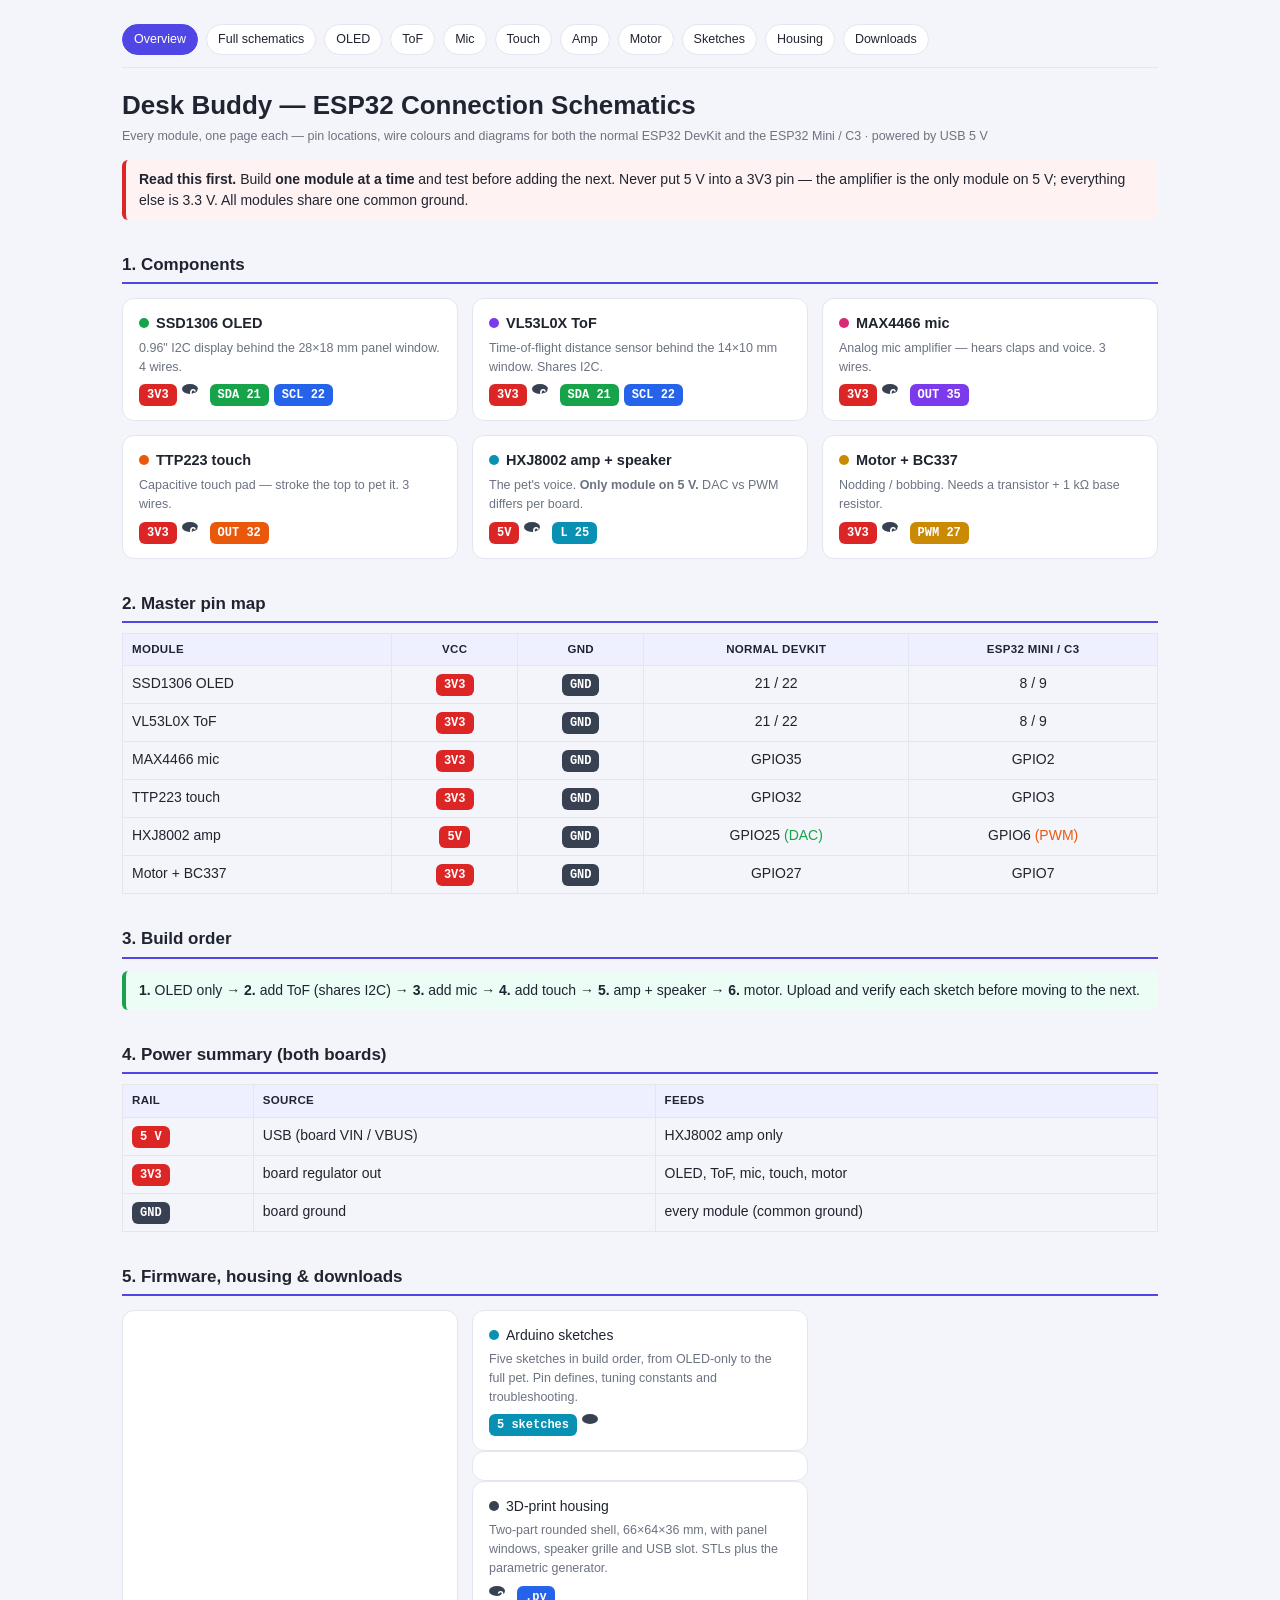
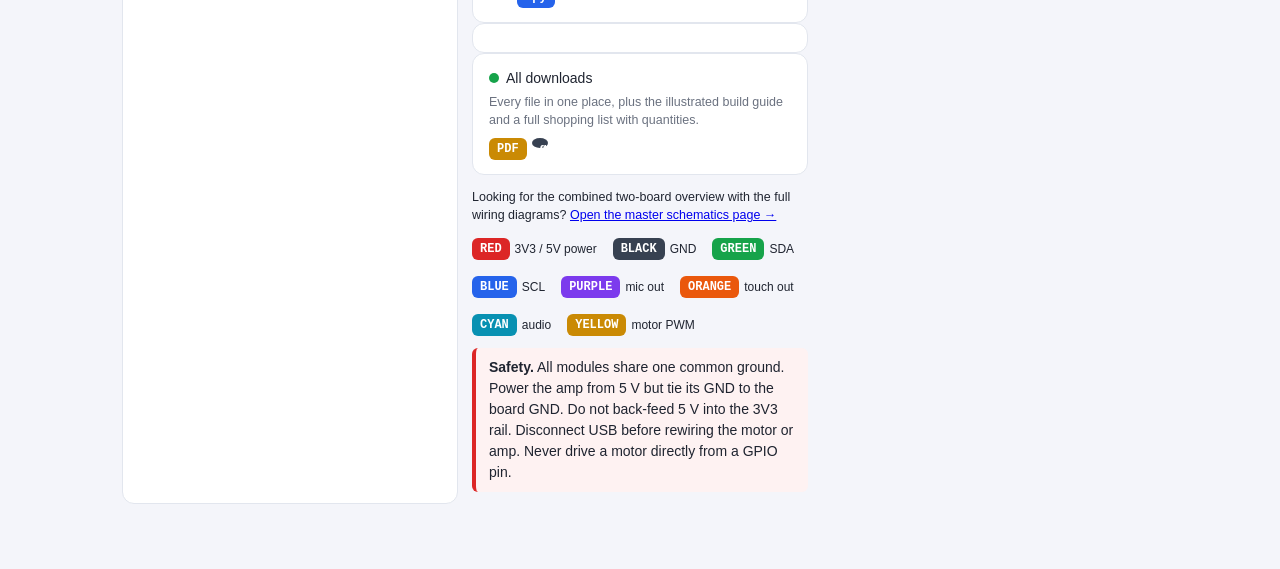
<file: index.html>
<!doctype html>
<html lang="en">
<head>
<meta charset="utf-8">
<meta name="viewport" content="width=device-width, initial-scale=1">
<title>Desk Buddy &mdash; ESP32 Connection Schematics</title>
<link rel="stylesheet" href="assets/style.css">
</head>
<body>
<div class="page">

  <div class="nav">
    <a href="index.html" class="active">Overview</a>
    <a href="schematics.html">Full schematics</a>
    <a href="component-oled.html">OLED</a>
    <a href="component-tof.html">ToF</a>
    <a href="component-mic.html">Mic</a>
    <a href="component-touch.html">Touch</a>
    <a href="component-amp.html">Amp</a>
    <a href="component-motor.html">Motor</a>
    <a href="sketches.html">Sketches</a>
    <a href="housing.html">Housing</a>
    <a href="downloads.html">Downloads</a>
  </div>

  <h1>Desk Buddy &mdash; ESP32 Connection Schematics</h1>
  <p class="sub">Every module, one page each &mdash; pin locations, wire colours and diagrams for both the
     normal ESP32 DevKit and the ESP32 Mini / C3 &middot; powered by USB 5&nbsp;V</p>

  <div class="note danger">
    <b>Read this first.</b> Build <b>one module at a time</b> and test before adding the next.
    Never put 5&nbsp;V into a 3V3 pin &mdash; the amplifier is the only module on 5&nbsp;V; everything
    else is 3.3&nbsp;V. All modules share one common ground.
  </div>

  <h2>1. Components</h2>
  <div class="cards">

    <a class="card" href="component-oled.html">
      <div class="ttl"><span class="k" style="background:#16a34a"></span>SSD1306 OLED</div>
      <div class="desc">0.96&quot; I2C display behind the 28&times;18 mm panel window. 4 wires.</div>
      <div class="pins">
        <span class="chip r">3V3</span><span class="chip k">GND</span>
        <span class="chip g">SDA 21</span><span class="chip b">SCL 22</span>
      </div>
    </a>

    <a class="card" href="component-tof.html">
      <div class="ttl"><span class="k" style="background:#7c3aed"></span>VL53L0X ToF</div>
      <div class="desc">Time-of-flight distance sensor behind the 14&times;10 mm window. Shares I2C.</div>
      <div class="pins">
        <span class="chip r">3V3</span><span class="chip k">GND</span>
        <span class="chip g">SDA 21</span><span class="chip b">SCL 22</span>
      </div>
    </a>

    <a class="card" href="component-mic.html">
      <div class="ttl"><span class="k" style="background:#db2777"></span>MAX4466 mic</div>
      <div class="desc">Analog mic amplifier &mdash; hears claps and voice. 3 wires.</div>
      <div class="pins">
        <span class="chip r">3V3</span><span class="chip k">GND</span><span class="chip p">OUT 35</span>
      </div>
    </a>

    <a class="card" href="component-touch.html">
      <div class="ttl"><span class="k" style="background:#ea580c"></span>TTP223 touch</div>
      <div class="desc">Capacitive touch pad &mdash; stroke the top to pet it. 3 wires.</div>
      <div class="pins">
        <span class="chip r">3V3</span><span class="chip k">GND</span><span class="chip o">OUT 32</span>
      </div>
    </a>

    <a class="card" href="component-amp.html">
      <div class="ttl"><span class="k" style="background:#0891b2"></span>HXJ8002 amp + speaker</div>
      <div class="desc">The pet's voice. <b>Only module on 5 V.</b> DAC vs PWM differs per board.</div>
      <div class="pins">
        <span class="chip r">5V</span><span class="chip k">GND</span><span class="chip c">L 25</span>
      </div>
    </a>

    <a class="card" href="component-motor.html">
      <div class="ttl"><span class="k" style="background:#ca8a04"></span>Motor + BC337</div>
      <div class="desc">Nodding / bobbing. Needs a transistor + 1 k&Omega; base resistor.</div>
      <div class="pins">
        <span class="chip r">3V3</span><span class="chip k">GND</span><span class="chip y">PWM 27</span>
      </div>
    </a>

  </div>

  <h2>2. Master pin map</h2>
  <table>
    <tr><th>Module</th><th class="c">VCC</th><th class="c">GND</th><th class="c">Normal DevKit</th><th class="c">ESP32 Mini / C3</th></tr>
    <tr><td>SSD1306 OLED</td><td class="c"><span class="chip r">3V3</span></td><td class="c"><span class="chip k">GND</span></td><td class="c">21 / 22</td><td class="c">8 / 9</td></tr>
    <tr><td>VL53L0X ToF</td><td class="c"><span class="chip r">3V3</span></td><td class="c"><span class="chip k">GND</span></td><td class="c">21 / 22</td><td class="c">8 / 9</td></tr>
    <tr><td>MAX4466 mic</td><td class="c"><span class="chip r">3V3</span></td><td class="c"><span class="chip k">GND</span></td><td class="c">GPIO35</td><td class="c">GPIO2</td></tr>
    <tr><td>TTP223 touch</td><td class="c"><span class="chip r">3V3</span></td><td class="c"><span class="chip k">GND</span></td><td class="c">GPIO32</td><td class="c">GPIO3</td></tr>
    <tr><td>HXJ8002 amp</td><td class="c"><span class="chip r">5V</span></td><td class="c"><span class="chip k">GND</span></td><td class="c">GPIO25 <span style="color:#16a34a">(DAC)</span></td><td class="c">GPIO6 <span style="color:#ea580c">(PWM)</span></td></tr>
    <tr><td>Motor + BC337</td><td class="c"><span class="chip r">3V3</span></td><td class="c"><span class="chip k">GND</span></td><td class="c">GPIO27</td><td class="c">GPIO7</td></tr>
  </table>

  <h2>3. Build order</h2>
  <div class="note ok">
    <b>1.</b> OLED only &rarr; <b>2.</b> add ToF (shares I2C) &rarr; <b>3.</b> add mic &rarr;
    <b>4.</b> add touch &rarr; <b>5.</b> amp + speaker &rarr; <b>6.</b> motor.
    Upload and verify each sketch before moving to the next.
  </div>

  <h2>4. Power summary (both boards)</h2>
  <table>
    <tr><th>Rail</th><th>Source</th><th>Feeds</th></tr>
    <tr><td><span class="chip r">5 V</span></td><td>USB (board VIN / VBUS)</td><td>HXJ8002 amp only</td></tr>
    <tr><td><span class="chip r">3V3</span></td><td>board regulator out</td><td>OLED, ToF, mic, touch, motor</td></tr>
    <tr><td><span class="chip k">GND</span></td><td>board ground</td><td>every module (common ground)</td></tr>
  </table>

  <h2>5. Firmware, housing &amp; downloads</h2>
  <div class="cards">

    <a class="card" href="sketches.html">
      <div class="ttl"><span class="k" style="background:#0891b2"></span>Arduino sketches</span>
      <div class="desc">Five sketches in build order, from OLED-only to the full pet. Pin defines,
        tuning constants and troubleshooting.</div>
      <div class="pins"><span class="chip c">5 sketches</span><span class="chip k">.ino</span></div>
    </a>

    <a class="card" href="housing.html">
      <div class="ttl"><span class="k" style="background:#374151"></span>3D-print housing</span>
      <div class="desc">Two-part rounded shell, 66&times;64&times;36&nbsp;mm, with panel windows,
        speaker grille and USB slot. STLs plus the parametric generator.</div>
      <div class="pins"><span class="chip k">2 STL</span><span class="chip b">.py</span></div>
    </a>

    <a class="card" href="downloads.html">
      <div class="ttl"><span class="k" style="background:#16a34a"></span>All downloads</span>
      <div class="desc">Every file in one place, plus the illustrated build guide and a full
        shopping list with quantities.</div>
      <div class="pins"><span class="chip y">PDF</span><span class="chip k">guide</span></div>
    </a>

  </div>

  <p style="font-size:12.5px;">
    Looking for the combined two-board overview with the full wiring diagrams?
    <a href="schematics.html">Open the master schematics page &rarr;</a>
  </p>

  <div class="legend">
    <span><span class="chip r">RED</span> 3V3 / 5V power</span>
    <span><span class="chip k">BLACK</span> GND</span>
    <span><span class="chip g">GREEN</span> SDA</span>
    <span><span class="chip b">BLUE</span> SCL</span>
    <span><span class="chip p">PURPLE</span> mic out</span>
    <span><span class="chip o">ORANGE</span> touch out</span>
    <span><span class="chip c">CYAN</span> audio</span>
    <span><span class="chip y">YELLOW</span> motor PWM</span>
  </div>

  <div class="note danger">
    <b>Safety.</b> All modules share one common ground. Power the amp from 5&nbsp;V but tie its GND to
    the board GND. Do not back-feed 5&nbsp;V into the 3V3 rail. Disconnect USB before rewiring the
    motor or amp. Never drive a motor directly from a GPIO pin.
  </div>

</div>
</body>
</html>
</file>
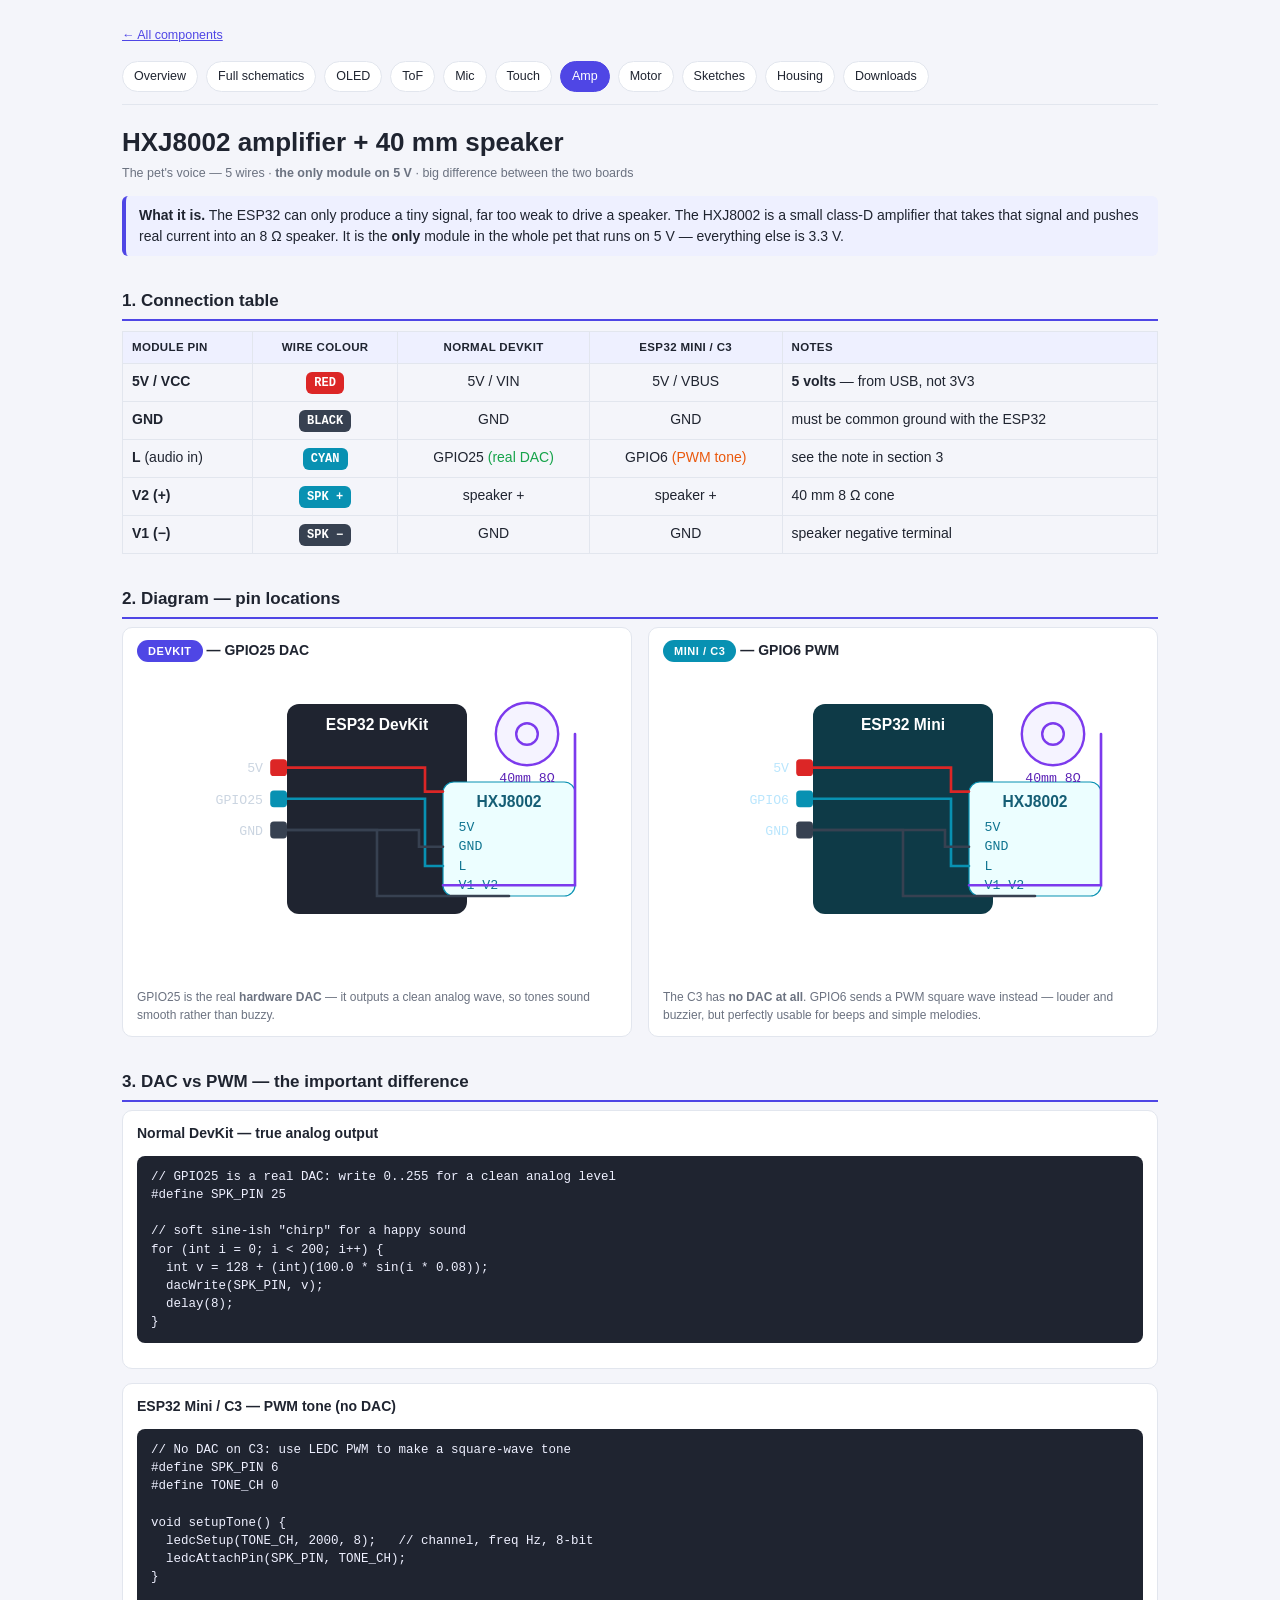
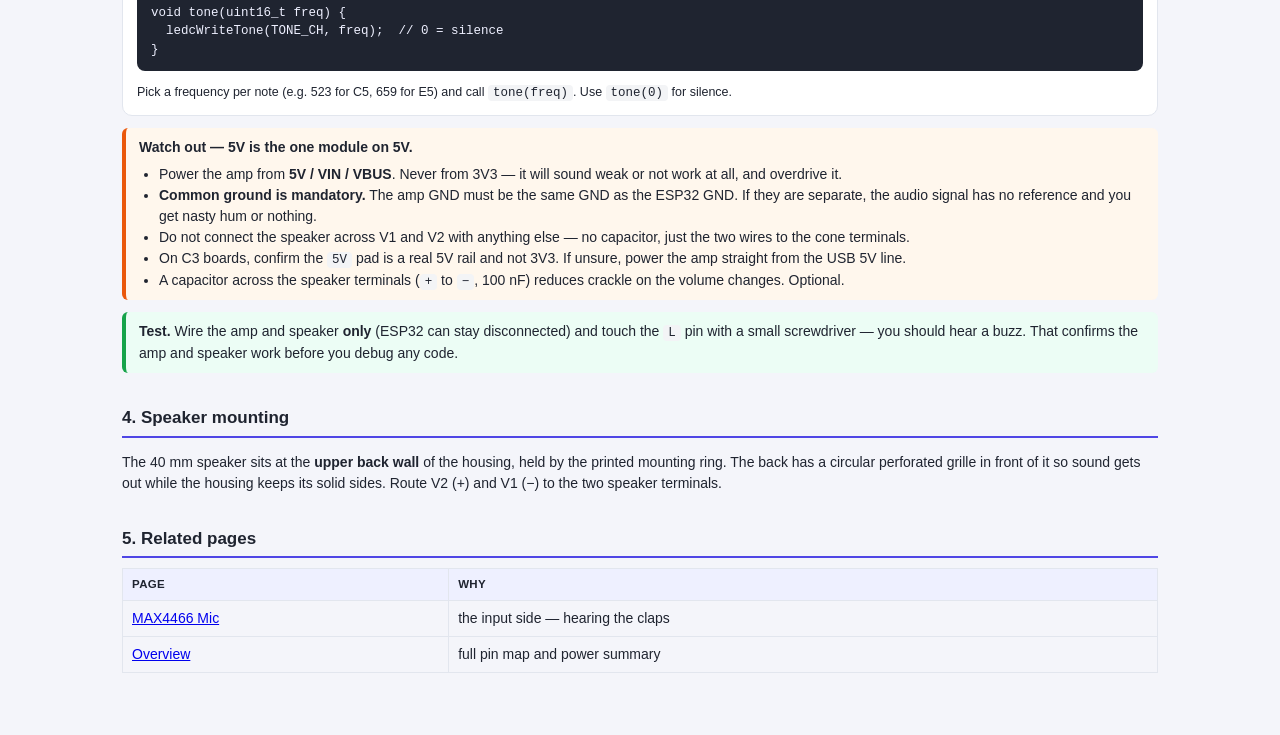
<file: component-amp.html>
<!doctype html>
<html lang="en">
<head>
<meta charset="utf-8">
<meta name="viewport" content="width=device-width, initial-scale=1">
<title>HXJ8002 Amp + Speaker &mdash; Desk Buddy Schematics</title>
<link rel="stylesheet" href="assets/style.css">
</head>
<body>
<div class="page">

  <a class="back" href="index.html">&larr; All components</a>

  <div class="nav">
    <a href="index.html">Overview</a>
    <a href="schematics.html">Full schematics</a>
    <a href="component-oled.html">OLED</a>
    <a href="component-tof.html">ToF</a>
    <a href="component-mic.html">Mic</a>
    <a href="component-touch.html">Touch</a>
    <a href="component-amp.html" class="active">Amp</a>
    <a href="component-motor.html">Motor</a>
    <a href="sketches.html">Sketches</a>
    <a href="housing.html">Housing</a>
    <a href="downloads.html">Downloads</a>
  </div>

  <h1>HXJ8002 amplifier + 40&nbsp;mm speaker</h1>
  <p class="sub">The pet's voice &mdash; 5 wires &middot; <b>the only module on 5&nbsp;V</b> &middot; big difference between the two boards</p>

  <div class="note">
    <b>What it is.</b> The ESP32 can only produce a tiny signal, far too weak to drive a speaker.
    The HXJ8002 is a small class-D amplifier that takes that signal and pushes real current into an
    8&nbsp;&Omega; speaker. It is the <b>only</b> module in the whole pet that runs on 5&nbsp;V &mdash;
    everything else is 3.3&nbsp;V.
  </div>

  <h2>1. Connection table</h2>
  <table>
    <tr><th>Module pin</th><th class="c">Wire colour</th><th class="c">Normal DevKit</th><th class="c">ESP32 Mini / C3</th><th>Notes</th></tr>
    <tr><td><b>5V / VCC</b></td><td class="c"><span class="chip r">RED</span></td><td class="c">5V / VIN</td><td class="c">5V / VBUS</td><td><b>5 volts</b> &mdash; from USB, not 3V3</td></tr>
    <tr><td><b>GND</b></td><td class="c"><span class="chip k">BLACK</span></td><td class="c">GND</td><td class="c">GND</td><td>must be common ground with the ESP32</td></tr>
    <tr><td><b>L</b> (audio in)</td><td class="c"><span class="chip c">CYAN</span></td><td class="c">GPIO25 <span style="color:#16a34a">(real DAC)</span></td><td class="c">GPIO6 <span style="color:#ea580c">(PWM tone)</span></td><td>see the note in section 3</td></tr>
    <tr><td><b>V2 (+)</b></td><td class="c"><span class="chip c">SPK +</span></td><td class="c">speaker +</td><td class="c">speaker +</td><td>40&nbsp;mm 8&nbsp;&Omega; cone</td></tr>
    <tr><td><b>V1 (&minus;)</b></td><td class="c"><span class="chip k">SPK &minus;</span></td><td class="c">GND</td><td class="c">GND</td><td>speaker negative terminal</td></tr>
  </table>

  <h2>2. Diagram &mdash; pin locations</h2>

  <div class="grid2">

    <div class="panel">
      <h3><span class="badge dev">DevKit</span> &mdash; GPIO25 DAC</h3>
      <svg viewBox="0 0 400 260" xmlns="http://www.w3.org/2000/svg">
        <style>
          .t { font: 11px ui-monospace, Consolas, monospace; }
          .h { font: 600 13px -apple-system, Segoe UI, sans-serif; }
          .w { stroke-width: 2.2; fill: none; stroke-linecap: round; }
        </style>
        <rect x="125" y="30" width="150" height="175" rx="10" fill="#1f2430"/>
        <text x="200" y="52" class="h" fill="#fff" text-anchor="middle">ESP32 DevKit</text>

        <rect x="111" y="76" width="14" height="14" rx="3" fill="#dc2626"/>
        <text x="105" y="87" class="t" fill="#cbd5e1" text-anchor="end">5V</text>
        <rect x="111" y="102" width="14" height="14" rx="3" fill="#0891b2"/>
        <text x="105" y="113" class="t" fill="#cbd5e1" text-anchor="end">GPIO25</text>
        <rect x="111" y="128" width="14" height="14" rx="3" fill="#374151"/>
        <text x="105" y="139" class="t" fill="#cbd5e1" text-anchor="end">GND</text>

        <!-- amp -->
        <rect x="255" y="95" width="110" height="95" rx="9" fill="#ecfeff" stroke="#0891b2"/>
        <text x="310" y="116" class="h" fill="#155e75" text-anchor="middle">HXJ8002</text>
        <g class="t" fill="#0e7490">
          <text x="268" y="136">5V</text>
          <text x="268" y="152">GND</text>
          <text x="268" y="168">L</text>
          <text x="268" y="184">V1&nbsp;V2</text>
        </g>

        <!-- speaker -->
        <circle cx="325" cy="55" r="26" fill="#f5f3ff" stroke="#7c3aed" stroke-width="2"/>
        <circle cx="325" cy="55" r="9" fill="none" stroke="#7c3aed" stroke-width="2"/>
        <text x="325" y="95" class="t" fill="#5b21b6" text-anchor="middle">40mm 8&Omega;</text>

        <path class="w" stroke="#dc2626" d="M125 83 H240 V103 H255"/>
        <path class="w" stroke="#0891b2" d="M125 109 H240 V165 H255"/>
        <path class="w" stroke="#374151" d="M125 135 H235 V149 H255"/>
        <path class="w" stroke="#7c3aed" d="M365 55 H365 V181 H255"/>
        <path class="w" stroke="#374151" d="M125 135 H200 V190 H310 V190"/>
      </svg>
      <p style="font-size:12px;color:#6b7280;margin:8px 0 0;">
        GPIO25 is the real <b>hardware DAC</b> &mdash; it outputs a clean analog wave, so tones sound
        smooth rather than buzzy.
      </p>
    </div>

    <div class="panel">
      <h3><span class="badge mini">Mini / C3</span> &mdash; GPIO6 PWM</h3>
      <svg viewBox="0 0 400 260" xmlns="http://www.w3.org/2000/svg">
        <style>
          .t { font: 11px ui-monospace, Consolas, monospace; }
          .h { font: 600 13px -apple-system, Segoe UI, sans-serif; }
          .w { stroke-width: 2.2; fill: none; stroke-linecap: round; }
        </style>
        <rect x="125" y="30" width="150" height="175" rx="10" fill="#0e3a47"/>
        <text x="200" y="52" class="h" fill="#fff" text-anchor="middle">ESP32 Mini</text>

        <rect x="111" y="76" width="14" height="14" rx="3" fill="#dc2626"/>
        <text x="105" y="87" class="t" fill="#bae6fd" text-anchor="end">5V</text>
        <rect x="111" y="102" width="14" height="14" rx="3" fill="#0891b2"/>
        <text x="105" y="113" class="t" fill="#bae6fd" text-anchor="end">GPIO6</text>
        <rect x="111" y="128" width="14" height="14" rx="3" fill="#374151"/>
        <text x="105" y="139" class="t" fill="#bae6fd" text-anchor="end">GND</text>

        <rect x="255" y="95" width="110" height="95" rx="9" fill="#ecfeff" stroke="#0891b2"/>
        <text x="310" y="116" class="h" fill="#155e75" text-anchor="middle">HXJ8002</text>
        <g class="t" fill="#0e7490">
          <text x="268" y="136">5V</text>
          <text x="268" y="152">GND</text>
          <text x="268" y="168">L</text>
          <text x="268" y="184">V1&nbsp;V2</text>
        </g>

        <circle cx="325" cy="55" r="26" fill="#f5f3ff" stroke="#7c3aed" stroke-width="2"/>
        <circle cx="325" cy="55" r="9" fill="none" stroke="#7c3aed" stroke-width="2"/>
        <text x="325" y="95" class="t" fill="#5b21b6" text-anchor="middle">40mm 8&Omega;</text>

        <path class="w" stroke="#dc2626" d="M125 83 H240 V103 H255"/>
        <path class="w" stroke="#0891b2" d="M125 109 H240 V165 H255"/>
        <path class="w" stroke="#374151" d="M125 135 H235 V149 H255"/>
        <path class="w" stroke="#7c3aed" d="M365 55 H365 V181 H255"/>
        <path class="w" stroke="#374151" d="M125 135 H200 V190 H310 V190"/>
      </svg>
      <p style="font-size:12px;color:#6b7280;margin:8px 0 0;">
        The C3 has <b>no DAC at all</b>. GPIO6 sends a PWM square wave instead &mdash; louder and
        buzzier, but perfectly usable for beeps and simple melodies.
      </p>
    </div>

  </div>

  <h2>3. DAC vs PWM &mdash; the important difference</h2>

  <div class="panel">
    <h3>Normal DevKit &mdash; true analog output</h3>
<pre>// GPIO25 is a real DAC: write 0..255 for a clean analog level
#define SPK_PIN 25

// soft sine-ish "chirp" for a happy sound
for (int i = 0; i < 200; i++) {
  int v = 128 + (int)(100.0 * sin(i * 0.08));
  dacWrite(SPK_PIN, v);
  delay(8);
}</pre>
  </div>

  <div class="panel" style="margin-top:14px;">
    <h3>ESP32 Mini / C3 &mdash; PWM tone (no DAC)</h3>
<pre>// No DAC on C3: use LEDC PWM to make a square-wave tone
#define SPK_PIN 6
#define TONE_CH 0

void setupTone() {
  ledcSetup(TONE_CH, 2000, 8);   // channel, freq Hz, 8-bit
  ledcAttachPin(SPK_PIN, TONE_CH);
}

void tone(uint16_t freq) {
  ledcWriteTone(TONE_CH, freq);  // 0 = silence
}</pre>
    <p style="font-size:12.5px;margin:6px 0 0;">
      Pick a frequency per note (e.g. 523 for C5, 659 for E5) and call <code>tone(freq)</code>.
      Use <code>tone(0)</code> for silence.
    </p>
  </div>

  <div class="note warn">
    <b>Watch out &mdash; 5V is the one module on 5V.</b>
    <ul style="margin:6px 0 0;padding-left:20px;">
      <li>Power the amp from <b>5V / VIN / VBUS</b>. Never from 3V3 &mdash; it will sound weak or not
        work at all, and overdrive it.</li>
      <li><b>Common ground is mandatory.</b> The amp GND must be the same GND as the ESP32 GND. If
        they are separate, the audio signal has no reference and you get nasty hum or nothing.</li>
      <li>Do not connect the speaker across V1 and V2 with anything else &mdash; no capacitor, just
        the two wires to the cone terminals.</li>
      <li>On C3 boards, confirm the <code>5V</code> pad is a real 5V rail and not 3V3. If unsure,
        power the amp straight from the USB 5V line.</li>
      <li>A capacitor across the speaker terminals (<code>+</code> to <code>&minus;</code>,
        100&nbsp;nF) reduces crackle on the volume changes. Optional.</li>
    </ul>
  </div>

  <div class="note ok">
    <b>Test.</b> Wire the amp and speaker <b>only</b> (ESP32 can stay disconnected) and touch the
    <code>L</code> pin with a small screwdriver &mdash; you should hear a buzz. That confirms the amp
    and speaker work before you debug any code.
  </div>

  <h2>4. Speaker mounting</h2>
  <p>The 40&nbsp;mm speaker sits at the <b>upper back wall</b> of the housing, held by the printed
     mounting ring. The back has a circular perforated grille in front of it so sound gets out while
     the housing keeps its solid sides. Route V2 (+) and V1 (&minus;) to the two speaker terminals.</p>

  <h2>5. Related pages</h2>
  <table>
    <tr><th>Page</th><th>Why</th></tr>
    <tr><td><a href="component-mic.html">MAX4466 Mic</a></td><td>the input side &mdash; hearing the claps</td></tr>
    <tr><td><a href="index.html">Overview</a></td><td>full pin map and power summary</td></tr>
  </table>

</div>
</body>
</html>
</file>
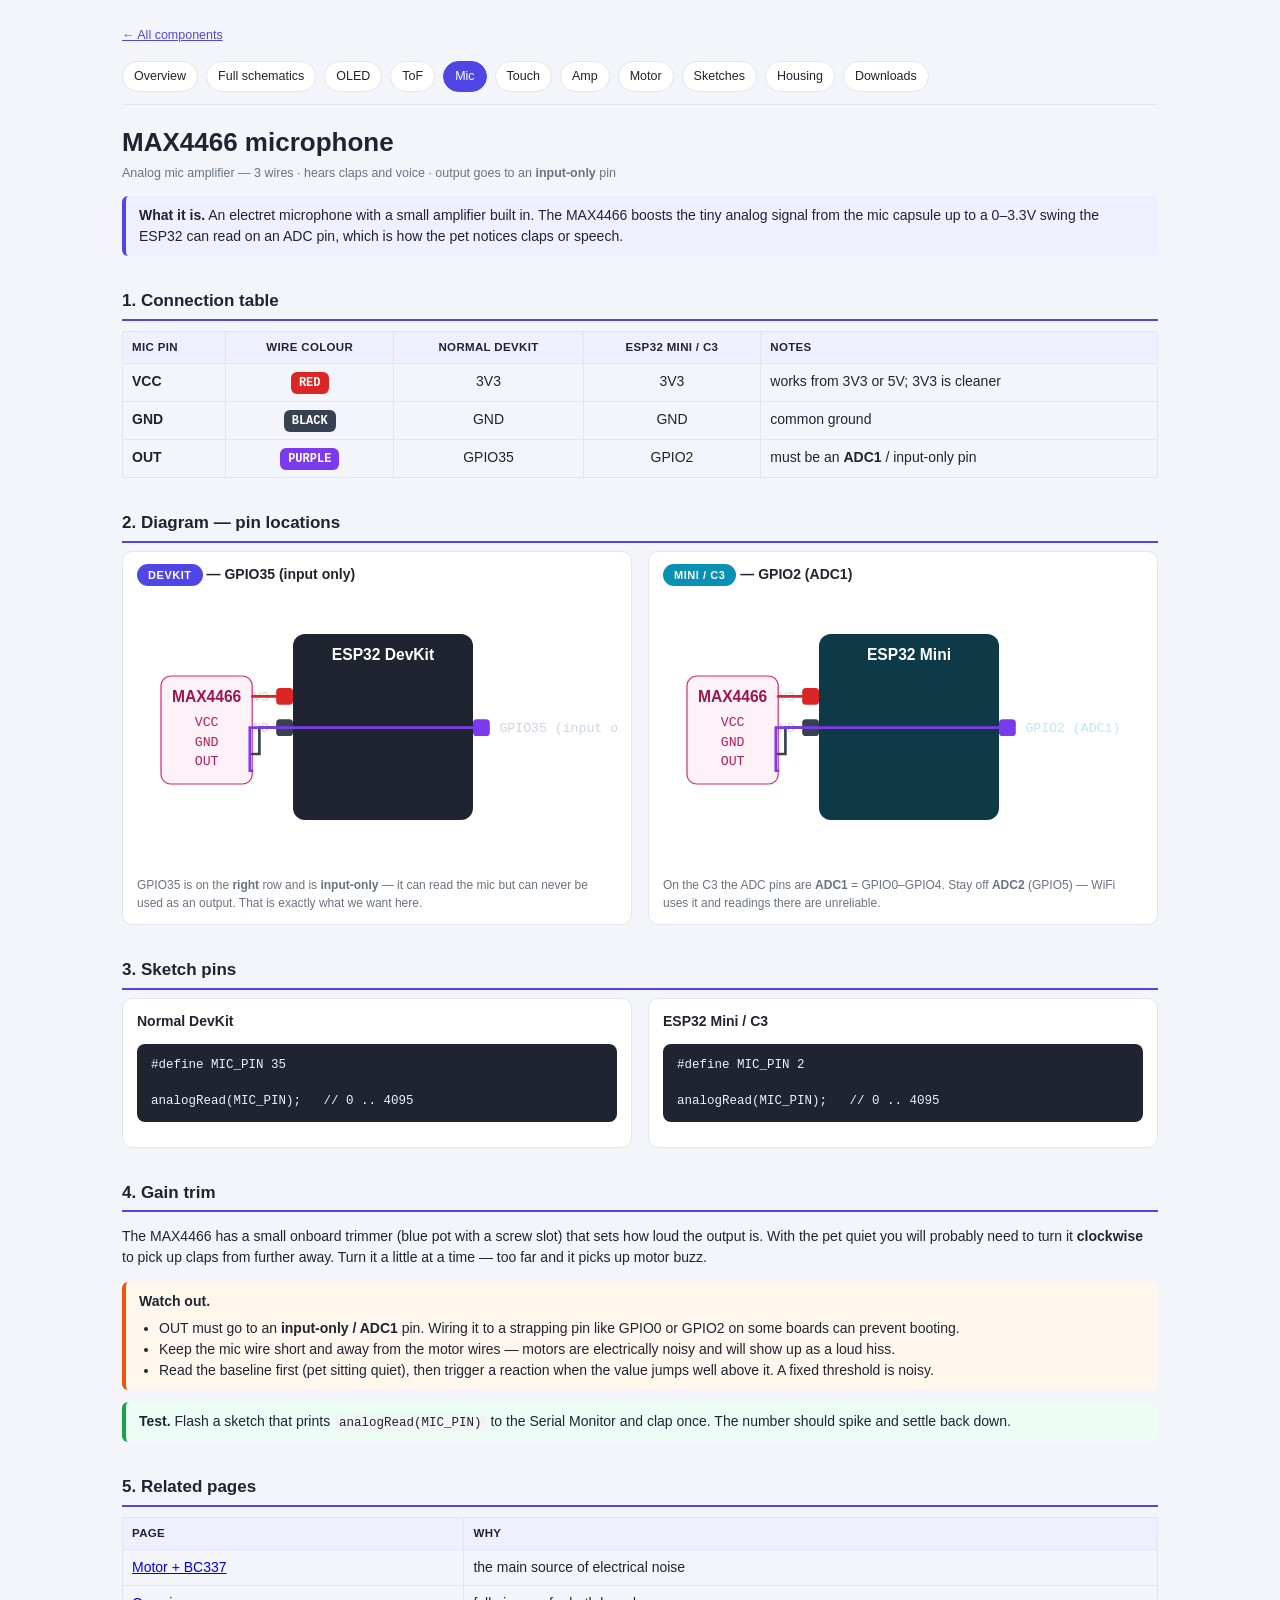
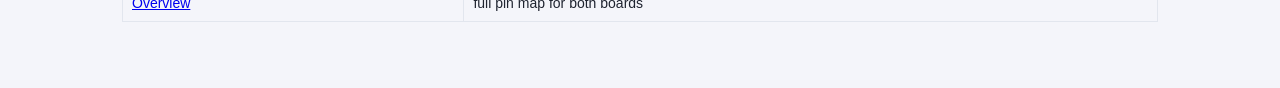
<file: component-mic.html>
<!doctype html>
<html lang="en">
<head>
<meta charset="utf-8">
<meta name="viewport" content="width=device-width, initial-scale=1">
<title>MAX4466 Microphone &mdash; Desk Buddy Schematics</title>
<link rel="stylesheet" href="assets/style.css">
</head>
<body>
<div class="page">

  <a class="back" href="index.html">&larr; All components</a>

  <div class="nav">
    <a href="index.html">Overview</a>
    <a href="schematics.html">Full schematics</a>
    <a href="component-oled.html">OLED</a>
    <a href="component-tof.html">ToF</a>
    <a href="component-mic.html" class="active">Mic</a>
    <a href="component-touch.html">Touch</a>
    <a href="component-amp.html">Amp</a>
    <a href="component-motor.html">Motor</a>
    <a href="sketches.html">Sketches</a>
    <a href="housing.html">Housing</a>
    <a href="downloads.html">Downloads</a>
  </div>

  <h1>MAX4466 microphone</h1>
  <p class="sub">Analog mic amplifier &mdash; 3 wires &middot; hears claps and voice &middot; output goes to an <b>input-only</b> pin</p>

  <div class="note">
    <b>What it is.</b> An electret microphone with a small amplifier built in. The MAX4466 boosts the
    tiny analog signal from the mic capsule up to a 0&ndash;3.3V swing the ESP32 can read on an ADC
    pin, which is how the pet notices claps or speech.
  </div>

  <h2>1. Connection table</h2>
  <table>
    <tr><th>Mic pin</th><th class="c">Wire colour</th><th class="c">Normal DevKit</th><th class="c">ESP32 Mini / C3</th><th>Notes</th></tr>
    <tr><td><b>VCC</b></td><td class="c"><span class="chip r">RED</span></td><td class="c">3V3</td><td class="c">3V3</td><td>works from 3V3 or 5V; 3V3 is cleaner</td></tr>
    <tr><td><b>GND</b></td><td class="c"><span class="chip k">BLACK</span></td><td class="c">GND</td><td class="c">GND</td><td>common ground</td></tr>
    <tr><td><b>OUT</b></td><td class="c"><span class="chip p">PURPLE</span></td><td class="c">GPIO35</td><td class="c">GPIO2</td><td>must be an <b>ADC1</b> / input-only pin</td></tr>
  </table>

  <h2>2. Diagram &mdash; pin locations</h2>

  <div class="grid2">

    <div class="panel">
      <h3><span class="badge dev">DevKit</span> &mdash; GPIO35 (input only)</h3>
      <svg viewBox="0 0 400 230" xmlns="http://www.w3.org/2000/svg">
        <style>
          .t { font: 11px ui-monospace, Consolas, monospace; }
          .h { font: 600 13px -apple-system, Segoe UI, sans-serif; }
          .w { stroke-width: 2.2; fill: none; stroke-linecap: round; }
        </style>
        <rect x="130" y="35" width="150" height="155" rx="10" fill="#1f2430"/>
        <text x="205" y="57" class="h" fill="#fff" text-anchor="middle">ESP32 DevKit</text>

        <rect x="116" y="80" width="14" height="14" rx="3" fill="#dc2626"/>
        <rect x="116" y="106" width="14" height="14" rx="3" fill="#374151"/>
        <g class="t" fill="#cbd5e1" text-anchor="end">
          <text x="110" y="91">3V3</text>
          <text x="110" y="117">GND</text>
        </g>

        <!-- right side, analog input -->
        <rect x="280" y="106" width="14" height="14" rx="3" fill="#7c3aed"/>
        <text x="302" y="117" class="t" fill="#cbd5e1">GPIO35 (input only)</text>

        <!-- module -->
        <rect x="20" y="70" width="76" height="90" rx="8" fill="#fdf2f8" stroke="#db2777"/>
        <text x="58" y="92" class="h" fill="#9d174d" text-anchor="middle">MAX4466</text>
        <g class="t" fill="#be185d" text-anchor="middle">
          <text x="58" y="112">VCC</text>
          <text x="58" y="128">GND</text>
          <text x="58" y="144">OUT</text>
        </g>

        <path class="w" stroke="#dc2626" d="M96 87 H106 V87 H116"/>
        <path class="w" stroke="#374151" d="M96 135 H102 V113 H116"/>
        <path class="w" stroke="#7c3aed" d="M96 149 H94 V113 H280"/>
      </svg>
      <p style="font-size:12px;color:#6b7280;margin:8px 0 0;">
        GPIO35 is on the <b>right</b> row and is <b>input-only</b> &mdash; it can read the mic but can
        never be used as an output. That is exactly what we want here.
      </p>
    </div>

    <div class="panel">
      <h3><span class="badge mini">Mini / C3</span> &mdash; GPIO2 (ADC1)</h3>
      <svg viewBox="0 0 400 230" xmlns="http://www.w3.org/2000/svg">
        <style>
          .t { font: 11px ui-monospace, Consolas, monospace; }
          .h { font: 600 13px -apple-system, Segoe UI, sans-serif; }
          .w { stroke-width: 2.2; fill: none; stroke-linecap: round; }
        </style>
        <rect x="130" y="35" width="150" height="155" rx="10" fill="#0e3a47"/>
        <text x="205" y="57" class="h" fill="#fff" text-anchor="middle">ESP32 Mini</text>

        <rect x="116" y="80" width="14" height="14" rx="3" fill="#dc2626"/>
        <rect x="116" y="106" width="14" height="14" rx="3" fill="#374151"/>
        <g class="t" fill="#bae6fd" text-anchor="end">
          <text x="110" y="91">3V3</text>
          <text x="110" y="117">GND</text>
        </g>

        <rect x="280" y="106" width="14" height="14" rx="3" fill="#7c3aed"/>
        <text x="302" y="117" class="t" fill="#bae6fd">GPIO2 (ADC1)</text>

        <rect x="20" y="70" width="76" height="90" rx="8" fill="#fdf2f8" stroke="#db2777"/>
        <text x="58" y="92" class="h" fill="#9d174d" text-anchor="middle">MAX4466</text>
        <g class="t" fill="#be185d" text-anchor="middle">
          <text x="58" y="112">VCC</text>
          <text x="58" y="128">GND</text>
          <text x="58" y="144">OUT</text>
        </g>

        <path class="w" stroke="#dc2626" d="M96 87 H106 V87 H116"/>
        <path class="w" stroke="#374151" d="M96 135 H102 V113 H116"/>
        <path class="w" stroke="#7c3aed" d="M96 149 H94 V113 H280"/>
      </svg>
      <p style="font-size:12px;color:#6b7280;margin:8px 0 0;">
        On the C3 the ADC pins are <b>ADC1</b> = GPIO0&ndash;GPIO4. Stay off <b>ADC2</b>
        (GPIO5) &mdash; WiFi uses it and readings there are unreliable.
      </p>
    </div>

  </div>

  <h2>3. Sketch pins</h2>
  <div class="grid2">
    <div class="panel">
      <h3>Normal DevKit</h3>
      <pre>#define MIC_PIN 35

analogRead(MIC_PIN);   // 0 .. 4095</pre>
    </div>
    <div class="panel">
      <h3>ESP32 Mini / C3</h3>
      <pre>#define MIC_PIN 2

analogRead(MIC_PIN);   // 0 .. 4095</pre>
    </div>
  </div>

  <h2>4. Gain trim</h2>
  <p>The MAX4466 has a small onboard trimmer (blue pot with a screw slot) that sets how loud the
     output is. With the pet quiet you will probably need to turn it <b>clockwise</b> to pick up claps
     from further away. Turn it a little at a time &mdash; too far and it picks up motor buzz.</p>

  <div class="note warn">
    <b>Watch out.</b>
    <ul style="margin:6px 0 0;padding-left:20px;">
      <li>OUT must go to an <b>input-only / ADC1</b> pin. Wiring it to a strapping pin like GPIO0 or
        GPIO2 on some boards can prevent booting.</li>
      <li>Keep the mic wire short and away from the motor wires &mdash; motors are electrically noisy
        and will show up as a loud hiss.</li>
      <li>Read the baseline first (pet sitting quiet), then trigger a reaction when the value jumps
        well above it. A fixed threshold is noisy.</li>
    </ul>
  </div>

  <div class="note ok">
    <b>Test.</b> Flash a sketch that prints <code>analogRead(MIC_PIN)</code> to the Serial Monitor and
    clap once. The number should spike and settle back down.
  </div>

  <h2>5. Related pages</h2>
  <table>
    <tr><th>Page</th><th>Why</th></tr>
    <tr><td><a href="component-motor.html">Motor + BC337</a></td><td>the main source of electrical noise</td></tr>
    <tr><td><a href="index.html">Overview</a></td><td>full pin map for both boards</td></tr>
  </table>

</div>
</body>
</html>
</file>
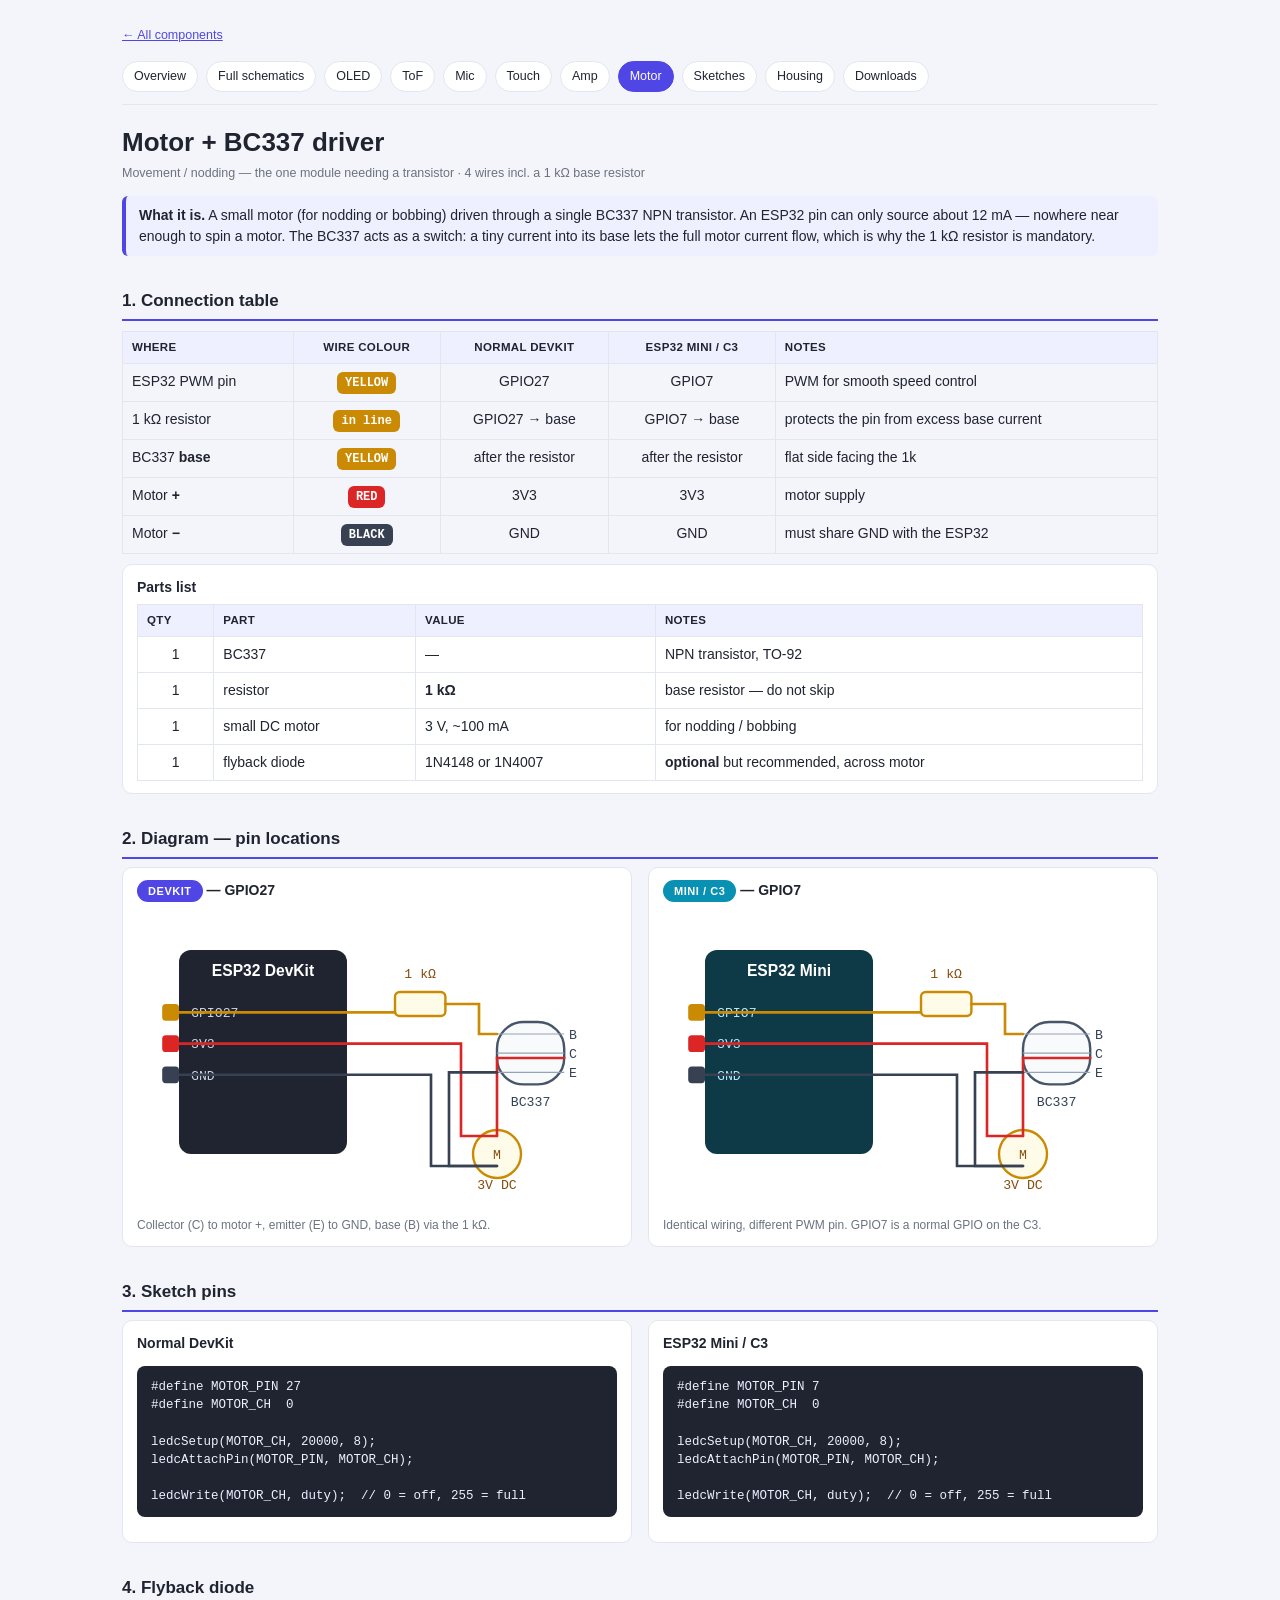
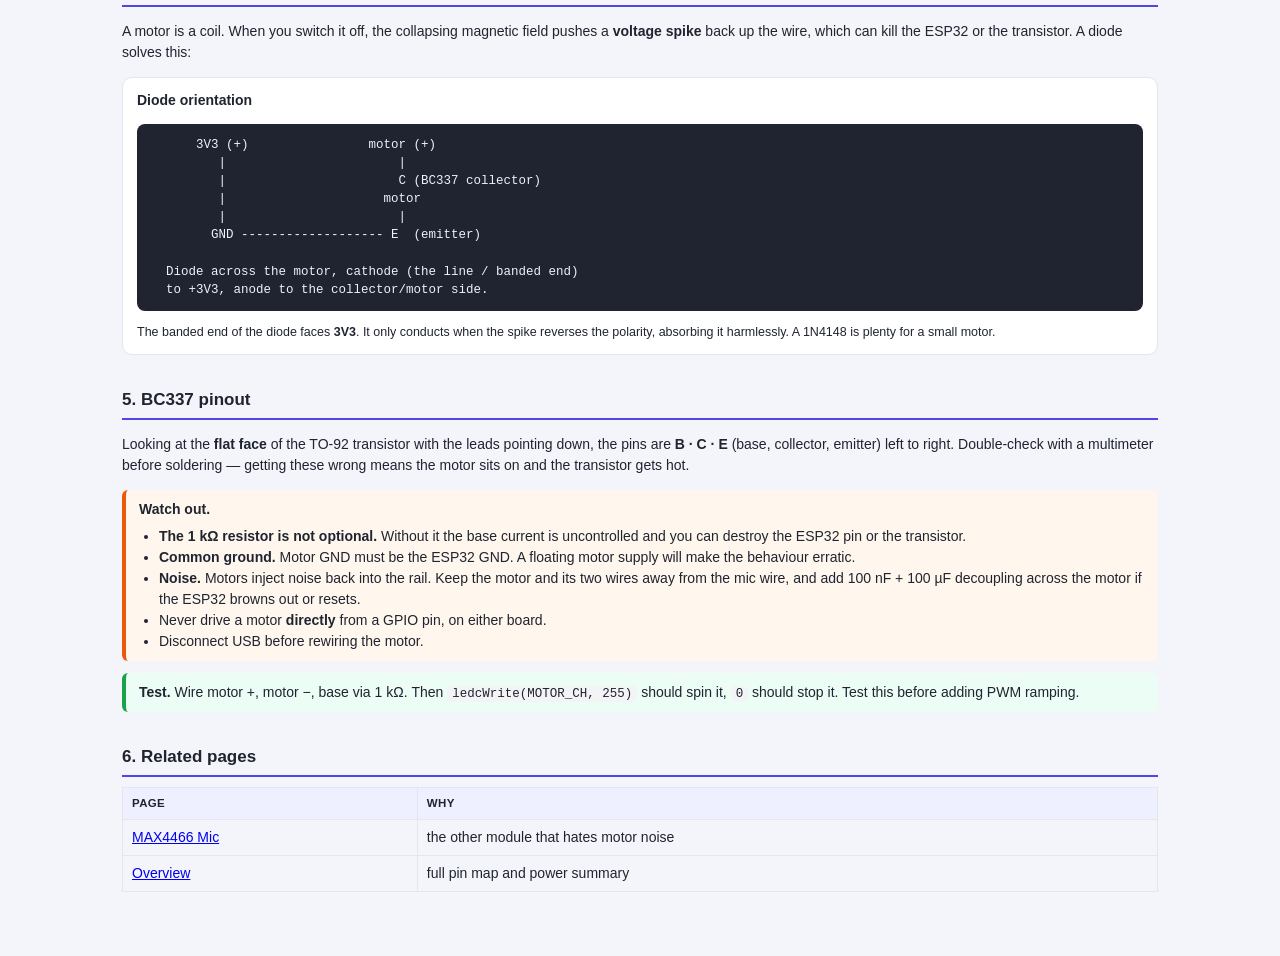
<file: component-motor.html>
<!doctype html>
<html lang="en">
<head>
<meta charset="utf-8">
<meta name="viewport" content="width=device-width, initial-scale=1">
<title>Motor + BC337 Driver &mdash; Desk Buddy Schematics</title>
<link rel="stylesheet" href="assets/style.css">
</head>
<body>
<div class="page">

  <a class="back" href="index.html">&larr; All components</a>

  <div class="nav">
    <a href="index.html">Overview</a>
    <a href="schematics.html">Full schematics</a>
    <a href="component-oled.html">OLED</a>
    <a href="component-tof.html">ToF</a>
    <a href="component-mic.html">Mic</a>
    <a href="component-touch.html">Touch</a>
    <a href="component-amp.html">Amp</a>
    <a href="component-motor.html" class="active">Motor</a>
    <a href="sketches.html">Sketches</a>
    <a href="housing.html">Housing</a>
    <a href="downloads.html">Downloads</a>
  </div>

  <h1>Motor + BC337 driver</h1>
  <p class="sub">Movement / nodding &mdash; the one module needing a transistor &middot; 4 wires incl. a 1&nbsp;k&Omega; base resistor</p>

  <div class="note">
    <b>What it is.</b> A small motor (for nodding or bobbing) driven through a single BC337 NPN
    transistor. An ESP32 pin can only source about 12&nbsp;mA &mdash; nowhere near enough to spin a
    motor. The BC337 acts as a switch: a tiny current into its base lets the full motor current
    flow, which is why the 1&nbsp;k&Omega; resistor is mandatory.
  </div>

  <h2>1. Connection table</h2>
  <table>
    <tr><th>Where</th><th class="c">Wire colour</th><th class="c">Normal DevKit</th><th class="c">ESP32 Mini / C3</th><th>Notes</th></tr>
    <tr><td>ESP32 PWM pin</td><td class="c"><span class="chip y">YELLOW</span></td><td class="c">GPIO27</td><td class="c">GPIO7</td><td>PWM for smooth speed control</td></tr>
    <tr><td>1&nbsp;k&Omega; resistor</td><td class="c"><span class="chip y">in line</span></td><td class="c">GPIO27 &rarr; base</td><td class="c">GPIO7 &rarr; base</td><td>protects the pin from excess base current</td></tr>
    <tr><td>BC337 <b>base</b></td><td class="c"><span class="chip y">YELLOW</span></td><td class="c">after the resistor</td><td class="c">after the resistor</td><td>flat side facing the 1k</td></tr>
    <tr><td>Motor <b>+</b></td><td class="c"><span class="chip r">RED</span></td><td class="c">3V3</td><td class="c">3V3</td><td>motor supply</td></tr>
    <tr><td>Motor <b>&minus;</b></td><td class="c"><span class="chip k">BLACK</span></td><td class="c">GND</td><td class="c">GND</td><td>must share GND with the ESP32</td></tr>
  </table>

  <div class="panel" style="margin-top:10px;">
    <h3>Parts list</h3>
    <table style="margin:6px 0 0;">
      <tr><th>Qty</th><th>Part</th><th>Value</th><th>Notes</th></tr>
      <tr><td class="c">1</td><td>BC337</td><td>&mdash;</td><td>NPN transistor, TO-92</td></tr>
      <tr><td class="c">1</td><td>resistor</td><td><b>1&nbsp;k&Omega;</b></td><td>base resistor &mdash; do not skip</td></tr>
      <tr><td class="c">1</td><td>small DC motor</td><td>3&nbsp;V, ~100&nbsp;mA</td><td>for nodding / bobbing</td></tr>
      <tr><td class="c">1</td><td>flyback diode</td><td>1N4148 or 1N4007</td><td><b>optional</b> but recommended, across motor</td></tr>
    </table>
  </div>

  <h2>2. Diagram &mdash; pin locations</h2>

  <div class="grid2">

    <div class="panel">
      <h3><span class="badge dev">DevKit</span> &mdash; GPIO27</h3>
      <svg viewBox="0 0 400 250" xmlns="http://www.w3.org/2000/svg">
        <style>
          .t { font: 11px ui-monospace, Consolas, monospace; }
          .h { font: 600 13px -apple-system, Segoe UI, sans-serif; }
          .w { stroke-width: 2.2; fill: none; stroke-linecap: round; }
        </style>
        <rect x="35" y="35" width="140" height="170" rx="10" fill="#1f2430"/>
        <text x="105" y="57" class="h" fill="#fff" text-anchor="middle">ESP32 DevKit</text>

        <rect x="21" y="80" width="14" height="14" rx="3" fill="#ca8a04"/>
        <text x="45" y="91" class="t" fill="#cbd5e1">GPIO27</text>
        <rect x="21" y="106" width="14" height="14" rx="3" fill="#dc2626"/>
        <text x="45" y="117" class="t" fill="#cbd5e1">3V3</text>
        <rect x="21" y="132" width="14" height="14" rx="3" fill="#374151"/>
        <text x="45" y="143" class="t" fill="#cbd5e1">GND</text>

        <!-- resistor -->
        <rect x="215" y="70" width="42" height="20" rx="4" fill="#fefce8" stroke="#ca8a04" stroke-width="2"/>
        <text x="236" y="58" class="t" fill="#854d0e" text-anchor="middle">1 k&Omega;</text>

        <!-- transistor -->
        <g>
          <rect x="300" y="95" width="56" height="52" rx="22" fill="#f8fafc" stroke="#475569" stroke-width="2"/>
          <line x1="300" y1="105" x2="356" y2="105" stroke="#94a3b8"/>
          <line x1="300" y1="121" x2="356" y2="121" stroke="#94a3b8"/>
          <line x1="300" y1="137" x2="356" y2="137" stroke="#94a3b8"/>
        </g>
        <text x="328" y="165" class="t" fill="#334155" text-anchor="middle">BC337</text>
        <text x="360" y="109" class="t" fill="#334155">B</text>
        <text x="360" y="125" class="t" fill="#334155">C</text>
        <text x="360" y="141" class="t" fill="#334155">E</text>

        <!-- motor -->
        <circle cx="300" cy="205" r="20" fill="#fefce8" stroke="#ca8a04" stroke-width="2"/>
        <text x="300" y="209" class="t" fill="#854d0e" text-anchor="middle">M</text>
        <text x="300" y="234" class="t" fill="#854d0e" text-anchor="middle">3V DC</text>

        <path class="w" stroke="#ca8a04" d="M35 87 H215"/>
        <path class="w" stroke="#ca8a04" d="M257 80 H285 V105 H300"/>
        <path class="w" stroke="#dc2626" d="M35 113 H270 V190 H300"/>
        <path class="w" stroke="#dc2626" d="M300 190 V125 H356"/>
        <path class="w" stroke="#374151" d="M35 139 H245 V215 H300"/>
        <path class="w" stroke="#374151" d="M300 215 H260 V137 H300"/>
      </svg>
      <p style="font-size:12px;color:#6b7280;margin:8px 0 0;">
        Collector (C) to motor&nbsp;+, emitter (E) to GND, base (B) via the 1&nbsp;k&Omega;.
      </p>
    </div>

    <div class="panel">
      <h3><span class="badge mini">Mini / C3</span> &mdash; GPIO7</h3>
      <svg viewBox="0 0 400 250" xmlns="http://www.w3.org/2000/svg">
        <style>
          .t { font: 11px ui-monospace, Consolas, monospace; }
          .h { font: 600 13px -apple-system, Segoe UI, sans-serif; }
          .w { stroke-width: 2.2; fill: none; stroke-linecap: round; }
        </style>
        <rect x="35" y="35" width="140" height="170" rx="10" fill="#0e3a47"/>
        <text x="105" y="57" class="h" fill="#fff" text-anchor="middle">ESP32 Mini</text>

        <rect x="21" y="80" width="14" height="14" rx="3" fill="#ca8a04"/>
        <text x="45" y="91" class="t" fill="#bae6fd">GPIO7</text>
        <rect x="21" y="106" width="14" height="14" rx="3" fill="#dc2626"/>
        <text x="45" y="117" class="t" fill="#bae6fd">3V3</text>
        <rect x="21" y="132" width="14" height="14" rx="3" fill="#374151"/>
        <text x="45" y="143" class="t" fill="#bae6fd">GND</text>

        <rect x="215" y="70" width="42" height="20" rx="4" fill="#fefce8" stroke="#ca8a04" stroke-width="2"/>
        <text x="236" y="58" class="t" fill="#854d0e" text-anchor="middle">1 k&Omega;</text>

        <g>
          <rect x="300" y="95" width="56" height="52" rx="22" fill="#f8fafc" stroke="#475569" stroke-width="2"/>
          <line x1="300" y1="105" x2="356" y2="105" stroke="#94a3b8"/>
          <line x1="300" y1="121" x2="356" y2="121" stroke="#94a3b8"/>
          <line x1="300" y1="137" x2="356" y2="137" stroke="#94a3b8"/>
        </g>
        <text x="328" y="165" class="t" fill="#334155" text-anchor="middle">BC337</text>
        <text x="360" y="109" class="t" fill="#334155">B</text>
        <text x="360" y="125" class="t" fill="#334155">C</text>
        <text x="360" y="141" class="t" fill="#334155">E</text>

        <circle cx="300" cy="205" r="20" fill="#fefce8" stroke="#ca8a04" stroke-width="2"/>
        <text x="300" y="209" class="t" fill="#854d0e" text-anchor="middle">M</text>
        <text x="300" y="234" class="t" fill="#854d0e" text-anchor="middle">3V DC</text>

        <path class="w" stroke="#ca8a04" d="M35 87 H215"/>
        <path class="w" stroke="#ca8a04" d="M257 80 H285 V105 H300"/>
        <path class="w" stroke="#dc2626" d="M35 113 H270 V190 H300"/>
        <path class="w" stroke="#dc2626" d="M300 190 V125 H356"/>
        <path class="w" stroke="#374151" d="M35 139 H245 V215 H300"/>
        <path class="w" stroke="#374151" d="M300 215 H260 V137 H300"/>
      </svg>
      <p style="font-size:12px;color:#6b7280;margin:8px 0 0;">
        Identical wiring, different PWM pin. GPIO7 is a normal GPIO on the C3.
      </p>
    </div>

  </div>

  <h2>3. Sketch pins</h2>
  <div class="grid2">
    <div class="panel">
      <h3>Normal DevKit</h3>
      <pre>#define MOTOR_PIN 27
#define MOTOR_CH  0

ledcSetup(MOTOR_CH, 20000, 8);
ledcAttachPin(MOTOR_PIN, MOTOR_CH);

ledcWrite(MOTOR_CH, duty);  // 0 = off, 255 = full</pre>
    </div>
    <div class="panel">
      <h3>ESP32 Mini / C3</h3>
      <pre>#define MOTOR_PIN 7
#define MOTOR_CH  0

ledcSetup(MOTOR_CH, 20000, 8);
ledcAttachPin(MOTOR_PIN, MOTOR_CH);

ledcWrite(MOTOR_CH, duty);  // 0 = off, 255 = full</pre>
    </div>
  </div>

  <h2>4. Flyback diode</h2>
  <p>A motor is a coil. When you switch it off, the collapsing magnetic field pushes a
     <b>voltage spike</b> back up the wire, which can kill the ESP32 or the transistor. A diode solves
     this:</p>

  <div class="panel">
    <h3>Diode orientation</h3>
<pre>      3V3 (+)                motor (+)
         |                       |
         |                       C (BC337 collector)
         |                     motor
         |                       |
        GND ------------------- E  (emitter)

  Diode across the motor, cathode (the line / banded end)
  to +3V3, anode to the collector/motor side.</pre>
    <p style="font-size:12.5px;margin:6px 0 0;">
      The banded end of the diode faces <b>3V3</b>. It only conducts when the spike reverses the
      polarity, absorbing it harmlessly. A 1N4148 is plenty for a small motor.
    </p>
  </div>

  <h2>5. BC337 pinout</h2>
  <p>Looking at the <b>flat face</b> of the TO-92 transistor with the leads pointing down, the pins
     are <b>B &middot; C &middot; E</b> (base, collector, emitter) left to right. Double-check with a
     multimeter before soldering &mdash; getting these wrong means the motor sits on and the
     transistor gets hot.</p>

  <div class="note warn">
    <b>Watch out.</b>
    <ul style="margin:6px 0 0;padding-left:20px;">
      <li><b>The 1&nbsp;k&Omega; resistor is not optional.</b> Without it the base current is
        uncontrolled and you can destroy the ESP32 pin or the transistor.</li>
      <li><b>Common ground.</b> Motor GND must be the ESP32 GND. A floating motor supply will make
        the behaviour erratic.</li>
      <li><b>Noise.</b> Motors inject noise back into the rail. Keep the motor and its two wires away
        from the mic wire, and add 100&nbsp;nF + 100&nbsp;&micro;F decoupling across the motor if the
        ESP32 browns out or resets.</li>
      <li>Never drive a motor <b>directly</b> from a GPIO pin, on either board.</li>
      <li>Disconnect USB before rewiring the motor.</li>
    </ul>
  </div>

  <div class="note ok">
    <b>Test.</b> Wire motor +, motor &minus;, base via 1&nbsp;k&Omega;. Then
    <code>ledcWrite(MOTOR_CH, 255)</code> should spin it, <code>0</code> should stop it. Test this
    before adding PWM ramping.
  </div>

  <h2>6. Related pages</h2>
  <table>
    <tr><th>Page</th><th>Why</th></tr>
    <tr><td><a href="component-mic.html">MAX4466 Mic</a></td><td>the other module that hates motor noise</td></tr>
    <tr><td><a href="index.html">Overview</a></td><td>full pin map and power summary</td></tr>
  </table>

</div>
</body>
</html>
</file>
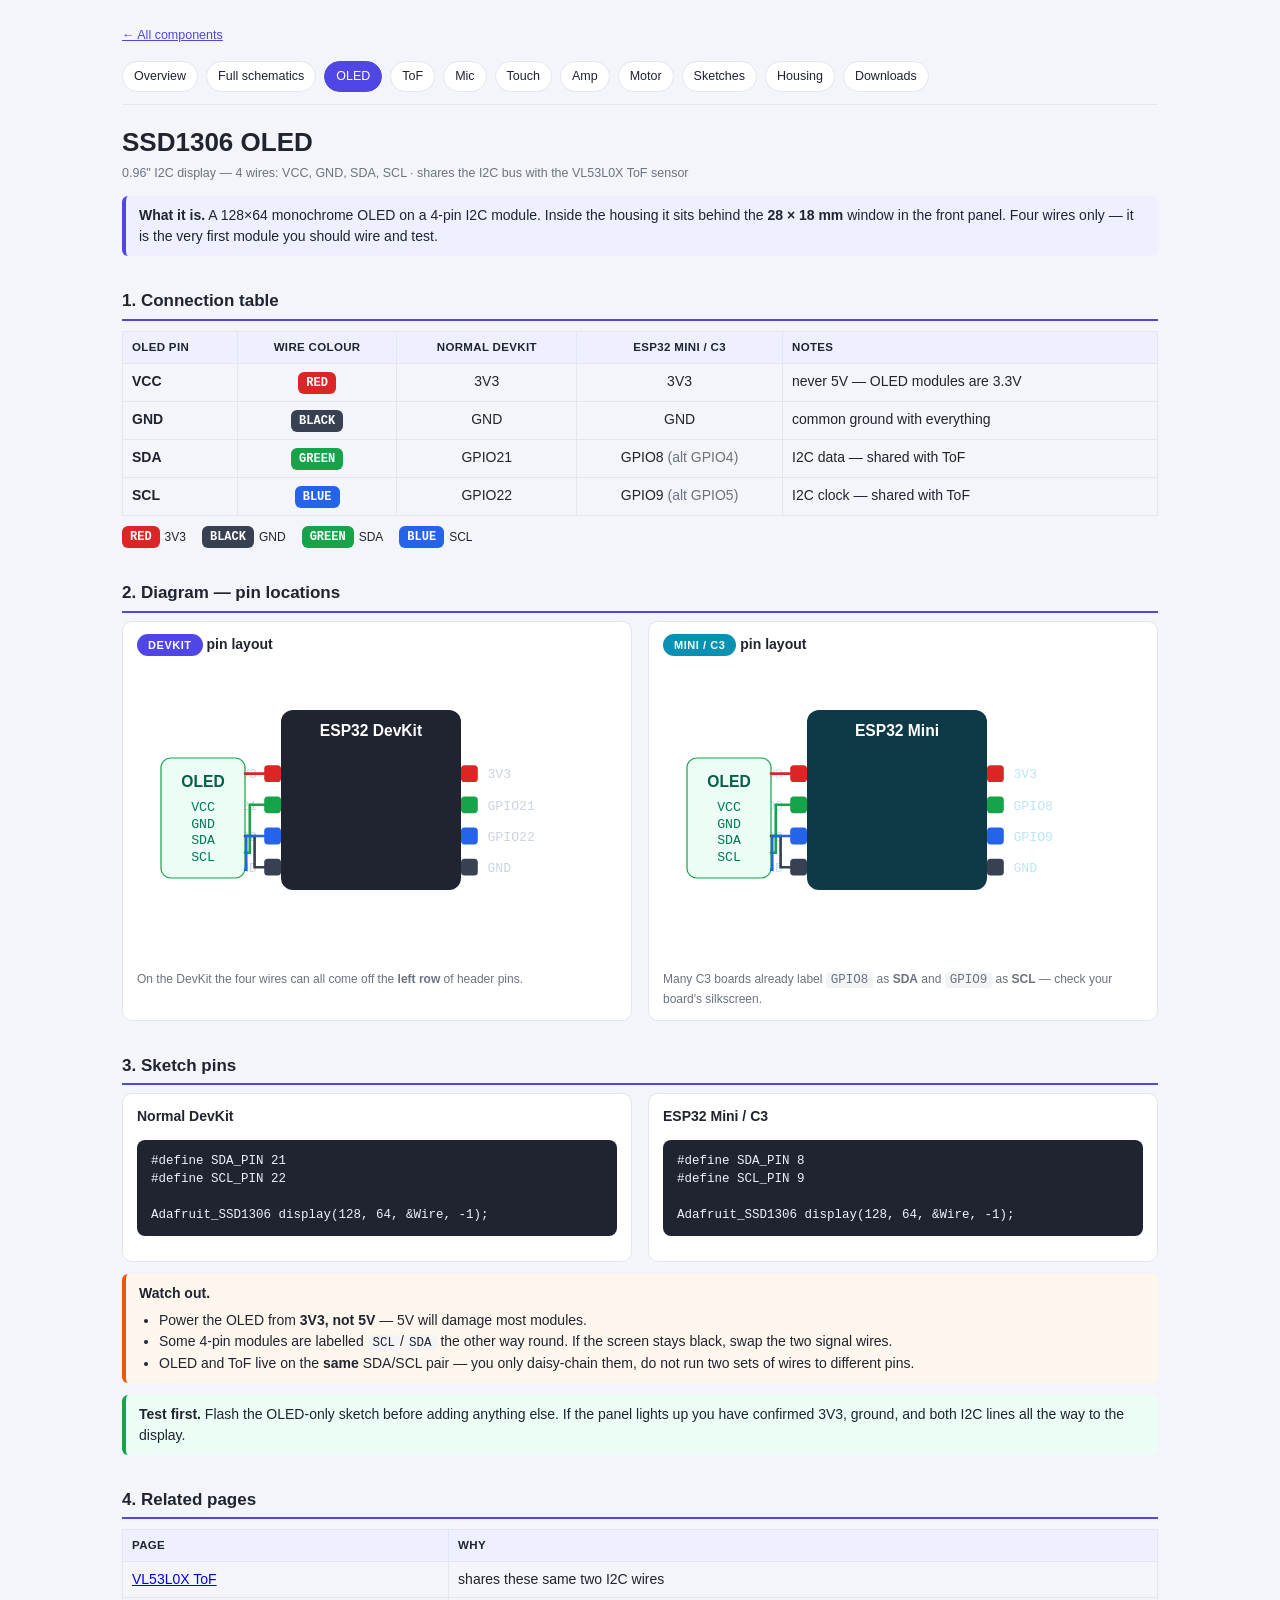
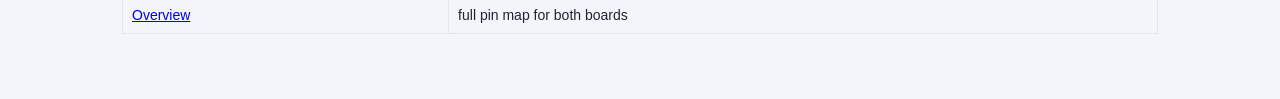
<file: component-oled.html>
<!doctype html>
<html lang="en">
<head>
<meta charset="utf-8">
<meta name="viewport" content="width=device-width, initial-scale=1">
<title>SSD1306 OLED &mdash; Desk Buddy Schematics</title>
<link rel="stylesheet" href="assets/style.css">
</head>
<body>
<div class="page">

  <a class="back" href="index.html">&larr; All components</a>

  <div class="nav">
    <a href="index.html">Overview</a>
    <a href="schematics.html">Full schematics</a>
    <a href="component-oled.html" class="active">OLED</a>
    <a href="component-tof.html">ToF</a>
    <a href="component-mic.html">Mic</a>
    <a href="component-touch.html">Touch</a>
    <a href="component-amp.html">Amp</a>
    <a href="component-motor.html">Motor</a>
    <a href="sketches.html">Sketches</a>
    <a href="housing.html">Housing</a>
    <a href="downloads.html">Downloads</a>
  </div>

  <h1>SSD1306 OLED</h1>
  <p class="sub">0.96&quot; I2C display &mdash; 4 wires: VCC, GND, SDA, SCL &middot; shares the I2C bus with the VL53L0X ToF sensor</p>

  <div class="note">
    <b>What it is.</b> A 128&times;64 monochrome OLED on a 4-pin I2C module. Inside the housing it sits
    behind the <b>28 &times; 18 mm</b> window in the front panel. Four wires only &mdash; it is the very
    first module you should wire and test.
  </div>

  <h2>1. Connection table</h2>
  <table>
    <tr><th>OLED pin</th><th class="c">Wire colour</th><th class="c">Normal DevKit</th><th class="c">ESP32 Mini / C3</th><th>Notes</th></tr>
    <tr><td><b>VCC</b></td><td class="c"><span class="chip r">RED</span></td><td class="c">3V3</td><td class="c">3V3</td><td>never 5V &mdash; OLED modules are 3.3V</td></tr>
    <tr><td><b>GND</b></td><td class="c"><span class="chip k">BLACK</span></td><td class="c">GND</td><td class="c">GND</td><td>common ground with everything</td></tr>
    <tr><td><b>SDA</b></td><td class="c"><span class="chip g">GREEN</span></td><td class="c">GPIO21</td><td class="c">GPIO8 <span style="color:#6b7280">(alt GPIO4)</span></td><td>I2C data &mdash; shared with ToF</td></tr>
    <tr><td><b>SCL</b></td><td class="c"><span class="chip b">BLUE</span></td><td class="c">GPIO22</td><td class="c">GPIO9 <span style="color:#6b7280">(alt GPIO5)</span></td><td>I2C clock &mdash; shared with ToF</td></tr>
  </table>

  <div class="legend">
    <span><span class="chip r">RED</span> 3V3</span>
    <span><span class="chip k">BLACK</span> GND</span>
    <span><span class="chip g">GREEN</span> SDA</span>
    <span><span class="chip b">BLUE</span> SCL</span>
  </div>

  <h2>2. Diagram &mdash; pin locations</h2>

  <div class="grid2">

    <div class="panel">
      <h3><span class="badge dev">DevKit</span> pin layout</h3>
      <svg viewBox="0 0 400 250" xmlns="http://www.w3.org/2000/svg">
        <style>
          .t { font: 11px ui-monospace, Consolas, monospace; }
          .h { font: 600 13px -apple-system, Segoe UI, sans-serif; }
          .w { stroke-width: 2.2; fill: none; stroke-linecap: round; }
        </style>

        <!-- board -->
        <rect x="120" y="40" width="150" height="150" rx="10" fill="#1f2430"/>
        <text x="195" y="62" class="h" fill="#fff" text-anchor="middle">ESP32 DevKit</text>

        <!-- left pin pads -->
        <g>
          <rect x="106" y="86" width="14" height="14" rx="3" fill="#dc2626"/>
          <rect x="106" y="112" width="14" height="14" rx="3" fill="#16a34a"/>
          <rect x="106" y="138" width="14" height="14" rx="3" fill="#2563eb"/>
          <rect x="106" y="164" width="14" height="14" rx="3" fill="#374151"/>
        </g>
        <g class="t" fill="#cbd5e1" text-anchor="end">
          <text x="100" y="97">3V3</text>
          <text x="100" y="123">GPIO21</text>
          <text x="100" y="149">GPIO22</text>
          <text x="100" y="175">GND</text>
        </g>
        <!-- right pin pad (I2C header) -->
        <g>
          <rect x="270" y="112" width="14" height="14" rx="3" fill="#16a34a"/>
          <rect x="270" y="138" width="14" height="14" rx="3" fill="#2563eb"/>
          <rect x="270" y="86" width="14" height="14" rx="3" fill="#dc2626"/>
          <rect x="270" y="164" width="14" height="14" rx="3" fill="#374151"/>
        </g>
        <g class="t" fill="#cbd5e1">
          <text x="292" y="97">3V3</text>
          <text x="292" y="123">GPIO21</text>
          <text x="292" y="149">GPIO22</text>
          <text x="292" y="175">GND</text>
        </g>

        <!-- module -->
        <rect x="20" y="80" width="70" height="100" rx="8" fill="#ecfdf5" stroke="#16a34a"/>
        <text x="55" y="104" class="h" fill="#065f46" text-anchor="middle">OLED</text>
        <g class="t" fill="#047857" text-anchor="middle">
          <text x="55" y="124">VCC</text>
          <text x="55" y="138">GND</text>
          <text x="55" y="152">SDA</text>
          <text x="55" y="166">SCL</text>
        </g>

        <!-- wires -->
        <path class="w" stroke="#dc2626" d="M90 93 H100 V93 H106"/>
        <path class="w" stroke="#374151" d="M90 145 H98 V171 H106"/>
        <path class="w" stroke="#16a34a" d="M90 159 H94 V119 H106"/>
        <path class="w" stroke="#2563eb" d="M90 173 H91 V145 H106"/>
      </svg>
      <p style="font-size:12px;color:#6b7280;margin:8px 0 0;">
        On the DevKit the four wires can all come off the <b>left row</b> of header pins.
      </p>
    </div>

    <div class="panel">
      <h3><span class="badge mini">Mini / C3</span> pin layout</h3>
      <svg viewBox="0 0 400 250" xmlns="http://www.w3.org/2000/svg">
        <style>
          .t { font: 11px ui-monospace, Consolas, monospace; }
          .h { font: 600 13px -apple-system, Segoe UI, sans-serif; }
          .w { stroke-width: 2.2; fill: none; stroke-linecap: round; }
        </style>

        <rect x="120" y="40" width="150" height="150" rx="10" fill="#0e3a47"/>
        <text x="195" y="62" class="h" fill="#fff" text-anchor="middle">ESP32 Mini</text>

        <g>
          <rect x="106" y="86" width="14" height="14" rx="3" fill="#dc2626"/>
          <rect x="106" y="112" width="14" height="14" rx="3" fill="#16a34a"/>
          <rect x="106" y="138" width="14" height="14" rx="3" fill="#2563eb"/>
          <rect x="106" y="164" width="14" height="14" rx="3" fill="#374151"/>
        </g>
        <g class="t" fill="#bae6fd" text-anchor="end">
          <text x="100" y="97">3V3</text>
          <text x="100" y="123">GPIO8</text>
          <text x="100" y="149">GPIO9</text>
          <text x="100" y="175">GND</text>
        </g>
        <g>
          <rect x="270" y="86" width="14" height="14" rx="3" fill="#dc2626"/>
          <rect x="270" y="112" width="14" height="14" rx="3" fill="#16a34a"/>
          <rect x="270" y="138" width="14" height="14" rx="3" fill="#2563eb"/>
          <rect x="270" y="164" width="14" height="14" rx="3" fill="#374151"/>
        </g>
        <g class="t" fill="#bae6fd">
          <text x="292" y="97">3V3</text>
          <text x="292" y="123">GPIO8</text>
          <text x="292" y="149">GPIO9</text>
          <text x="292" y="175">GND</text>
        </g>

        <rect x="20" y="80" width="70" height="100" rx="8" fill="#ecfdf5" stroke="#16a34a"/>
        <text x="55" y="104" class="h" fill="#065f46" text-anchor="middle">OLED</text>
        <g class="t" fill="#047857" text-anchor="middle">
          <text x="55" y="124">VCC</text>
          <text x="55" y="138">GND</text>
          <text x="55" y="152">SDA</text>
          <text x="55" y="166">SCL</text>
        </g>

        <path class="w" stroke="#dc2626" d="M90 93 H100 V93 H106"/>
        <path class="w" stroke="#374151" d="M90 145 H98 V171 H106"/>
        <path class="w" stroke="#16a34a" d="M90 159 H94 V119 H106"/>
        <path class="w" stroke="#2563eb" d="M90 173 H91 V145 H106"/>
      </svg>
      <p style="font-size:12px;color:#6b7280;margin:8px 0 0;">
        Many C3 boards already label <code>GPIO8</code> as <b>SDA</b> and <code>GPIO9</code> as
        <b>SCL</b> &mdash; check your board's silkscreen.
      </p>
    </div>

  </div>

  <h2>3. Sketch pins</h2>
  <div class="grid2">
    <div class="panel">
      <h3>Normal DevKit</h3>
      <pre>#define SDA_PIN 21
#define SCL_PIN 22

Adafruit_SSD1306 display(128, 64, &amp;Wire, -1);</pre>
    </div>
    <div class="panel">
      <h3>ESP32 Mini / C3</h3>
      <pre>#define SDA_PIN 8
#define SCL_PIN 9

Adafruit_SSD1306 display(128, 64, &amp;Wire, -1);</pre>
    </div>
  </div>

  <div class="note warn">
    <b>Watch out.</b>
    <ul style="margin:6px 0 0;padding-left:20px;">
      <li>Power the OLED from <b>3V3, not 5V</b> &mdash; 5V will damage most modules.</li>
      <li>Some 4-pin modules are labelled <code>SCL</code>/<code>SDA</code> the other way round.
        If the screen stays black, swap the two signal wires.</li>
      <li>OLED and ToF live on the <b>same</b> SDA/SCL pair &mdash; you only daisy-chain them, do not
        run two sets of wires to different pins.</li>
    </ul>
  </div>

  <div class="note ok">
    <b>Test first.</b> Flash the OLED-only sketch before adding anything else. If the panel lights up
    you have confirmed 3V3, ground, and both I2C lines all the way to the display.
  </div>

  <h2>4. Related pages</h2>
  <table>
    <tr><th>Page</th><th>Why</th></tr>
    <tr><td><a href="component-tof.html">VL53L0X ToF</a></td><td>shares these same two I2C wires</td></tr>
    <tr><td><a href="index.html">Overview</a></td><td>full pin map for both boards</td></tr>
  </table>

</div>
</body>
</html>
</file>
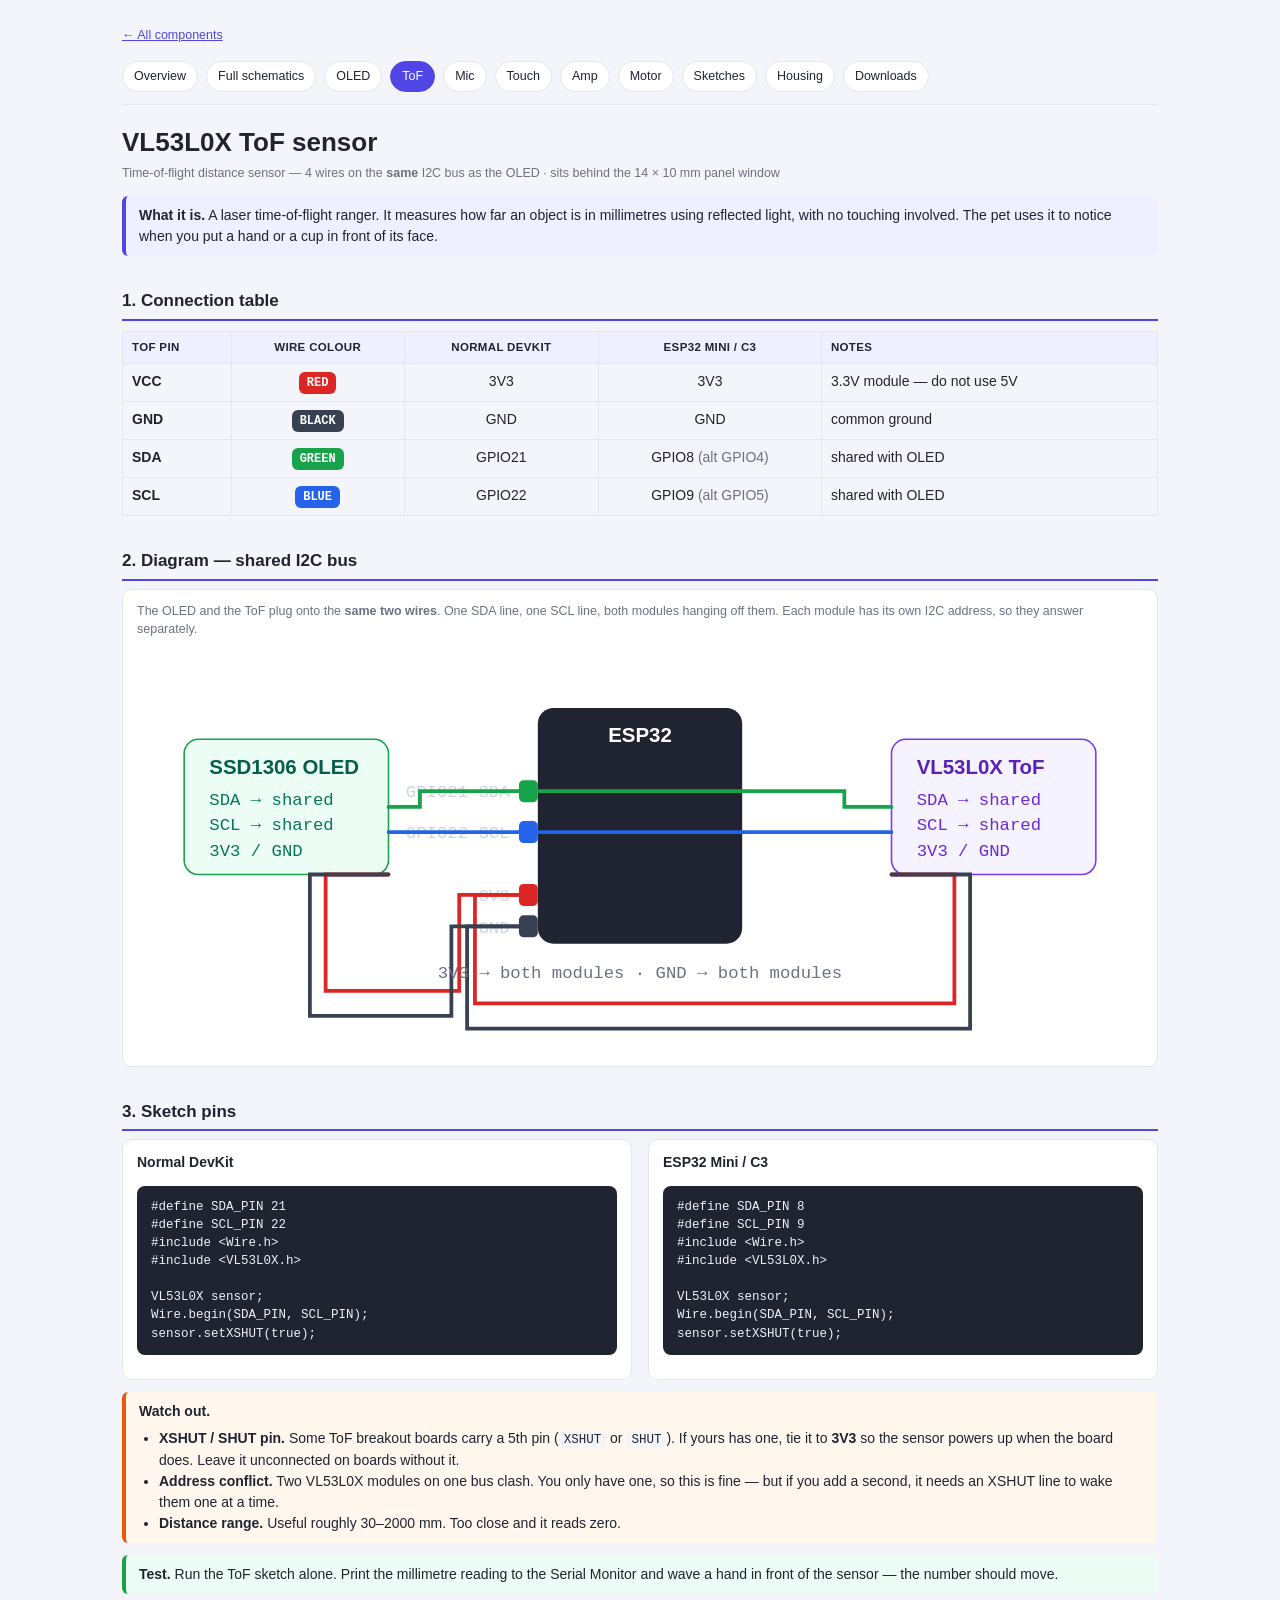
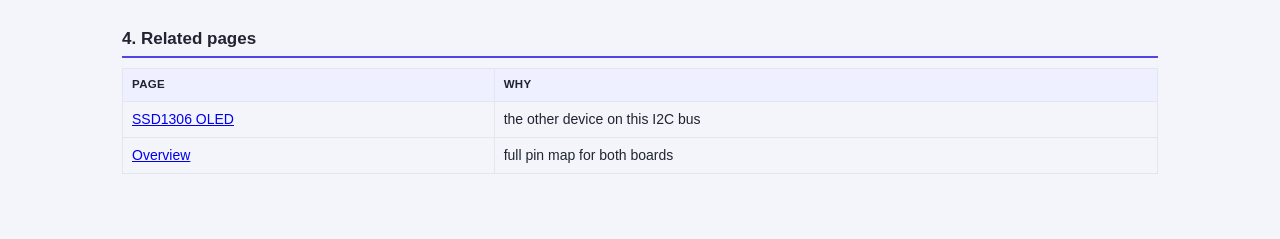
<file: component-tof.html>
<!doctype html>
<html lang="en">
<head>
<meta charset="utf-8">
<meta name="viewport" content="width=device-width, initial-scale=1">
<title>VL53L0X ToF &mdash; Desk Buddy Schematics</title>
<link rel="stylesheet" href="assets/style.css">
</head>
<body>
<div class="page">

  <a class="back" href="index.html">&larr; All components</a>

  <div class="nav">
    <a href="index.html">Overview</a>
    <a href="schematics.html">Full schematics</a>
    <a href="component-oled.html">OLED</a>
    <a href="component-tof.html" class="active">ToF</a>
    <a href="component-mic.html">Mic</a>
    <a href="component-touch.html">Touch</a>
    <a href="component-amp.html">Amp</a>
    <a href="component-motor.html">Motor</a>
    <a href="sketches.html">Sketches</a>
    <a href="housing.html">Housing</a>
    <a href="downloads.html">Downloads</a>
  </div>

  <h1>VL53L0X ToF sensor</h1>
  <p class="sub">Time-of-flight distance sensor &mdash; 4 wires on the <b>same</b> I2C bus as the OLED &middot; sits behind the 14 &times; 10 mm panel window</p>

  <div class="note">
    <b>What it is.</b> A laser time-of-flight ranger. It measures how far an object is in
    millimetres using reflected light, with no touching involved. The pet uses it to notice when you
    put a hand or a cup in front of its face.
  </div>

  <h2>1. Connection table</h2>
  <table>
    <tr><th>ToF pin</th><th class="c">Wire colour</th><th class="c">Normal DevKit</th><th class="c">ESP32 Mini / C3</th><th>Notes</th></tr>
    <tr><td><b>VCC</b></td><td class="c"><span class="chip r">RED</span></td><td class="c">3V3</td><td class="c">3V3</td><td>3.3V module &mdash; do not use 5V</td></tr>
    <tr><td><b>GND</b></td><td class="c"><span class="chip k">BLACK</span></td><td class="c">GND</td><td class="c">GND</td><td>common ground</td></tr>
    <tr><td><b>SDA</b></td><td class="c"><span class="chip g">GREEN</span></td><td class="c">GPIO21</td><td class="c">GPIO8 <span style="color:#6b7280">(alt GPIO4)</span></td><td>shared with OLED</td></tr>
    <tr><td><b>SCL</b></td><td class="c"><span class="chip b">BLUE</span></td><td class="c">GPIO22</td><td class="c">GPIO9 <span style="color:#6b7280">(alt GPIO5)</span></td><td>shared with OLED</td></tr>
  </table>

  <h2>2. Diagram &mdash; shared I2C bus</h2>
  <div class="panel">
    <p style="font-size:12.5px;color:#6b7280;margin:0 0 6px;">
      The OLED and the ToF plug onto the <b>same two wires</b>. One SDA line, one SCL line, both
      modules hanging off them. Each module has its own I2C address, so they answer separately.
    </p>
    <svg viewBox="0 0 640 260" xmlns="http://www.w3.org/2000/svg">
      <style>
        .t { font: 11px ui-monospace, Consolas, monospace; }
        .h { font: 600 13px -apple-system, Segoe UI, sans-serif; }
        .w { stroke-width: 2.4; fill: none; stroke-linecap: round; }
      </style>

      <!-- ESP32 -->
      <rect x="255" y="40" width="130" height="150" rx="10" fill="#1f2430"/>
      <text x="320" y="62" class="h" fill="#fff" text-anchor="middle">ESP32</text>
      <rect x="243" y="86" width="12" height="14" rx="3" fill="#16a34a"/>
      <rect x="243" y="112" width="12" height="14" rx="3" fill="#2563eb"/>
      <rect x="243" y="152" width="12" height="14" rx="3" fill="#dc2626"/>
      <rect x="243" y="172" width="12" height="14" rx="3" fill="#374151"/>
      <g class="t" fill="#cbd5e1" text-anchor="end">
        <text x="237" y="97">GPIO21 SDA</text>
        <text x="237" y="123">GPIO22 SCL</text>
        <text x="237" y="163">3V3</text>
        <text x="237" y="183">GND</text>
      </g>

      <!-- OLED -->
      <rect x="30" y="60" width="130" height="86" rx="9" fill="#ecfdf5" stroke="#16a34a"/>
      <text x="46" y="82" class="h" fill="#065f46">SSD1306 OLED</text>
      <g class="t" fill="#047857">
        <text x="46" y="102">SDA &#8594; shared</text>
        <text x="46" y="118">SCL &#8594; shared</text>
        <text x="46" y="134">3V3 / GND</text>
      </g>

      <!-- ToF -->
      <rect x="480" y="60" width="130" height="86" rx="9" fill="#f5f3ff" stroke="#7c3aed"/>
      <text x="496" y="82" class="h" fill="#5b21b6">VL53L0X ToF</text>
      <g class="t" fill="#6d28d9">
        <text x="496" y="102">SDA &#8594; shared</text>
        <text x="496" y="118">SCL &#8594; shared</text>
        <text x="496" y="134">3V3 / GND</text>
      </g>

      <!-- SDA bus -->
      <path class="w" stroke="#16a34a" d="M243 93 H180 V103 H160"/>
      <path class="w" stroke="#16a34a" d="M243 93 H450 V103 H480"/>
      <!-- SCL bus -->
      <path class="w" stroke="#2563eb" d="M243 119 H170 V119 H160"/>
      <path class="w" stroke="#2563eb" d="M243 119 H460 V119 H480"/>
      <!-- power -->
      <path class="w" stroke="#dc2626" d="M243 159 H205 V220 H120 V146 H160"/>
      <path class="w" stroke="#dc2626" d="M243 159 H215 V228 H520 V146 H480"/>
      <path class="w" stroke="#374151" d="M243 179 H200 V236 H110 V146 H160"/>
      <path class="w" stroke="#374151" d="M243 179 H210 V244 H530 V146 H480"/>

      <text x="320" y="212" class="t" fill="#6b7280" text-anchor="middle">3V3 &#8594; both modules &#183; GND &#8594; both modules</text>
    </svg>
  </div>

  <h2>3. Sketch pins</h2>
  <div class="grid2">
    <div class="panel">
      <h3>Normal DevKit</h3>
      <pre>#define SDA_PIN 21
#define SCL_PIN 22
#include &lt;Wire.h&gt;
#include &lt;VL53L0X.h&gt;

VL53L0X sensor;
Wire.begin(SDA_PIN, SCL_PIN);
sensor.setXSHUT(true);</pre>
    </div>
    <div class="panel">
      <h3>ESP32 Mini / C3</h3>
      <pre>#define SDA_PIN 8
#define SCL_PIN 9
#include &lt;Wire.h&gt;
#include &lt;VL53L0X.h&gt;

VL53L0X sensor;
Wire.begin(SDA_PIN, SCL_PIN);
sensor.setXSHUT(true);</pre>
    </div>
  </div>

  <div class="note warn">
    <b>Watch out.</b>
    <ul style="margin:6px 0 0;padding-left:20px;">
      <li><b>XSHUT / SHUT pin.</b> Some ToF breakout boards carry a 5th pin (<code>XSHUT</code> or
        <code>SHUT</code>). If yours has one, tie it to <b>3V3</b> so the sensor powers up when the
        board does. Leave it unconnected on boards without it.</li>
      <li><b>Address conflict.</b> Two VL53L0X modules on one bus clash. You only have one, so this
        is fine &mdash; but if you add a second, it needs an XSHUT line to wake them one at a time.</li>
      <li><b>Distance range.</b> Useful roughly 30&ndash;2000 mm. Too close and it reads zero.</li>
    </ul>
  </div>

  <div class="note ok">
    <b>Test.</b> Run the ToF sketch alone. Print the millimetre reading to the Serial Monitor and wave
    a hand in front of the sensor &mdash; the number should move.
  </div>

  <h2>4. Related pages</h2>
  <table>
    <tr><th>Page</th><th>Why</th></tr>
    <tr><td><a href="component-oled.html">SSD1306 OLED</a></td><td>the other device on this I2C bus</td></tr>
    <tr><td><a href="index.html">Overview</a></td><td>full pin map for both boards</td></tr>
  </table>

</div>
</body>
</html>
</file>
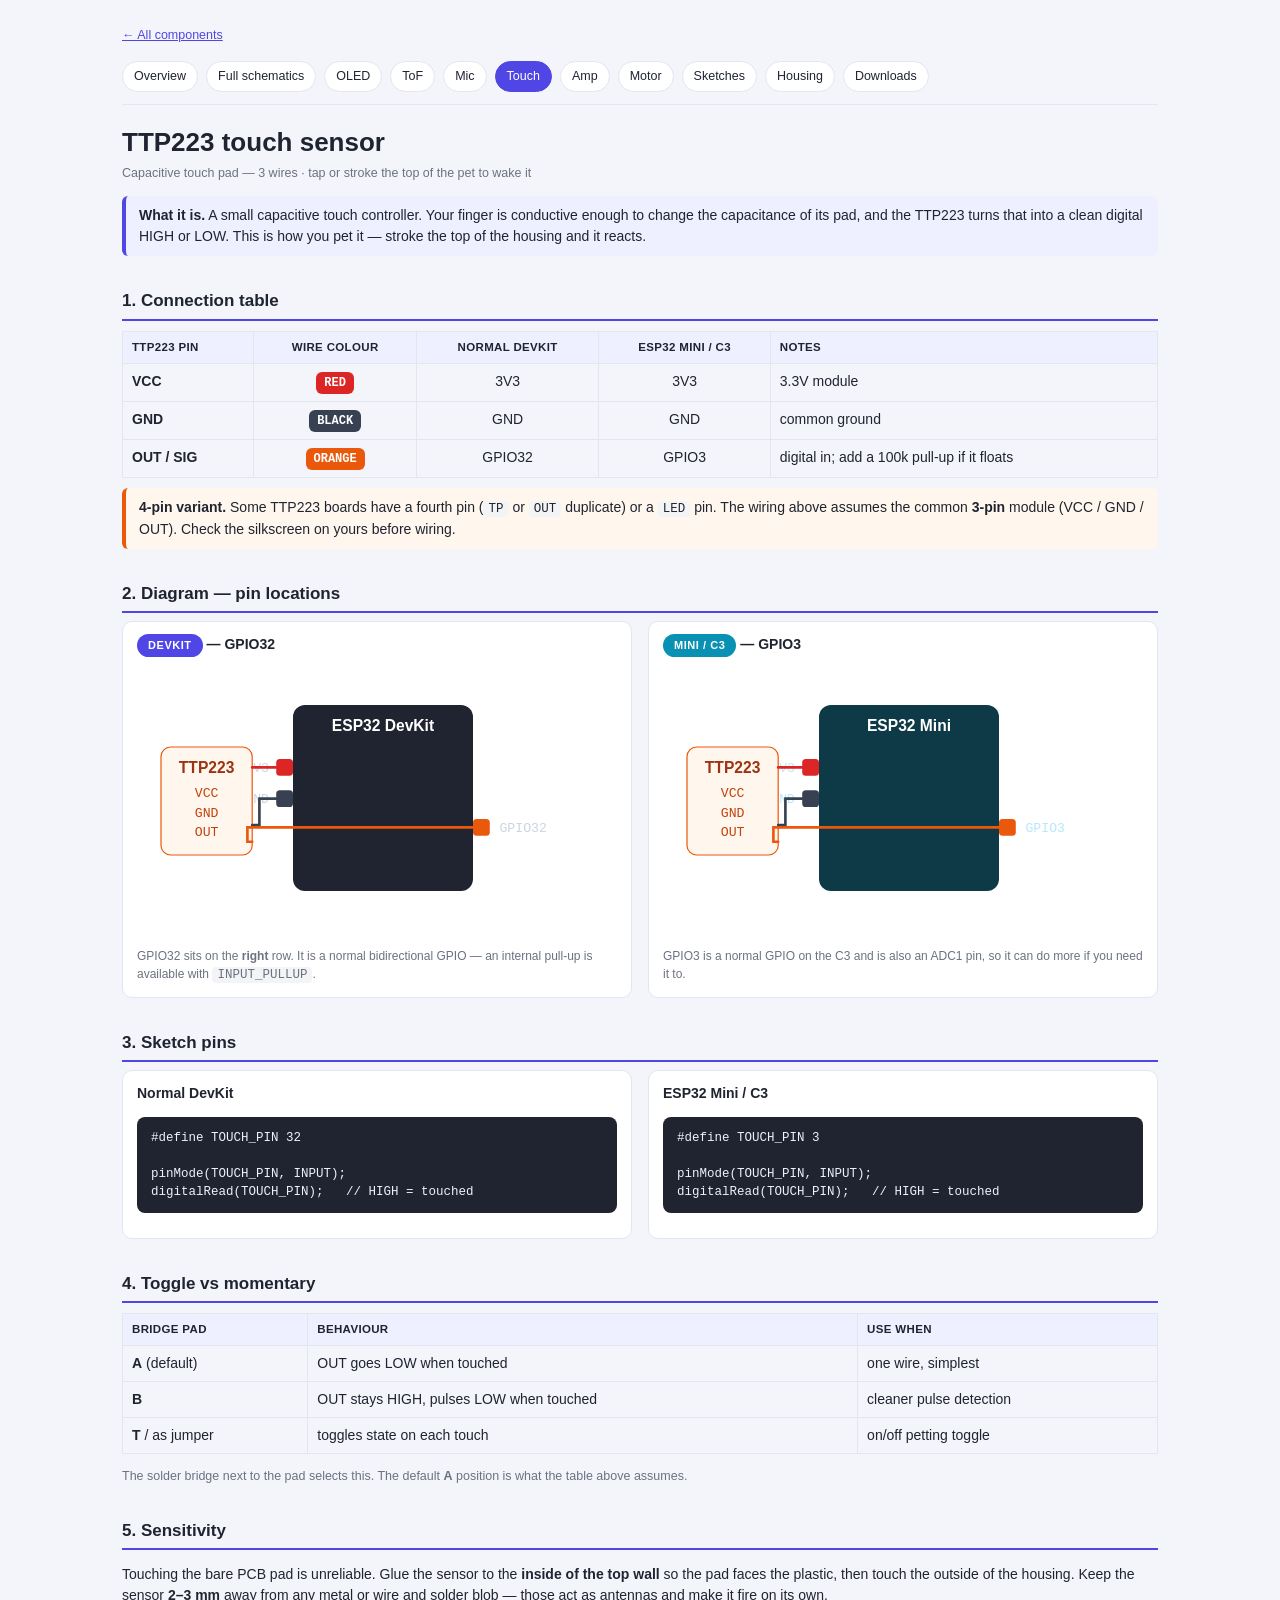
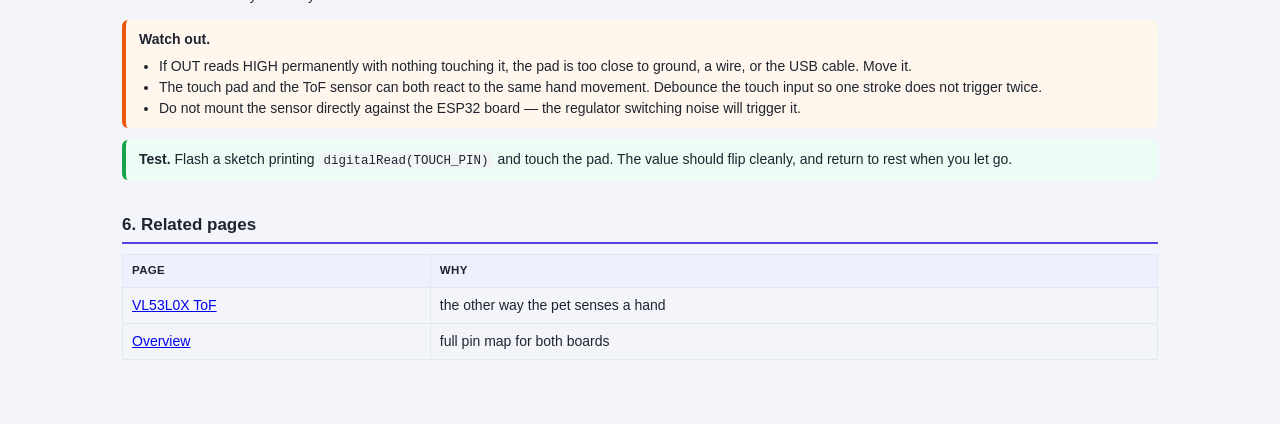
<file: component-touch.html>
<!doctype html>
<html lang="en">
<head>
<meta charset="utf-8">
<meta name="viewport" content="width=device-width, initial-scale=1">
<title>TTP223 Touch Sensor &mdash; Desk Buddy Schematics</title>
<link rel="stylesheet" href="assets/style.css">
</head>
<body>
<div class="page">

  <a class="back" href="index.html">&larr; All components</a>

  <div class="nav">
    <a href="index.html">Overview</a>
    <a href="schematics.html">Full schematics</a>
    <a href="component-oled.html">OLED</a>
    <a href="component-tof.html">ToF</a>
    <a href="component-mic.html">Mic</a>
    <a href="component-touch.html" class="active">Touch</a>
    <a href="component-amp.html">Amp</a>
    <a href="component-motor.html">Motor</a>
    <a href="sketches.html">Sketches</a>
    <a href="housing.html">Housing</a>
    <a href="downloads.html">Downloads</a>
  </div>

  <h1>TTP223 touch sensor</h1>
  <p class="sub">Capacitive touch pad &mdash; 3 wires &middot; tap or stroke the top of the pet to wake it</p>

  <div class="note">
    <b>What it is.</b> A small capacitive touch controller. Your finger is conductive enough to change
    the capacitance of its pad, and the TTP223 turns that into a clean digital HIGH or LOW. This is
    how you pet it &mdash; stroke the top of the housing and it reacts.
  </div>

  <h2>1. Connection table</h2>
  <table>
    <tr><th>TTP223 pin</th><th class="c">Wire colour</th><th class="c">Normal DevKit</th><th class="c">ESP32 Mini / C3</th><th>Notes</th></tr>
    <tr><td><b>VCC</b></td><td class="c"><span class="chip r">RED</span></td><td class="c">3V3</td><td class="c">3V3</td><td>3.3V module</td></tr>
    <tr><td><b>GND</b></td><td class="c"><span class="chip k">BLACK</span></td><td class="c">GND</td><td class="c">GND</td><td>common ground</td></tr>
    <tr><td><b>OUT / SIG</b></td><td class="c"><span class="chip o">ORANGE</span></td><td class="c">GPIO32</td><td class="c">GPIO3</td><td>digital in; add a 100k pull-up if it floats</td></tr>
  </table>

  <div class="note warn" style="margin-top:8px;">
    <b>4-pin variant.</b> Some TTP223 boards have a fourth pin (<code>TP</code> or <code>OUT</code>
    duplicate) or a <code>LED</code> pin. The wiring above assumes the common <b>3-pin</b> module
    (VCC / GND / OUT). Check the silkscreen on yours before wiring.
  </div>

  <h2>2. Diagram &mdash; pin locations</h2>

  <div class="grid2">

    <div class="panel">
      <h3><span class="badge dev">DevKit</span> &mdash; GPIO32</h3>
      <svg viewBox="0 0 400 230" xmlns="http://www.w3.org/2000/svg">
        <style>
          .t { font: 11px ui-monospace, Consolas, monospace; }
          .h { font: 600 13px -apple-system, Segoe UI, sans-serif; }
          .w { stroke-width: 2.2; fill: none; stroke-linecap: round; }
        </style>
        <rect x="130" y="35" width="150" height="155" rx="10" fill="#1f2430"/>
        <text x="205" y="57" class="h" fill="#fff" text-anchor="middle">ESP32 DevKit</text>

        <rect x="116" y="80" width="14" height="14" rx="3" fill="#dc2626"/>
        <rect x="116" y="106" width="14" height="14" rx="3" fill="#374151"/>
        <g class="t" fill="#cbd5e1" text-anchor="end">
          <text x="110" y="91">3V3</text>
          <text x="110" y="117">GND</text>
        </g>

        <rect x="280" y="130" width="14" height="14" rx="3" fill="#ea580c"/>
        <text x="302" y="141" class="t" fill="#cbd5e1">GPIO32</text>

        <rect x="20" y="70" width="76" height="90" rx="8" fill="#fff7ed" stroke="#ea580c"/>
        <text x="58" y="92" class="h" fill="#9a3412" text-anchor="middle">TTP223</text>
        <g class="t" fill="#c2410c" text-anchor="middle">
          <text x="58" y="112">VCC</text>
          <text x="58" y="128">GND</text>
          <text x="58" y="144">OUT</text>
        </g>

        <path class="w" stroke="#dc2626" d="M96 87 H106 V87 H116"/>
        <path class="w" stroke="#374151" d="M96 135 H102 V113 H116"/>
        <path class="w" stroke="#ea580c" d="M96 149 H92 V137 H280"/>
      </svg>
      <p style="font-size:12px;color:#6b7280;margin:8px 0 0;">
        GPIO32 sits on the <b>right</b> row. It is a normal bidirectional GPIO &mdash; an internal
        pull-up is available with <code>INPUT_PULLUP</code>.
      </p>
    </div>

    <div class="panel">
      <h3><span class="badge mini">Mini / C3</span> &mdash; GPIO3</h3>
      <svg viewBox="0 0 400 230" xmlns="http://www.w3.org/2000/svg">
        <style>
          .t { font: 11px ui-monospace, Consolas, monospace; }
          .h { font: 600 13px -apple-system, Segoe UI, sans-serif; }
          .w { stroke-width: 2.2; fill: none; stroke-linecap: round; }
        </style>
        <rect x="130" y="35" width="150" height="155" rx="10" fill="#0e3a47"/>
        <text x="205" y="57" class="h" fill="#fff" text-anchor="middle">ESP32 Mini</text>

        <rect x="116" y="80" width="14" height="14" rx="3" fill="#dc2626"/>
        <rect x="116" y="106" width="14" height="14" rx="3" fill="#374151"/>
        <g class="t" fill="#bae6fd" text-anchor="end">
          <text x="110" y="91">3V3</text>
          <text x="110" y="117">GND</text>
        </g>

        <rect x="280" y="130" width="14" height="14" rx="3" fill="#ea580c"/>
        <text x="302" y="141" class="t" fill="#bae6fd">GPIO3</text>

        <rect x="20" y="70" width="76" height="90" rx="8" fill="#fff7ed" stroke="#ea580c"/>
        <text x="58" y="92" class="h" fill="#9a3412" text-anchor="middle">TTP223</text>
        <g class="t" fill="#c2410c" text-anchor="middle">
          <text x="58" y="112">VCC</text>
          <text x="58" y="128">GND</text>
          <text x="58" y="144">OUT</text>
        </g>

        <path class="w" stroke="#dc2626" d="M96 87 H106 V87 H116"/>
        <path class="w" stroke="#374151" d="M96 135 H102 V113 H116"/>
        <path class="w" stroke="#ea580c" d="M96 149 H92 V137 H280"/>
      </svg>
      <p style="font-size:12px;color:#6b7280;margin:8px 0 0;">
        GPIO3 is a normal GPIO on the C3 and is also an ADC1 pin, so it can do more if you need it to.
      </p>
    </div>

  </div>

  <h2>3. Sketch pins</h2>
  <div class="grid2">
    <div class="panel">
      <h3>Normal DevKit</h3>
      <pre>#define TOUCH_PIN 32

pinMode(TOUCH_PIN, INPUT);
digitalRead(TOUCH_PIN);   // HIGH = touched</pre>
    </div>
    <div class="panel">
      <h3>ESP32 Mini / C3</h3>
      <pre>#define TOUCH_PIN 3

pinMode(TOUCH_PIN, INPUT);
digitalRead(TOUCH_PIN);   // HIGH = touched</pre>
    </div>
  </div>

  <h2>4. Toggle vs momentary</h2>
  <table>
    <tr><th>Bridge pad</th><th>Behaviour</th><th>Use when</th></tr>
    <tr><td><b>A</b> (default)</td><td>OUT goes LOW when touched</td><td>one wire, simplest</td></tr>
    <tr><td><b>B</b></td><td>OUT stays HIGH, pulses LOW when touched</td><td>cleaner pulse detection</td></tr>
    <tr><td><b>T</b> / as jumper</td><td>toggles state on each touch</td><td>on/off petting toggle</td></tr>
  </table>
  <p style="font-size:12.5px;color:#6b7280;">
    The solder bridge next to the pad selects this. The default <b>A</b> position is what the table
    above assumes.
  </p>

  <h2>5. Sensitivity</h2>
  <p>Touching the bare PCB pad is unreliable. Glue the sensor to the <b>inside of the top wall</b> so
     the pad faces the plastic, then touch the outside of the housing. Keep the sensor
     <b>2&ndash;3 mm</b> away from any metal or wire and solder blob &mdash; those act as antennas
     and make it fire on its own.</p>

  <div class="note warn">
    <b>Watch out.</b>
    <ul style="margin:6px 0 0;padding-left:20px;">
      <li>If OUT reads HIGH permanently with nothing touching it, the pad is too close to ground, a
        wire, or the USB cable. Move it.</li>
      <li>The touch pad and the ToF sensor can both react to the same hand movement. Debounce the
        touch input so one stroke does not trigger twice.</li>
      <li>Do not mount the sensor directly against the ESP32 board &mdash; the regulator switching
        noise will trigger it.</li>
    </ul>
  </div>

  <div class="note ok">
    <b>Test.</b> Flash a sketch printing <code>digitalRead(TOUCH_PIN)</code> and touch the pad. The
    value should flip cleanly, and return to rest when you let go.
  </div>

  <h2>6. Related pages</h2>
  <table>
    <tr><th>Page</th><th>Why</th></tr>
    <tr><td><a href="component-tof.html">VL53L0X ToF</a></td><td>the other way the pet senses a hand</td></tr>
    <tr><td><a href="index.html">Overview</a></td><td>full pin map for both boards</td></tr>
  </table>

</div>
</body>
</html>
</file>
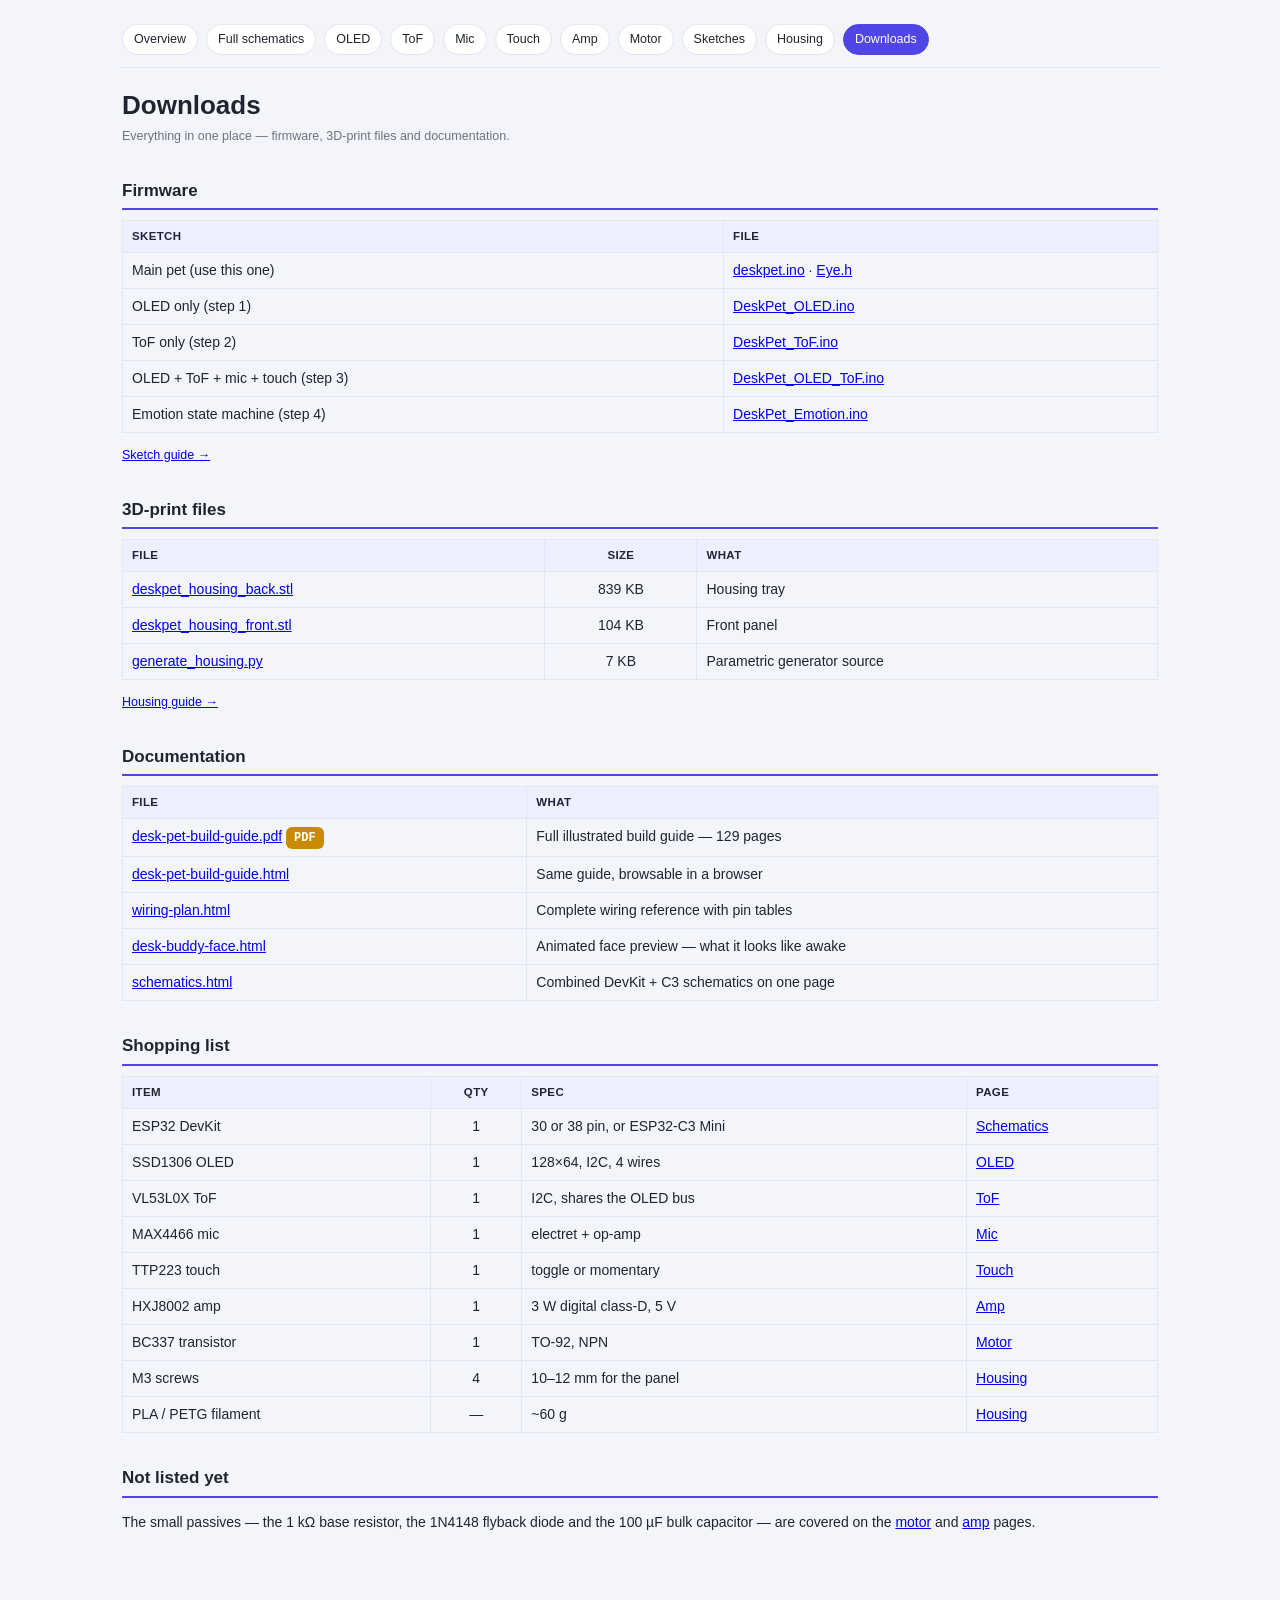
<file: downloads.html>
<!doctype html>
<html lang="en">
<head>
<meta charset="utf-8">
<meta name="viewport" content="width=device-width, initial-scale=1">
<title>Downloads &mdash; Desk Buddy</title>
<link rel="stylesheet" href="assets/style.css">
</head>
<body>
<div class="page">

  <div class="nav">
    <a href="index.html">Overview</a>
    <a href="schematics.html">Full schematics</a>
    <a href="component-oled.html">OLED</a>
    <a href="component-tof.html">ToF</a>
    <a href="component-mic.html">Mic</a>
    <a href="component-touch.html">Touch</a>
    <a href="component-amp.html">Amp</a>
    <a href="component-motor.html">Motor</a>
    <a href="sketches.html">Sketches</a>
    <a href="housing.html">Housing</a>
    <a href="downloads.html" class="active">Downloads</a>
  </div>

  <h1>Downloads</h1>
  <p class="sub">Everything in one place &mdash; firmware, 3D-print files and documentation.</p>

  <h2>Firmware</h2>
  <table>
    <tr><th>Sketch</th><th>File</th></tr>
    <tr><td>Main pet (use this one)</td><td><a href="sketches/deskpet/deskpet.ino">deskpet.ino</a> &middot; <a href="sketches/deskpet/Eye.h">Eye.h</a></td></tr>
    <tr><td>OLED only (step 1)</td><td><a href="sketches/DeskPet_OLED/DeskPet_OLED.ino">DeskPet_OLED.ino</a></td></tr>
    <tr><td>ToF only (step 2)</td><td><a href="sketches/DeskPet_ToF/DeskPet_ToF.ino">DeskPet_ToF.ino</a></td></tr>
    <tr><td>OLED + ToF + mic + touch (step 3)</td><td><a href="sketches/DeskPet_OLED_ToF/DeskPet_OLED_ToF.ino">DeskPet_OLED_ToF.ino</a></td></tr>
    <tr><td>Emotion state machine (step 4)</td><td><a href="sketches/DeskPet_Emotion/DeskPet_Emotion.ino">DeskPet_Emotion.ino</a></td></tr>
  </table>
  <p style="font-size:12.5px;"><a href="sketches.html">Sketch guide &rarr;</a></p>

  <h2>3D-print files</h2>
  <table>
    <tr><th>File</th><th class="c">Size</th><th>What</th></tr>
    <tr><td><a href="housing/deskpet_housing_back.stl">deskpet_housing_back.stl</a></td><td class="c">839 KB</td><td>Housing tray</td></tr>
    <tr><td><a href="housing/deskpet_housing_front.stl">deskpet_housing_front.stl</a></td><td class="c">104 KB</td><td>Front panel</td></tr>
    <tr><td><a href="housing/generate_housing.py">generate_housing.py</a></td><td class="c">7 KB</td><td>Parametric generator source</td></tr>
  </table>
  <p style="font-size:12.5px;"><a href="housing.html">Housing guide &rarr;</a></p>

  <h2>Documentation</h2>
  <table>
    <tr><th>File</th><th>What</th></tr>
    <tr><td><a href="docs/desk-pet-build-guide.pdf">desk-pet-build-guide.pdf</a> <span class="chip y">PDF</span></td><td>Full illustrated build guide &mdash; 129 pages</td></tr>
    <tr><td><a href="docs/desk-pet-build-guide.html">desk-pet-build-guide.html</a></td><td>Same guide, browsable in a browser</td></tr>
    <tr><td><a href="docs/wiring-plan.html">wiring-plan.html</a></td><td>Complete wiring reference with pin tables</td></tr>
    <tr><td><a href="docs/desk-buddy-face.html">desk-buddy-face.html</a></td><td>Animated face preview &mdash; what it looks like awake</td></tr>
    <tr><td><a href="schematics.html">schematics.html</a></td><td>Combined DevKit + C3 schematics on one page</td></tr>
  </table>

  <h2>Shopping list</h2>
  <table>
    <tr><th>Item</th><th class="c">Qty</th><th>Spec</th><th>Page</th></tr>
    <tr><td>ESP32 DevKit</td><td class="c">1</td><td>30 or 38 pin, or ESP32-C3 Mini</td><td><a href="schematics.html">Schematics</a></td></tr>
    <tr><td>SSD1306 OLED</td><td class="c">1</td><td>128&times;64, I2C, 4 wires</td><td><a href="component-oled.html">OLED</a></td></tr>
    <tr><td>VL53L0X ToF</td><td class="c">1</td><td>I2C, shares the OLED bus</td><td><a href="component-tof.html">ToF</a></td></tr>
    <tr><td>MAX4466 mic</td><td class="c">1</td><td>electret + op-amp</td><td><a href="component-mic.html">Mic</a></td></tr>
    <tr><td>TTP223 touch</td><td class="c">1</td><td>toggle or momentary</td><td><a href="component-touch.html">Touch</a></td></tr>
    <tr><td>HXJ8002 amp</td><td class="c">1</td><td>3 W digital class-D, 5 V</td><td><a href="component-amp.html">Amp</a></td></tr>
    <tr><td>BC337 transistor</td><td class="c">1</td><td>TO-92, NPN</td><td><a href="component-motor.html">Motor</a></td></tr>
    <tr><td>M3 screws</td><td class="c">4</td><td>10&ndash;12 mm for the panel</td><td><a href="housing.html">Housing</a></td></tr>
    <tr><td>PLA / PETG filament</td><td class="c">&mdash;</td><td>~60 g</td><td><a href="housing.html">Housing</a></td></tr>
  </table>

  <h2>Not listed yet</h2>
  <p>The small passives &mdash; the 1&nbsp;k&Omega; base resistor, the 1N4148 flyback diode and the
     100&nbsp;&micro;F bulk capacitor &mdash; are covered on the
     <a href="component-motor.html">motor</a> and <a href="component-amp.html">amp</a> pages.</p>

</div>
</body>
</html>
</file>
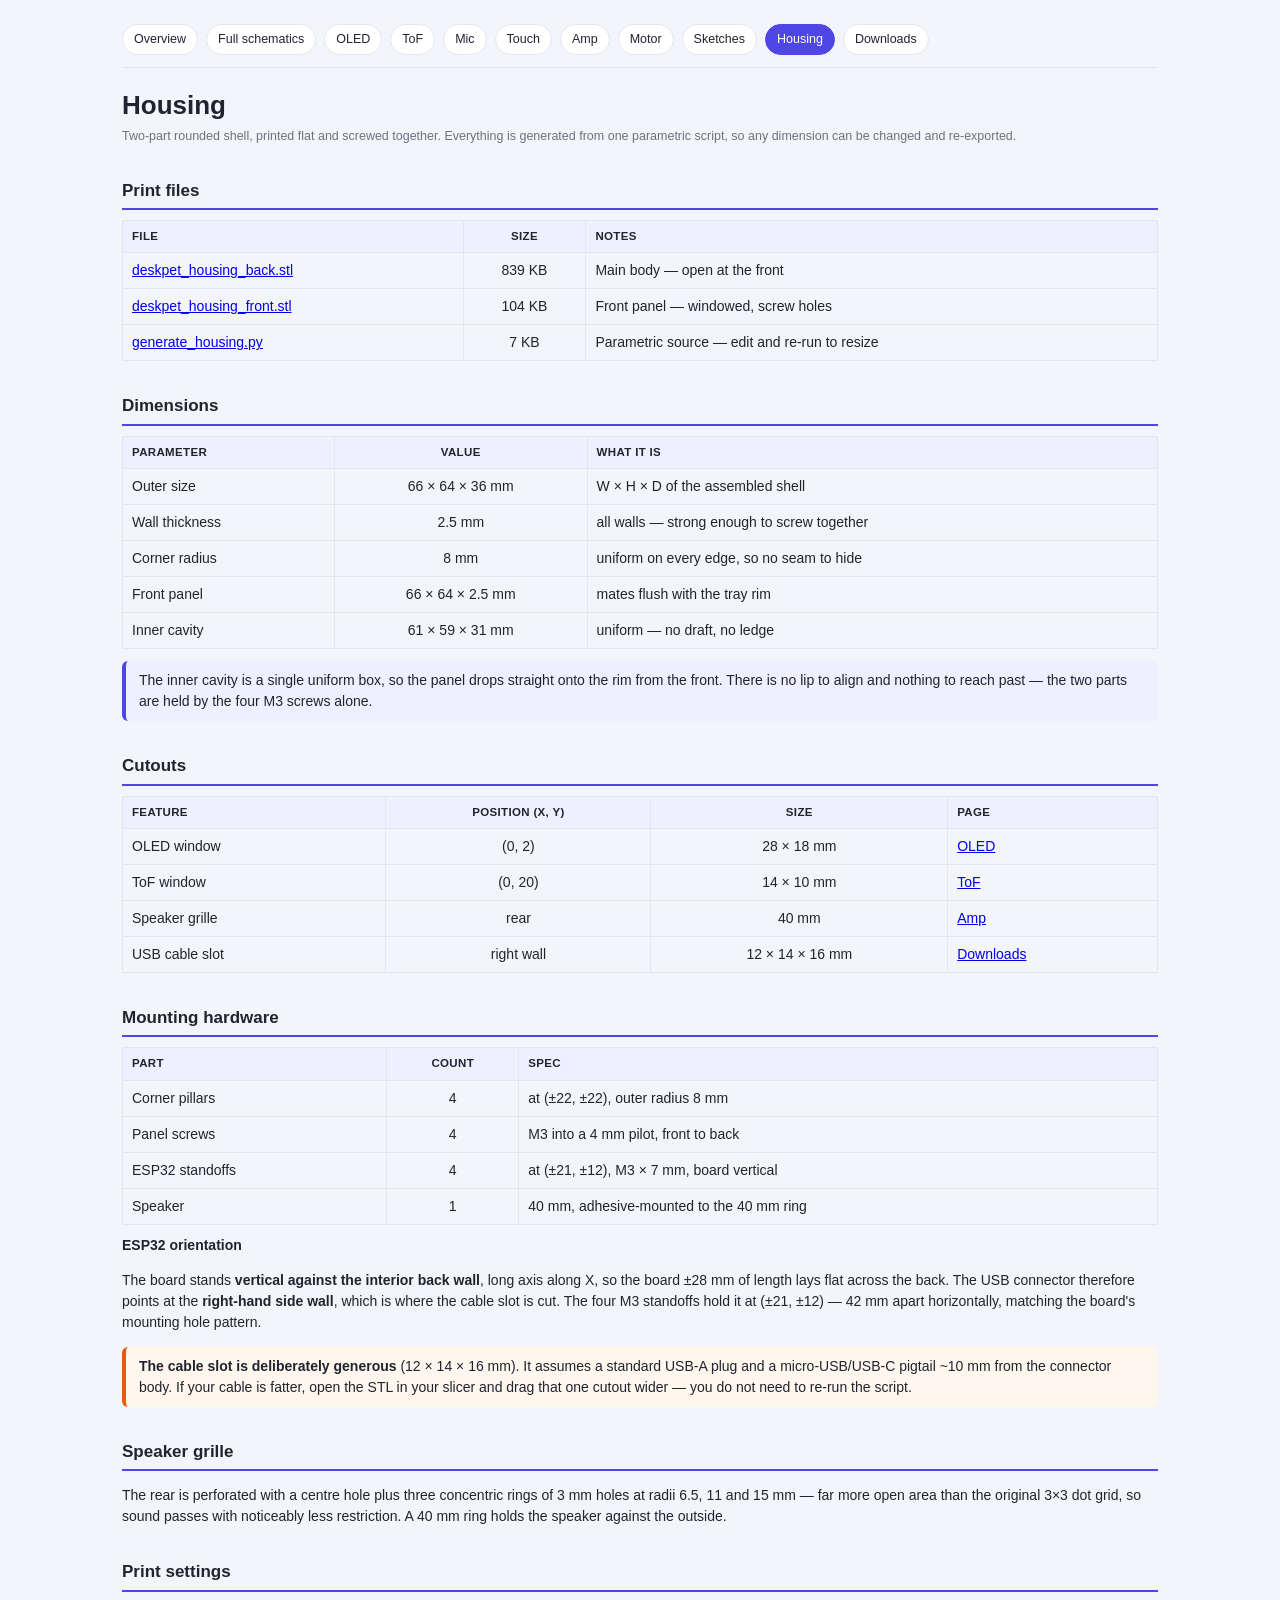
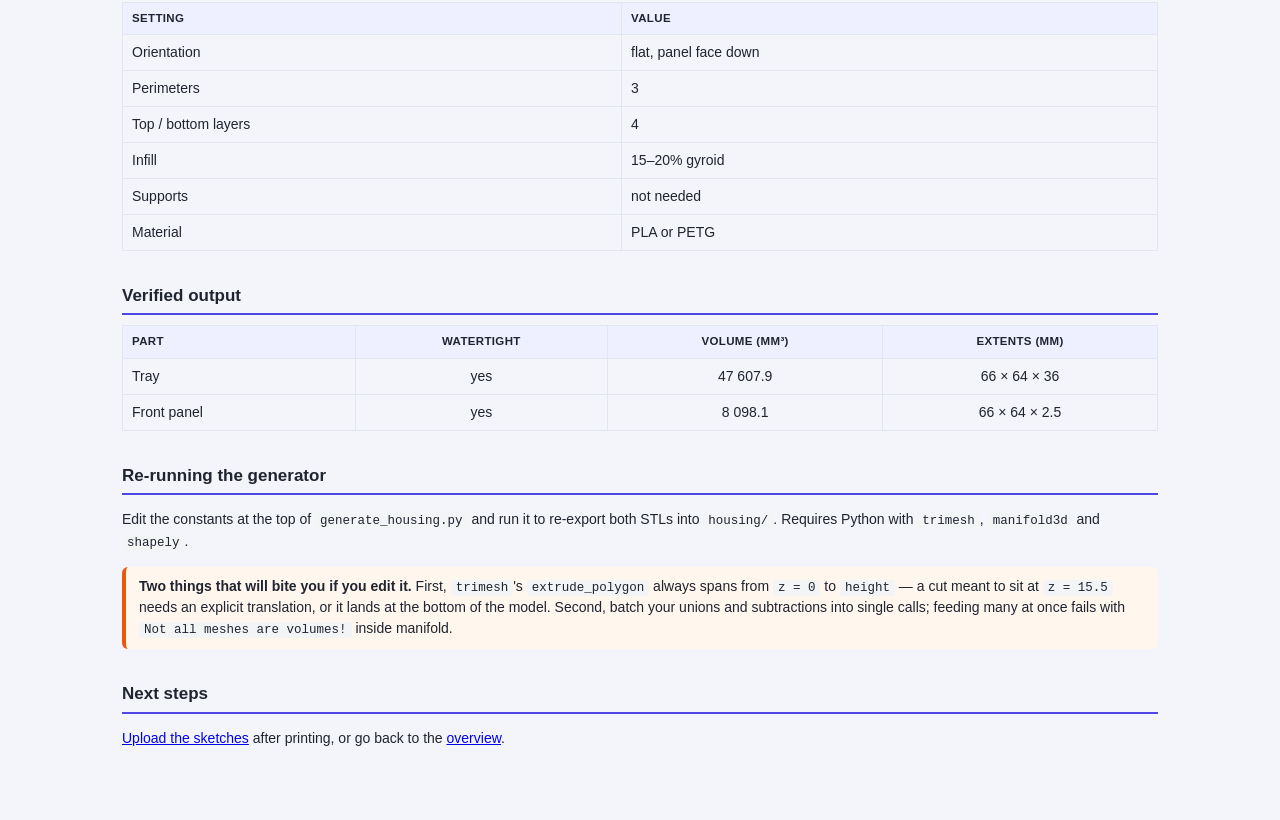
<file: housing.html>
<!doctype html>
<html lang="en">
<head>
<meta charset="utf-8">
<meta name="viewport" content="width=device-width, initial-scale=1">
<title>Housing &mdash; Desk Buddy</title>
<link rel="stylesheet" href="assets/style.css">
</head>
<body>
<div class="page">

  <div class="nav">
    <a href="index.html">Overview</a>
    <a href="schematics.html">Full schematics</a>
    <a href="component-oled.html">OLED</a>
    <a href="component-tof.html">ToF</a>
    <a href="component-mic.html">Mic</a>
    <a href="component-touch.html">Touch</a>
    <a href="component-amp.html">Amp</a>
    <a href="component-motor.html">Motor</a>
    <a href="sketches.html">Sketches</a>
    <a href="housing.html" class="active">Housing</a>
    <a href="downloads.html">Downloads</a>
  </div>

  <h1>Housing</h1>
  <p class="sub">Two-part rounded shell, printed flat and screwed together. Everything is generated
     from one parametric script, so any dimension can be changed and re-exported.</p>

  <h2>Print files</h2>
  <table>
    <tr><th>File</th><th class="c">Size</th><th>Notes</th></tr>
    <tr>
      <td><a href="housing/deskpet_housing_back.stl">deskpet_housing_back.stl</a></td>
      <td class="c">839 KB</td>
      <td>Main body &mdash; open at the front</td>
    </tr>
    <tr>
      <td><a href="housing/deskpet_housing_front.stl">deskpet_housing_front.stl</a></td>
      <td class="c">104 KB</td>
      <td>Front panel &mdash; windowed, screw holes</td>
    </tr>
    <tr>
      <td><a href="housing/generate_housing.py">generate_housing.py</a></td>
      <td class="c">7 KB</td>
      <td>Parametric source &mdash; edit and re-run to resize</td>
    </tr>
  </table>

  <h2>Dimensions</h2>
  <table>
    <tr><th>Parameter</th><th class="c">Value</th><th>What it is</th></tr>
    <tr><td>Outer size</td><td class="c">66 &times; 64 &times; 36 mm</td><td>W &times; H &times; D of the assembled shell</td></tr>
    <tr><td>Wall thickness</td><td class="c">2.5 mm</td><td>all walls &mdash; strong enough to screw together</td></tr>
    <tr><td>Corner radius</td><td class="c">8 mm</td><td>uniform on every edge, so no seam to hide</td></tr>
    <tr><td>Front panel</td><td class="c">66 &times; 64 &times; 2.5 mm</td><td>mates flush with the tray rim</td></tr>
    <tr><td>Inner cavity</td><td class="c">61 &times; 59 &times; 31 mm</td><td>uniform &mdash; no draft, no ledge</td></tr>
  </table>

  <div class="note">
    The inner cavity is a single uniform box, so the panel drops straight onto the rim from the
    front. There is no lip to align and nothing to reach past &mdash; the two parts are held by the
    four M3 screws alone.
  </div>

  <h2>Cutouts</h2>
  <table>
    <tr><th>Feature</th><th class="c">Position (x, y)</th><th class="c">Size</th><th>Page</th></tr>
    <tr>
      <td>OLED window</td><td class="c">(0, 2)</td><td class="c">28 &times; 18 mm</td>
      <td><a href="component-oled.html">OLED</a></td>
    </tr>
    <tr>
      <td>ToF window</td><td class="c">(0, 20)</td><td class="c">14 &times; 10 mm</td>
      <td><a href="component-tof.html">ToF</a></td>
    </tr>
    <tr>
      <td>Speaker grille</td><td class="c">rear</td><td class="c">40 mm</td>
      <td><a href="component-amp.html">Amp</a></td>
    </tr>
    <tr>
      <td>USB cable slot</td><td class="c">right wall</td><td class="c">12 &times; 14 &times; 16 mm</td>
      <td><a href="downloads.html">Downloads</a></td>
    </tr>
  </table>

  <h2>Mounting hardware</h2>
  <table>
    <tr><th>Part</th><th class="c">Count</th><th>Spec</th></tr>
    <tr><td>Corner pillars</td><td class="c">4</td><td>at (&plusmn;22, &plusmn;22), outer radius 8 mm</td></tr>
    <tr><td>Panel screws</td><td class="c">4</td><td>M3 into a 4 mm pilot, front to back</td></tr>
    <tr><td>ESP32 standoffs</td><td class="c">4</td><td>at (&plusmn;21, &plusmn;12), M3 &times; 7 mm, board vertical</td></tr>
    <tr><td>Speaker</td><td class="c">1</td><td>40 mm, adhesive-mounted to the 40 mm ring</td></tr>
  </table>

  <h3>ESP32 orientation</h3>
  <p>The board stands <b>vertical against the interior back wall</b>, long axis along X, so the
     board &plusmn;28 mm of length lays flat across the back. The USB connector therefore points at
     the <b>right-hand side wall</b>, which is where the cable slot is cut. The four M3 standoffs
     hold it at (&plusmn;21, &plusmn;12) &mdash; 42 mm apart horizontally, matching the board's
     mounting hole pattern.</p>

  <div class="note warn">
    <b>The cable slot is deliberately generous</b> (12 &times; 14 &times; 16 mm). It assumes a standard
    USB-A plug and a micro-USB/USB-C pigtail ~10 mm from the connector body. If your cable is fatter,
    open the STL in your slicer and drag that one cutout wider &mdash; you do not need to re-run
    the script.
  </div>

  <h2>Speaker grille</h2>
  <p>The rear is perforated with a centre hole plus three concentric rings of 3 mm holes at radii
     6.5, 11 and 15 mm &mdash; far more open area than the original 3&times;3 dot grid, so sound
     passes with noticeably less restriction. A 40 mm ring holds the speaker against the outside.</p>

  <h2>Print settings</h2>
  <table>
    <tr><th>Setting</th><th>Value</th></tr>
    <tr><td>Orientation</td><td>flat, panel face down</td></tr>
    <tr><td>Perimeters</td><td>3</td></tr>
    <tr><td>Top / bottom layers</td><td>4</td></tr>
    <tr><td>Infill</td><td>15&ndash;20% gyroid</td></tr>
    <tr><td>Supports</td><td>not needed</td></tr>
    <tr><td>Material</td><td>PLA or PETG</td></tr>
  </table>

  <h2>Verified output</h2>
  <table>
    <tr><th>Part</th><th class="c">Watertight</th><th class="c">Volume (mm&sup3;)</th><th class="c">Extents (mm)</th></tr>
    <tr><td>Tray</td><td class="c">yes</td><td class="c">47 607.9</td><td class="c">66 &times; 64 &times; 36</td></tr>
    <tr><td>Front panel</td><td class="c">yes</td><td class="c">8 098.1</td><td class="c">66 &times; 64 &times; 2.5</td></tr>
  </table>

  <h2>Re-running the generator</h2>
  <p>Edit the constants at the top of <code>generate_housing.py</code> and run it to re-export both
     STLs into <code>housing/</code>. Requires Python with <code>trimesh</code>, <code>manifold3d</code>
     and <code>shapely</code>.</p>

  <div class="note warn">
    <b>Two things that will bite you if you edit it.</b> First, <code>trimesh</code>'s
    <code>extrude_polygon</code> always spans from <code>z = 0</code> to <code>height</code> &mdash;
    a cut meant to sit at <code>z = 15.5</code> needs an explicit translation, or it lands at the
    bottom of the model. Second, batch your unions and subtractions into single calls; feeding many
    at once fails with <code>Not all meshes are volumes!</code> inside manifold.
  </div>

  <h2>Next steps</h2>
  <p><a href="sketches.html">Upload the sketches</a> after printing, or go back to the
     <a href="index.html">overview</a>.</p>

</div>
</body>
</html>
</file>
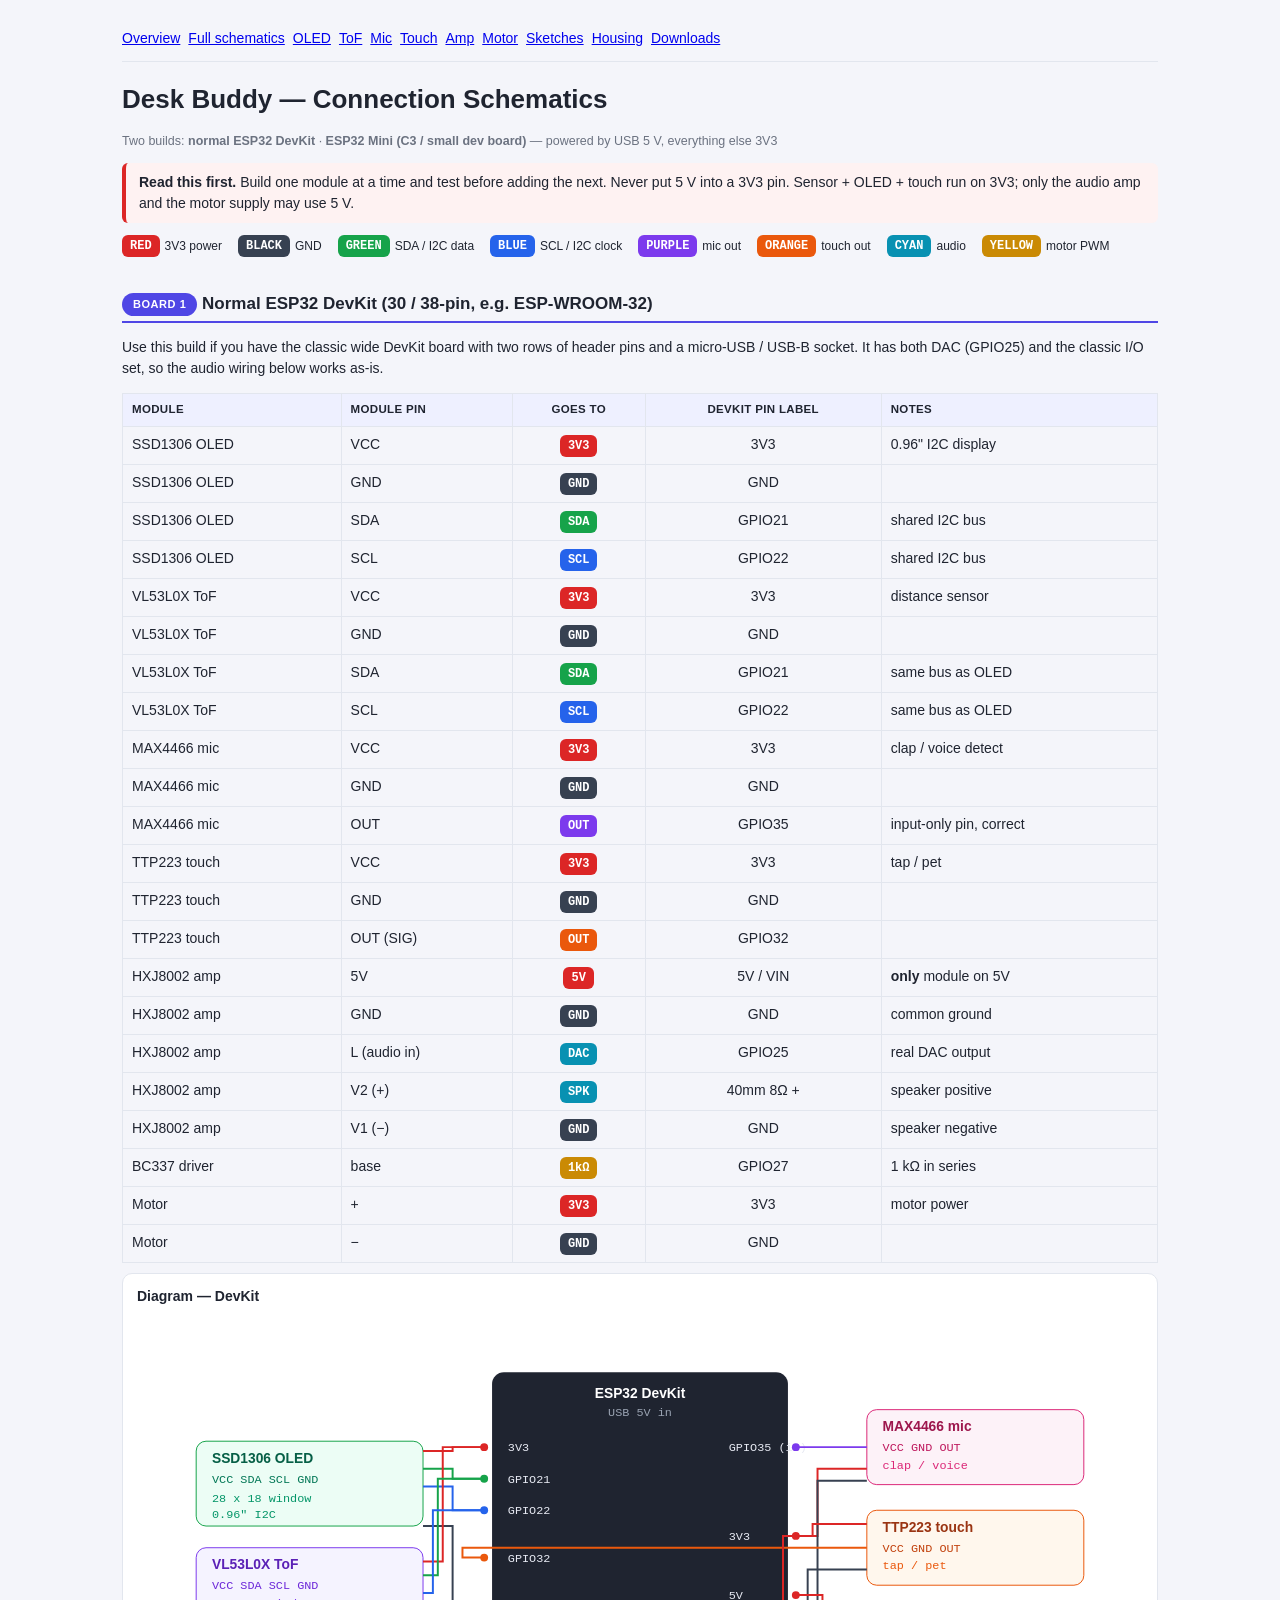
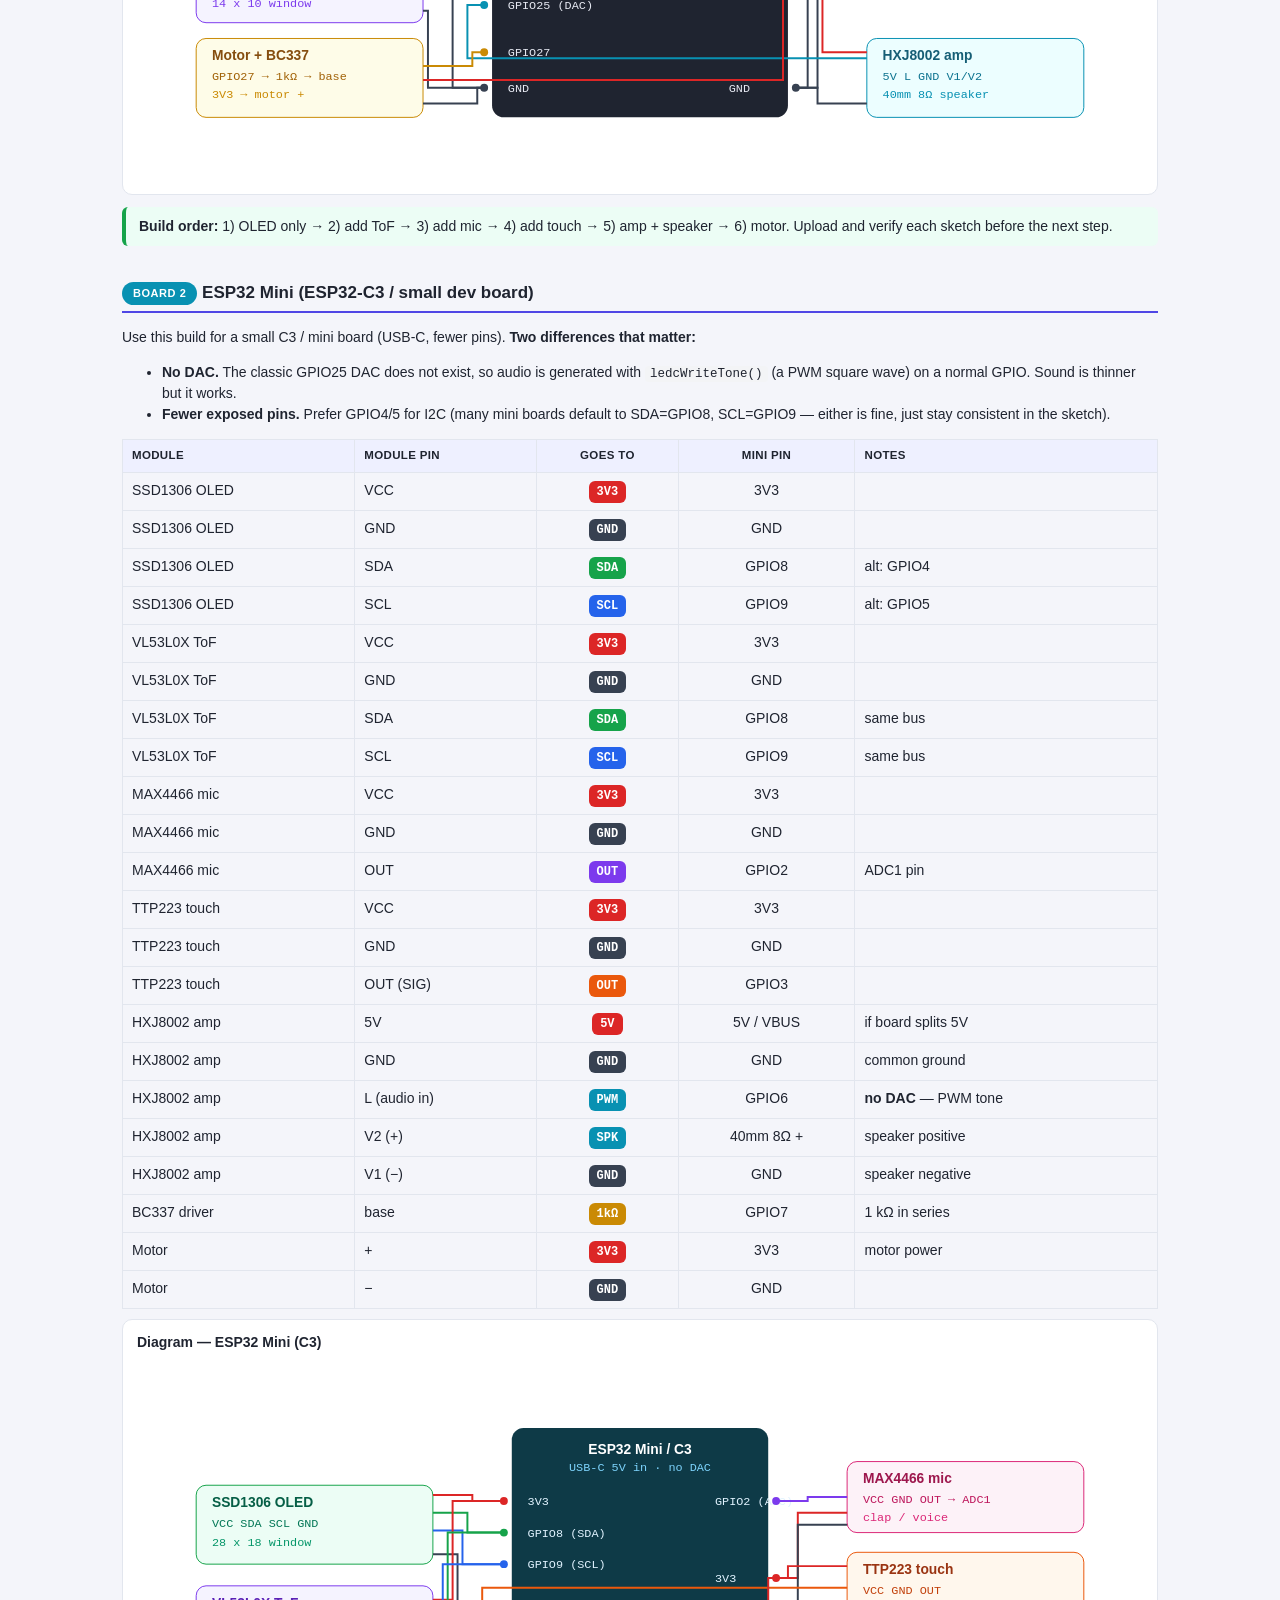
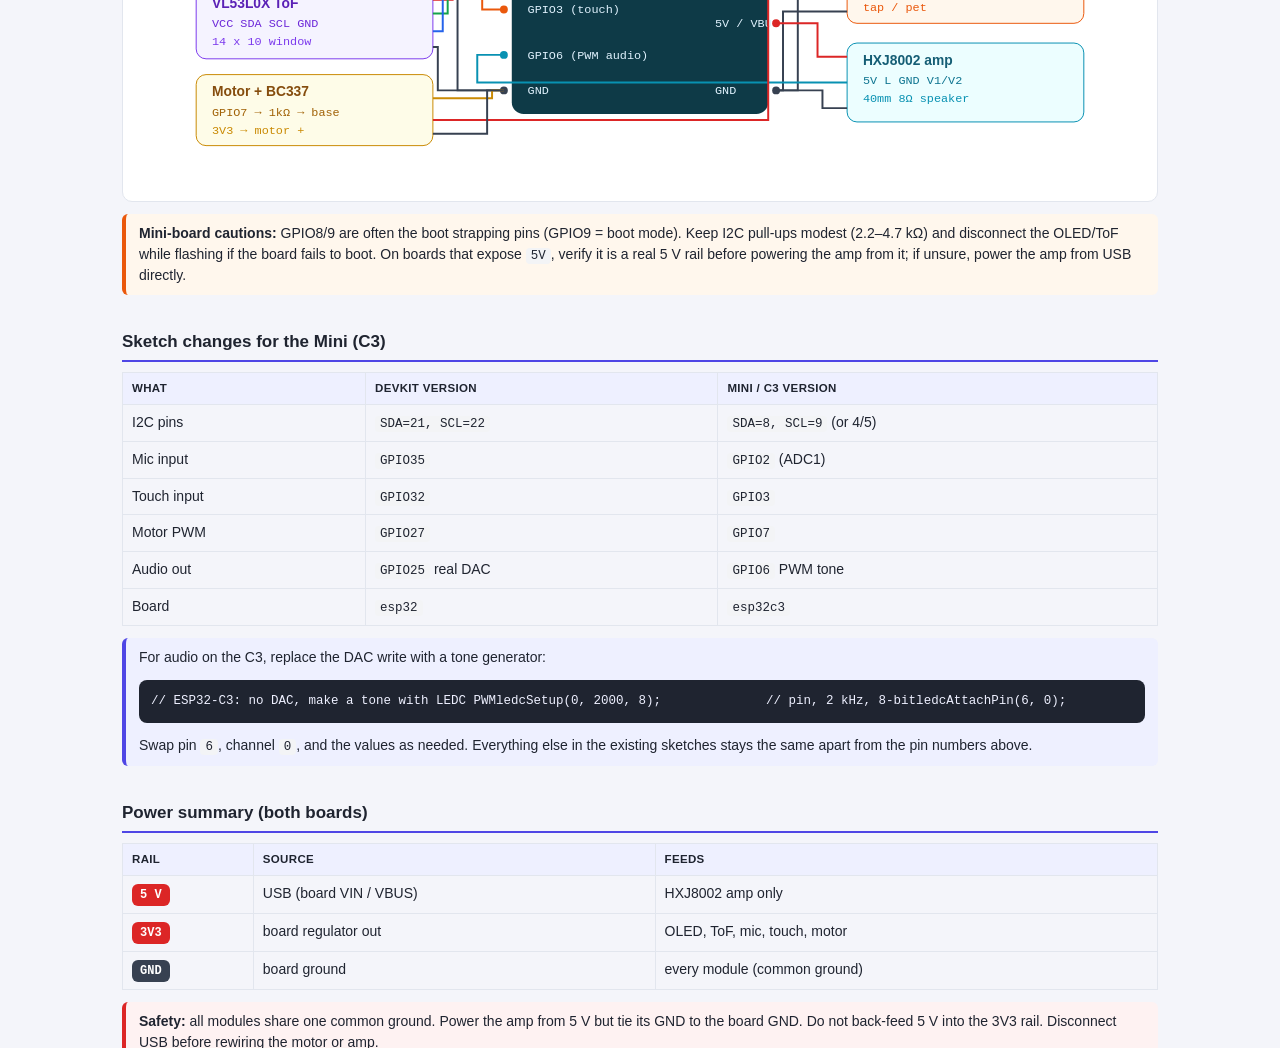
<file: schematics.html>
<!doctype html><html lang="en"><head><meta charset="utf-8"><meta name="viewport" content="width=device-width, initial-scale=1"><title>Desk Buddy &mdash; Schematics</title><style>  * { box-sizing: border-box; }  html, body { margin: 0; }  body {    font-family: -apple-system, BlinkMacSystemFont, "Segoe UI", Roboto, Arial, sans-serif;    color: #1f2430; font-size: 14px; line-height: 1.5; background: #f4f5fa;  }  .page { max-width: 1100px; margin: 0 auto; padding: 28px 32px; }  h1 { font-size: 26px; margin: 0 0 2px; }  .sub { color: #6b7280; font-size: 12.5px; }  h2 { font-size: 17px; margin: 34px 0 8px; padding-bottom: 5px; border-bottom: 2px solid #4f46e5; }  h2 .badge { font-size: 11px; vertical-align: middle; }  table { width: 100%; border-collapse: collapse; margin: 10px 0; }  th, td { text-align: left; padding: 7px 9px; border: 1px solid #e2e6ee; vertical-align: top; }  th { background: #eef0ff; font-size: 11.5px; text-transform: uppercase; letter-spacing: .03em; }  td.c, th.c { text-align: center; }  .chip { display: inline-block; border-radius: 6px; padding: 2px 8px; font-size: 12px;          font-weight: 600; color: #fff; white-space: nowrap;          font-family: ui-monospace, Consolas, monospace; }  .chip.g { background: #16a34a; } .chip.b { background: #2563eb; } .chip.r { background: #dc2626; }  .chip.k { background: #374151; } .chip.m { background: #db2777; } .chip.p { background: #7c3aed; }  .chip.o { background: #ea580c; } .chip.c { background: #0891b2; } .chip.y { background: #ca8a04; }  .badge { display: inline-block; border-radius: 999px; padding: 3px 11px; font-size: 11px;           font-weight: 700; text-transform: uppercase; letter-spacing: .05em; color: #fff; }  .badge.dev { background: #4f46e5; }  .badge.mini { background: #0891b2; }  .note { background: #eef0ff; border-left: 4px solid #4f46e5; padding: 9px 13px; border-radius: 6px; margin: 12px 0; }  .warn { background: #fff7ed; border-left-color: #ea580c; }  .ok { background: #ecfdf5; border-left-color: #16a34a; }  .danger { background: #fef2f2; border-left-color: #dc2626; }  code { background: #f3f4f6; border-radius: 4px; padding: 1px 5px; font-size: 12.5px;         font-family: ui-monospace, Consolas, monospace; }  .legend { display: flex; gap: 16px; flex-wrap: wrap; font-size: 12px; margin: 8px 0 4px; }  .legend span { display: inline-flex; align-items: center; gap: 5px; }  .grid2 { display: grid; grid-template-columns: 1fr 1fr; gap: 16px; }  @media (max-width: 820px) { .grid2 { grid-template-columns: 1fr; } }  svg { max-width: 100%; height: auto; }  .panel { border: 1px solid #e2e6ee; border-radius: 10px; background: #fff; padding: 12px 14px; }  @media print {    body { background: #fff; }    .page { max-width: none; padding: 10px; }    h2 { break-after: avoid; }    .panel { break-inside: avoid; }  }</style></head><body><div class="page"><div style="display:flex;gap:8px;flex-wrap:wrap;margin:0 0 18px;padding-bottom:12px;border-bottom:1px solid #e2e6ee"><a href="index.html">Overview</a><a href="schematics.html" class="active">Full schematics</a><a href="component-oled.html">OLED</a><a href="component-tof.html">ToF</a><a href="component-mic.html">Mic</a><a href="component-touch.html">Touch</a><a href="component-amp.html">Amp</a><a href="component-motor.html">Motor</a><a href="sketches.html">Sketches</a><a href="housing.html">Housing</a><a href="downloads.html">Downloads</a></div>  <h1>Desk Buddy &mdash; Connection Schematics</h1>  <p class="sub">Two builds: <b>normal ESP32 DevKit</b> &middot; <b>ESP32 Mini (C3 / small dev board)</b>     &mdash; powered by USB 5&nbsp;V, everything else 3V3</p>  <div class="note danger">    <b>Read this first.</b> Build one module at a time and test before adding the next.    Never put 5&nbsp;V into a 3V3 pin. Sensor + OLED + touch run on 3V3; only the audio amp    and the motor supply may use 5&nbsp;V.  </div>  <div class="legend">    <span><span class="chip r">RED</span> 3V3 power</span>    <span><span class="chip k">BLACK</span> GND</span>    <span><span class="chip g">GREEN</span> SDA / I2C data</span>    <span><span class="chip b">BLUE</span> SCL / I2C clock</span>    <span><span class="chip p">PURPLE</span> mic out</span>    <span><span class="chip o">ORANGE</span> touch out</span>    <span><span class="chip c">CYAN</span> audio</span>    <span><span class="chip y">YELLOW</span> motor PWM</span>  </div>  <!-- ============================================================ DEV BOARD -->  <h2><span class="badge dev">Board 1</span> Normal ESP32 DevKit (30 / 38-pin, e.g. ESP-WROOM-32)</h2>  <p>Use this build if you have the classic wide DevKit board with two rows of header pins and a     micro-USB / USB-B socket. It has both DAC (GPIO25) and the classic I/O set, so the audio     wiring below works as-is.</p>  <table>    <tr><th>Module</th><th>Module pin</th><th class="c">Goes to</th><th class="c">DevKit pin label</th><th>Notes</th></tr>    <tr><td>SSD1306 OLED</td><td>VCC</td><td class="c"><span class="chip r">3V3</span></td><td class="c">3V3</td><td>0.96&quot; I2C display</td></tr>    <tr><td>SSD1306 OLED</td><td>GND</td><td class="c"><span class="chip k">GND</span></td><td class="c">GND</td><td></td></tr>    <tr><td>SSD1306 OLED</td><td>SDA</td><td class="c"><span class="chip g">SDA</span></td><td class="c">GPIO21</td><td>shared I2C bus</td></tr>    <tr><td>SSD1306 OLED</td><td>SCL</td><td class="c"><span class="chip b">SCL</span></td><td class="c">GPIO22</td><td>shared I2C bus</td></tr>    <tr><td>VL53L0X ToF</td><td>VCC</td><td class="c"><span class="chip r">3V3</span></td><td class="c">3V3</td><td>distance sensor</td></tr>    <tr><td>VL53L0X ToF</td><td>GND</td><td class="c"><span class="chip k">GND</span></td><td class="c">GND</td><td></td></tr>    <tr><td>VL53L0X ToF</td><td>SDA</td><td class="c"><span class="chip g">SDA</span></td><td class="c">GPIO21</td><td>same bus as OLED</td></tr>    <tr><td>VL53L0X ToF</td><td>SCL</td><td class="c"><span class="chip b">SCL</span></td><td class="c">GPIO22</td><td>same bus as OLED</td></tr>    <tr><td>MAX4466 mic</td><td>VCC</td><td class="c"><span class="chip r">3V3</span></td><td class="c">3V3</td><td>clap / voice detect</td></tr>    <tr><td>MAX4466 mic</td><td>GND</td><td class="c"><span class="chip k">GND</span></td><td class="c">GND</td><td></td></tr>    <tr><td>MAX4466 mic</td><td>OUT</td><td class="c"><span class="chip p">OUT</span></td><td class="c">GPIO35</td><td>input-only pin, correct</td></tr>    <tr><td>TTP223 touch</td><td>VCC</td><td class="c"><span class="chip r">3V3</span></td><td class="c">3V3</td><td>tap / pet</td></tr>    <tr><td>TTP223 touch</td><td>GND</td><td class="c"><span class="chip k">GND</span></td><td class="c">GND</td><td></td></tr>    <tr><td>TTP223 touch</td><td>OUT (SIG)</td><td class="c"><span class="chip o">OUT</span></td><td class="c">GPIO32</td><td></td></tr>    <tr><td>HXJ8002 amp</td><td>5V</td><td class="c"><span class="chip r">5V</span></td><td class="c">5V / VIN</td><td><b>only</b> module on 5V</td></tr>    <tr><td>HXJ8002 amp</td><td>GND</td><td class="c"><span class="chip k">GND</span></td><td class="c">GND</td><td>common ground</td></tr>    <tr><td>HXJ8002 amp</td><td>L (audio in)</td><td class="c"><span class="chip c">DAC</span></td><td class="c">GPIO25</td><td>real DAC output</td></tr>    <tr><td>HXJ8002 amp</td><td>V2 (+)</td><td class="c"><span class="chip c">SPK</span></td><td class="c">40mm 8&Omega; +</td><td>speaker positive</td></tr>    <tr><td>HXJ8002 amp</td><td>V1 (&minus;)</td><td class="c"><span class="chip k">GND</span></td><td class="c">GND</td><td>speaker negative</td></tr>    <tr><td>BC337 driver</td><td>base</td><td class="c"><span class="chip y">1k&Omega;</span></td><td class="c">GPIO27</td><td>1&nbsp;k&Omega; in series</td></tr>    <tr><td>Motor</td><td>+</td><td class="c"><span class="chip r">3V3</span></td><td class="c">3V3</td><td>motor power</td></tr>    <tr><td>Motor</td><td>&minus;</td><td class="c"><span class="chip k">GND</span></td><td class="c">GND</td><td></td></tr>  </table>  <div class="panel">    <h3 style="margin:0 0 6px;font-size:14px;">Diagram &mdash; DevKit</h3>    <svg viewBox="0 0 1020 470" xmlns="http://www.w3.org/2000/svg">      <defs>        <style>          .t { font: 12px ui-monospace, Consolas, monospace; }          .tb { font: 600 13px ui-monospace, Consolas, monospace; }          .h { font: 600 14px -apple-system, Segoe UI, sans-serif; }          .wire { stroke-width: 2; fill: none; }        </style>      </defs>      <!-- ESP32 block -->      <rect x="360" y="60" width="300" height="350" rx="12" fill="#1f2430"/>      <text x="510" y="86" class="h" fill="#fff" text-anchor="middle">ESP32 DevKit</text>      <text x="510" y="104" class="t" fill="#9aa3b2" text-anchor="middle">USB 5V in</text>      <!-- left pins -->      <g class="t" fill="#e6e9f2">        <text x="376" y="140">3V3</text>        <text x="376" y="172">GPIO21</text>        <text x="376" y="204">GPIO22</text>        <text x="376" y="252">GPIO32</text>        <text x="376" y="300">GPIO25 (DAC)</text>        <text x="376" y="348">GPIO27</text>        <text x="376" y="384">GND</text>      </g>      <!-- right pins -->      <g class="t" fill="#e6e9f2">        <text x="600" y="140">GPIO35 (in)</text>        <text x="600" y="230">3V3</text>        <text x="600" y="290">5V</text>        <text x="600" y="384">GND</text>      </g>      <circle cx="352" cy="136" r="4" fill="#dc2626"/>      <circle cx="352" cy="168" r="4" fill="#16a34a"/>      <circle cx="352" cy="200" r="4" fill="#2563eb"/>      <circle cx="352" cy="248" r="4" fill="#ea580c"/>      <circle cx="352" cy="296" r="4" fill="#0891b2"/>      <circle cx="352" cy="344" r="4" fill="#ca8a04"/>      <circle cx="352" cy="380" r="4" fill="#374151"/>      <circle cx="668" cy="136" r="4" fill="#7c3aed"/>      <circle cx="668" cy="226" r="4" fill="#dc2626"/>      <circle cx="668" cy="286" r="4" fill="#dc2626"/>      <circle cx="668" cy="380" r="4" fill="#374151"/>      <!-- OLED -->      <rect x="60" y="130" width="230" height="86" rx="10" fill="#ecfdf5" stroke="#16a34a"/>      <text x="76" y="152" class="h" fill="#065f46">SSD1306 OLED</text>      <text x="76" y="172" class="t" fill="#047857">VCC  SDA  SCL  GND</text>      <text x="76" y="192" class="t" fill="#059669">28 x 18 window</text>      <text x="76" y="208" class="t" fill="#059669">0.96&quot; I2C</text>      <!-- ToF -->      <rect x="60" y="238" width="230" height="76" rx="10" fill="#f5f3ff" stroke="#7c3aed"/>      <text x="76" y="260" class="h" fill="#5b21b6">VL53L0X ToF</text>      <text x="76" y="280" class="t" fill="#6d28d9">VCC SDA SCL GND</text>      <text x="76" y="298" class="t" fill="#7c3aed">14 x 10 window</text>      <!-- MIC -->      <rect x="740" y="98" width="220" height="76" rx="10" fill="#fdf2f8" stroke="#db2777"/>      <text x="756" y="120" class="h" fill="#9d174d">MAX4466 mic</text>      <text x="756" y="140" class="t" fill="#be185d">VCC  GND  OUT</text>      <text x="756" y="158" class="t" fill="#db2777">clap / voice</text>      <!-- TOUCH -->      <rect x="740" y="200" width="220" height="76" rx="10" fill="#fff7ed" stroke="#ea580c"/>      <text x="756" y="222" class="h" fill="#9a3412">TTP223 touch</text>      <text x="756" y="242" class="t" fill="#c2410c">VCC  GND  OUT</text>      <text x="756" y="260" class="t" fill="#ea580c">tap / pet</text>      <!-- AMP -->      <rect x="740" y="330" width="220" height="80" rx="10" fill="#ecfeff" stroke="#0891b2"/>      <text x="756" y="352" class="h" fill="#155e75">HXJ8002 amp</text>      <text x="756" y="372" class="t" fill="#0e7490">5V  L  GND  V1/V2</text>      <text x="756" y="390" class="t" fill="#0891b2">40mm 8&Omega; speaker</text>      <!-- MOTOR -->      <rect x="60" y="330" width="230" height="80" rx="10" fill="#fefce8" stroke="#ca8a04"/>      <text x="76" y="352" class="h" fill="#854d0e">Motor + BC337</text>      <text x="76" y="372" class="t" fill="#a16207">GPIO27 &#8594; 1k&#937; &#8594; base</text>      <text x="76" y="390" class="t" fill="#ca8a04">3V3 &#8594; motor +</text>      <!-- wires OLED -->      <path class="wire" stroke="#dc2626" d="M352 136 H320 V140 H290"/>      <path class="wire" stroke="#16a34a" d="M352 168 H320 V158 H290"/>      <path class="wire" stroke="#2563eb" d="M352 200 H320 V176 H290"/>      <path class="wire" stroke="#374151" d="M352 380 H320 V216 H290"/>      <!-- wires ToF -->      <path class="wire" stroke="#dc2626" d="M352 136 H310 V252 H290"/>      <path class="wire" stroke="#16a34a" d="M352 168 H305 V266 H290"/>      <path class="wire" stroke="#2563eb" d="M352 200 H300 V284 H290"/>      <path class="wire" stroke="#374151" d="M352 380 H295 V302 H290"/>      <!-- mic -->      <path class="wire" stroke="#7c3aed" d="M668 136 H700 V136 H740"/>      <path class="wire" stroke="#dc2626" d="M668 226 H690 V158 H740"/>      <path class="wire" stroke="#374151" d="M668 380 H690 V170 H740"/>      <!-- touch -->      <path class="wire" stroke="#ea580c" d="M352 248 H330 V238 H740"/>      <path class="wire" stroke="#dc2626" d="M668 226 H685 V214 H740"/>      <path class="wire" stroke="#374151" d="M668 380 H680 V260 H740"/>      <!-- amp -->      <path class="wire" stroke="#0891b2" d="M352 296 H335 V350 H740"/>      <path class="wire" stroke="#dc2626" d="M668 286 H695 V344 H740"/>      <path class="wire" stroke="#374151" d="M668 380 H690 V396 H740"/>      <!-- motor -->      <path class="wire" stroke="#ca8a04" d="M352 344 H340 V358 H290"/>      <path class="wire" stroke="#dc2626" d="M668 226 H655 V372 H290"/>      <path class="wire" stroke="#374151" d="M352 380 H345 V396 H290"/>    </svg>  </div>  <div class="note ok">    <b>Build order:</b> 1) OLED only &rarr; 2) add ToF &rarr; 3) add mic &rarr; 4) add touch    &rarr; 5) amp + speaker &rarr; 6) motor. Upload and verify each sketch before the next step.  </div>  <!-- ============================================================ ESP32 MINI -->  <h2><span class="badge mini">Board 2</span> ESP32 Mini (ESP32-C3 / small dev board)</h2>  <p>Use this build for a small C3 / mini board (USB-C, fewer pins). <b>Two differences that     matter:</b></p>  <ul>    <li><b>No DAC.</b> The classic GPIO25 DAC does not exist, so audio is generated with        <code>ledcWriteTone()</code> (a PWM square wave) on a normal GPIO. Sound is thinner but        it works.</li>    <li><b>Fewer exposed pins.</b> Prefer GPIO4/5 for I2C (many mini boards default to SDA=GPIO8,        SCL=GPIO9 &mdash; either is fine, just stay consistent in the sketch).</li>  </ul>  <table>    <tr><th>Module</th><th>Module pin</th><th class="c">Goes to</th><th class="c">Mini pin</th><th>Notes</th></tr>    <tr><td>SSD1306 OLED</td><td>VCC</td><td class="c"><span class="chip r">3V3</span></td><td class="c">3V3</td><td></td></tr>    <tr><td>SSD1306 OLED</td><td>GND</td><td class="c"><span class="chip k">GND</span></td><td class="c">GND</td><td></td></tr>    <tr><td>SSD1306 OLED</td><td>SDA</td><td class="c"><span class="chip g">SDA</span></td><td class="c">GPIO8</td><td>alt: GPIO4</td></tr>    <tr><td>SSD1306 OLED</td><td>SCL</td><td class="c"><span class="chip b">SCL</span></td><td class="c">GPIO9</td><td>alt: GPIO5</td></tr>    <tr><td>VL53L0X ToF</td><td>VCC</td><td class="c"><span class="chip r">3V3</span></td><td class="c">3V3</td><td></td></tr>    <tr><td>VL53L0X ToF</td><td>GND</td><td class="c"><span class="chip k">GND</span></td><td class="c">GND</td><td></td></tr>    <tr><td>VL53L0X ToF</td><td>SDA</td><td class="c"><span class="chip g">SDA</span></td><td class="c">GPIO8</td><td>same bus</td></tr>    <tr><td>VL53L0X ToF</td><td>SCL</td><td class="c"><span class="chip b">SCL</span></td><td class="c">GPIO9</td><td>same bus</td></tr>    <tr><td>MAX4466 mic</td><td>VCC</td><td class="c"><span class="chip r">3V3</span></td><td class="c">3V3</td><td></td></tr>    <tr><td>MAX4466 mic</td><td>GND</td><td class="c"><span class="chip k">GND</span></td><td class="c">GND</td><td></td></tr>    <tr><td>MAX4466 mic</td><td>OUT</td><td class="c"><span class="chip p">OUT</span></td><td class="c">GPIO2</td><td>ADC1 pin</td></tr>    <tr><td>TTP223 touch</td><td>VCC</td><td class="c"><span class="chip r">3V3</span></td><td class="c">3V3</td><td></td></tr>    <tr><td>TTP223 touch</td><td>GND</td><td class="c"><span class="chip k">GND</span></td><td class="c">GND</td><td></td></tr>    <tr><td>TTP223 touch</td><td>OUT (SIG)</td><td class="c"><span class="chip o">OUT</span></td><td class="c">GPIO3</td><td></td></tr>    <tr><td>HXJ8002 amp</td><td>5V</td><td class="c"><span class="chip r">5V</span></td><td class="c">5V / VBUS</td><td>if board splits 5V</td></tr>    <tr><td>HXJ8002 amp</td><td>GND</td><td class="c"><span class="chip k">GND</span></td><td class="c">GND</td><td>common ground</td></tr>    <tr><td>HXJ8002 amp</td><td>L (audio in)</td><td class="c"><span class="chip c">PWM</span></td><td class="c">GPIO6</td><td><b>no DAC</b> &mdash; PWM tone</td></tr>    <tr><td>HXJ8002 amp</td><td>V2 (+)</td><td class="c"><span class="chip c">SPK</span></td><td class="c">40mm 8&Omega; +</td><td>speaker positive</td></tr>    <tr><td>HXJ8002 amp</td><td>V1 (&minus;)</td><td class="c"><span class="chip k">GND</span></td><td class="c">GND</td><td>speaker negative</td></tr>    <tr><td>BC337 driver</td><td>base</td><td class="c"><span class="chip y">1k&Omega;</span></td><td class="c">GPIO7</td><td>1&nbsp;k&Omega; in series</td></tr>    <tr><td>Motor</td><td>+</td><td class="c"><span class="chip r">3V3</span></td><td class="c">3V3</td><td>motor power</td></tr>    <tr><td>Motor</td><td>&minus;</td><td class="c"><span class="chip k">GND</span></td><td class="c">GND</td><td></td></tr>  </table>  <div class="panel">    <h3 style="margin:0 0 6px;font-size:14px;">Diagram &mdash; ESP32 Mini (C3)</h3>    <svg viewBox="0 0 1020 430" xmlns="http://www.w3.org/2000/svg">      <defs>        <style>          .t { font: 12px ui-monospace, Consolas, monospace; }          .h { font: 600 14px -apple-system, Segoe UI, sans-serif; }          .wire { stroke-width: 2; fill: none; }        </style>      </defs>      <!-- mini block -->      <rect x="380" y="70" width="260" height="290" rx="12" fill="#0e3a47"/>      <text x="510" y="96" class="h" fill="#fff" text-anchor="middle">ESP32 Mini / C3</text>      <text x="510" y="114" class="t" fill="#7dd3fc" text-anchor="middle">USB-C 5V in &middot; no DAC</text>      <g class="t" fill="#e0f2fe">        <text x="396" y="148">3V3</text>        <text x="396" y="180">GPIO8 (SDA)</text>        <text x="396" y="212">GPIO9 (SCL)</text>        <text x="396" y="258">GPIO3 (touch)</text>        <text x="396" y="304">GPIO6 (PWM audio)</text>        <text x="396" y="340">GND</text>      </g>      <g class="t" fill="#e0f2fe">        <text x="586" y="148">GPIO2 (ADC)</text>        <text x="586" y="226">3V3</text>        <text x="586" y="272">5V / VBUS</text>        <text x="586" y="340">GND</text>      </g>      <circle cx="372" cy="144" r="4" fill="#dc2626"/>      <circle cx="372" cy="176" r="4" fill="#16a34a"/>      <circle cx="372" cy="208" r="4" fill="#2563eb"/>      <circle cx="372" cy="254" r="4" fill="#ea580c"/>      <circle cx="372" cy="300" r="4" fill="#0891b2"/>      <circle cx="372" cy="336" r="4" fill="#374151"/>      <circle cx="648" cy="144" r="4" fill="#7c3aed"/>      <circle cx="648" cy="222" r="4" fill="#dc2626"/>      <circle cx="648" cy="268" r="4" fill="#dc2626"/>      <circle cx="648" cy="336" r="4" fill="#374151"/>      <!-- OLED -->      <rect x="60" y="128" width="240" height="80" rx="10" fill="#ecfdf5" stroke="#16a34a"/>      <text x="76" y="150" class="h" fill="#065f46">SSD1306 OLED</text>      <text x="76" y="170" class="t" fill="#047857">VCC SDA SCL GND</text>      <text x="76" y="190" class="t" fill="#059669">28 x 18 window</text>      <!-- ToF -->      <rect x="60" y="230" width="240" height="74" rx="10" fill="#f5f3ff" stroke="#7c3aed"/>      <text x="76" y="252" class="h" fill="#5b21b6">VL53L0X ToF</text>      <text x="76" y="272" class="t" fill="#6d28d9">VCC SDA SCL GND</text>      <text x="76" y="290" class="t" fill="#7c3aed">14 x 10 window</text>      <!-- MIC -->      <rect x="720" y="104" width="240" height="72" rx="10" fill="#fdf2f8" stroke="#db2777"/>      <text x="736" y="126" class="h" fill="#9d174d">MAX4466 mic</text>      <text x="736" y="146" class="t" fill="#be185d">VCC  GND  OUT &#8594; ADC1</text>      <text x="736" y="164" class="t" fill="#db2777">clap / voice</text>      <!-- TOUCH -->      <rect x="720" y="196" width="240" height="72" rx="10" fill="#fff7ed" stroke="#ea580c"/>      <text x="736" y="218" class="h" fill="#9a3412">TTP223 touch</text>      <text x="736" y="238" class="t" fill="#c2410c">VCC  GND  OUT</text>      <text x="736" y="256" class="t" fill="#ea580c">tap / pet</text>      <!-- AMP -->      <rect x="720" y="288" width="240" height="80" rx="10" fill="#ecfeff" stroke="#0891b2"/>      <text x="736" y="310" class="h" fill="#155e75">HXJ8002 amp</text>      <text x="736" y="330" class="t" fill="#0e7490">5V  L  GND  V1/V2</text>      <text x="736" y="348" class="t" fill="#0891b2">40mm 8&#937; speaker</text>      <!-- MOTOR -->      <rect x="60" y="320" width="240" height="72" rx="10" fill="#fefce8" stroke="#ca8a04"/>      <text x="76" y="342" class="h" fill="#854d0e">Motor + BC337</text>      <text x="76" y="362" class="t" fill="#a16207">GPIO7 &#8594; 1k&#937; &#8594; base</text>      <text x="76" y="380" class="t" fill="#ca8a04">3V3 &#8594; motor +</text>      <!-- wires -->      <path class="wire" stroke="#dc2626" d="M372 144 H340 V138 H300"/>      <path class="wire" stroke="#16a34a" d="M372 176 H335 V156 H300"/>      <path class="wire" stroke="#2563eb" d="M372 208 H330 V174 H300"/>      <path class="wire" stroke="#374151" d="M372 336 H325 V198 H300"/>      <path class="wire" stroke="#dc2626" d="M372 144 H320 V244 H300"/>      <path class="wire" stroke="#16a34a" d="M372 176 H315 V258 H300"/>      <path class="wire" stroke="#2563eb" d="M372 208 H310 V276 H300"/>      <path class="wire" stroke="#374151" d="M372 336 H305 V292 H300"/>      <path class="wire" stroke="#7c3aed" d="M648 144 H680 V140 H720"/>      <path class="wire" stroke="#dc2626" d="M648 222 H670 V156 H720"/>      <path class="wire" stroke="#374151" d="M648 336 H670 V168 H720"/>      <path class="wire" stroke="#ea580c" d="M372 254 H350 V232 H720"/>      <path class="wire" stroke="#dc2626" d="M648 222 H660 V210 H720"/>      <path class="wire" stroke="#374151" d="M648 336 H655 V256 H720"/>      <path class="wire" stroke="#0891b2" d="M372 300 H345 V328 H720"/>      <path class="wire" stroke="#dc2626" d="M648 268 H690 V302 H720"/>      <path class="wire" stroke="#374151" d="M648 336 H695 V354 H720"/>      <path class="wire" stroke="#ca8a04" d="M372 336 H360 V344 H300"/>      <path class="wire" stroke="#dc2626" d="M648 222 H640 V366 H300"/>      <path class="wire" stroke="#374151" d="M372 336 H355 V380 H300"/>    </svg>  </div>  <div class="note warn">    <b>Mini-board cautions:</b> GPIO8/9 are often the boot strapping pins (GPIO9 = boot mode).    Keep I2C pull-ups modest (2.2&ndash;4.7&nbsp;k&Omega;) and disconnect the OLED/ToF while    flashing if the board fails to boot. On boards that expose <code>5V</code>, verify it is a real    5&nbsp;V rail before powering the amp from it; if unsure, power the amp from USB directly.  </div>  <!-- ============================================================ SKETCH DIFF -->  <h2>Sketch changes for the Mini (C3)</h2>  <table>    <tr><th>What</th><th>DevKit version</th><th>Mini / C3 version</th></tr>    <tr><td>I2C pins</td><td><code>SDA=21, SCL=22</code></td><td><code>SDA=8, SCL=9</code> (or 4/5)</td></tr>    <tr><td>Mic input</td><td><code>GPIO35</code></td><td><code>GPIO2</code> (ADC1)</td></tr>    <tr><td>Touch input</td><td><code>GPIO32</code></td><td><code>GPIO3</code></td></tr>    <tr><td>Motor PWM</td><td><code>GPIO27</code></td><td><code>GPIO7</code></td></tr>    <tr><td>Audio out</td><td><code>GPIO25</code> real DAC</td><td><code>GPIO6</code> PWM tone</td></tr>    <tr><td>Board</td><td><code>esp32</code></td><td><code>esp32c3</code></td></tr>  </table>  <div class="note">    For audio on the C3, replace the DAC write with a tone generator:    <pre style="background:#1f2430;color:#eef0ff;border-radius:8px;padding:12px;font-size:12.5px;overflow-x:auto">// ESP32-C3: no DAC, make a tone with LEDC PWMledcSetup(0, 2000, 8);              // pin, 2 kHz, 8-bitledcAttachPin(6, 0);                // tone out on GPIO6ledcWrite(0, 128);                  // square wave &#8594; amp L input    </pre>    Swap pin <code>6</code>, channel <code>0</code>, and the values as needed. Everything else in the    existing sketches stays the same apart from the pin numbers above.  </div>  <h2>Power summary (both boards)</h2>  <table>    <tr><th>Rail</th><th>Source</th><th>Feeds</th></tr>    <tr><td><span class="chip r">5 V</span></td><td>USB (board VIN / VBUS)</td><td>HXJ8002 amp only</td></tr>    <tr><td><span class="chip r">3V3</span></td><td>board regulator out</td><td>OLED, ToF, mic, touch, motor</td></tr>    <tr><td><span class="chip k">GND</span></td><td>board ground</td><td>every module (common ground)</td></tr>  </table>  <div class="note danger">    <b>Safety:</b> all modules share one common ground. Power the amp from 5&nbsp;V but tie its    GND to the board GND. Do not back-feed 5&nbsp;V into the 3V3 rail. Disconnect USB before    rewiring the motor or amp.  </div></div></body></html>
</file>
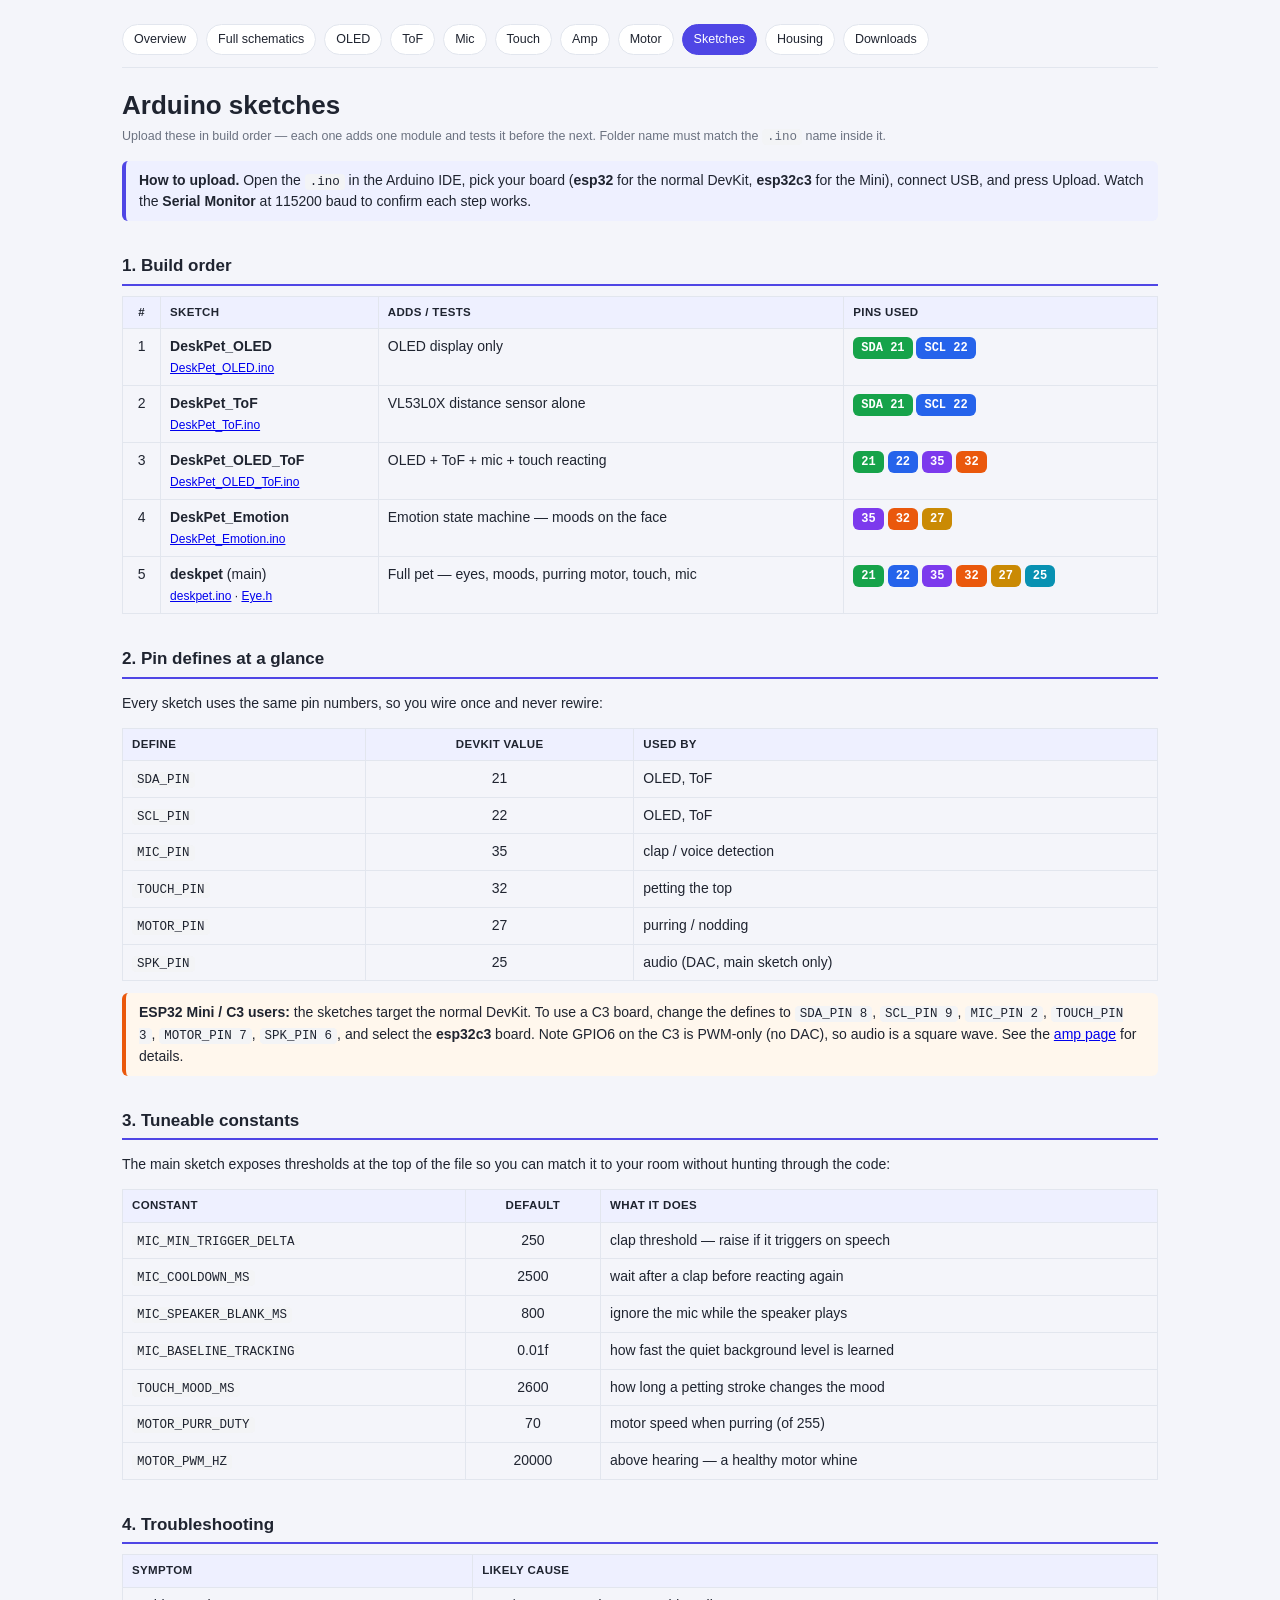
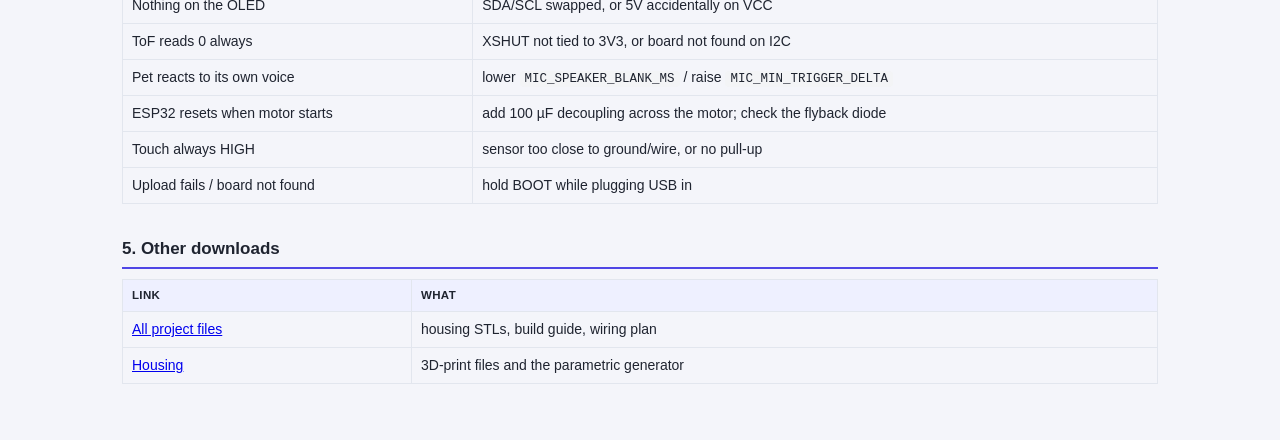
<file: sketches.html>
<!doctype html>
<html lang="en">
<head>
<meta charset="utf-8">
<meta name="viewport" content="width=device-width, initial-scale=1">
<title>Arduino Sketches &mdash; Desk Buddy</title>
<link rel="stylesheet" href="assets/style.css">
</head>
<body>
<div class="page">

  <div class="nav">
    <a href="index.html">Overview</a>
    <a href="schematics.html">Full schematics</a>
    <a href="component-oled.html">OLED</a>
    <a href="component-tof.html">ToF</a>
    <a href="component-mic.html">Mic</a>
    <a href="component-touch.html">Touch</a>
    <a href="component-amp.html">Amp</a>
    <a href="component-motor.html">Motor</a>
    <a href="sketches.html" class="active">Sketches</a>
    <a href="housing.html">Housing</a>
    <a href="downloads.html">Downloads</a>
  </div>

  <h1>Arduino sketches</h1>
  <p class="sub">Upload these in build order &mdash; each one adds one module and tests it before the next.
     Folder name must match the <code>.ino</code> name inside it.</p>

  <div class="note">
    <b>How to upload.</b> Open the <code>.ino</code> in the Arduino IDE, pick your board
    (<b>esp32</b> for the normal DevKit, <b>esp32c3</b> for the Mini), connect USB, and press Upload.
    Watch the <b>Serial Monitor</b> at 115200 baud to confirm each step works.
  </div>

  <h2>1. Build order</h2>
  <table>
    <tr><th class="c">#</th><th>Sketch</th><th>Adds / tests</th><th>Pins used</th></tr>
    <tr>
      <td class="c">1</td>
      <td><b>DeskPet_OLED</b><br><span style="font-size:12px;">
        <a href="sketches/DeskPet_OLED/DeskPet_OLED.ino">DeskPet_OLED.ino</a></span></td>
      <td>OLED display only</td>
      <td><span class="chip g">SDA 21</span> <span class="chip b">SCL 22</span></td>
    </tr>
    <tr>
      <td class="c">2</td>
      <td><b>DeskPet_ToF</b><br><span style="font-size:12px;">
        <a href="sketches/DeskPet_ToF/DeskPet_ToF.ino">DeskPet_ToF.ino</a></span></td>
      <td>VL53L0X distance sensor alone</td>
      <td><span class="chip g">SDA 21</span> <span class="chip b">SCL 22</span></td>
    </tr>
    <tr>
      <td class="c">3</td>
      <td><b>DeskPet_OLED_ToF</b><br><span style="font-size:12px;">
        <a href="sketches/DeskPet_OLED_ToF/DeskPet_OLED_ToF.ino">DeskPet_OLED_ToF.ino</a></span></td>
      <td>OLED + ToF + mic + touch reacting</td>
      <td><span class="chip g">21</span> <span class="chip b">22</span>
          <span class="chip p">35</span> <span class="chip o">32</span></td>
    </tr>
    <tr>
      <td class="c">4</td>
      <td><b>DeskPet_Emotion</b><br><span style="font-size:12px;">
        <a href="sketches/DeskPet_Emotion/DeskPet_Emotion.ino">DeskPet_Emotion.ino</a></span></td>
      <td>Emotion state machine &mdash; moods on the face</td>
      <td><span class="chip p">35</span> <span class="chip o">32</span>
          <span class="chip y">27</span></td>
    </tr>
    <tr>
      <td class="c">5</td>
      <td><b>deskpet</b> (main)<br><span style="font-size:12px;">
        <a href="sketches/deskpet/deskpet.ino">deskpet.ino</a> &middot;
        <a href="sketches/deskpet/Eye.h">Eye.h</a></span></td>
      <td>Full pet &mdash; eyes, moods, purring motor, touch, mic</td>
      <td><span class="chip g">21</span> <span class="chip b">22</span>
          <span class="chip p">35</span> <span class="chip o">32</span>
          <span class="chip y">27</span> <span class="chip c">25</span></td>
    </tr>
  </table>

  <h2>2. Pin defines at a glance</h2>
  <p>Every sketch uses the same pin numbers, so you wire once and never rewire:</p>
  <table>
    <tr><th>Define</th><th class="c">DevKit value</th><th>Used by</th></tr>
    <tr><td><code>SDA_PIN</code></td><td class="c">21</td><td>OLED, ToF</td></tr>
    <tr><td><code>SCL_PIN</code></td><td class="c">22</td><td>OLED, ToF</td></tr>
    <tr><td><code>MIC_PIN</code></td><td class="c">35</td><td>clap / voice detection</td></tr>
    <tr><td><code>TOUCH_PIN</code></td><td class="c">32</td><td>petting the top</td></tr>
    <tr><td><code>MOTOR_PIN</code></td><td class="c">27</td><td>purring / nodding</td></tr>
    <tr><td><code>SPK_PIN</code></td><td class="c">25</td><td>audio (DAC, main sketch only)</td></tr>
  </table>

  <div class="note warn">
    <b>ESP32 Mini / C3 users:</b> the sketches target the normal DevKit. To use a C3 board, change the
    defines to <code>SDA_PIN 8</code>, <code>SCL_PIN 9</code>, <code>MIC_PIN 2</code>,
    <code>TOUCH_PIN 3</code>, <code>MOTOR_PIN 7</code>, <code>SPK_PIN 6</code>, and select the
    <b>esp32c3</b> board. Note GPIO6 on the C3 is PWM-only (no DAC), so audio is a square wave.
    See the <a href="component-amp.html">amp page</a> for details.
  </div>

  <h2>3. Tuneable constants</h2>
  <p>The main sketch exposes thresholds at the top of the file so you can match it to your room
     without hunting through the code:</p>
  <table>
    <tr><th>Constant</th><th class="c">Default</th><th>What it does</th></tr>
    <tr><td><code>MIC_MIN_TRIGGER_DELTA</code></td><td class="c">250</td><td>clap threshold &mdash; raise if it triggers on speech</td></tr>
    <tr><td><code>MIC_COOLDOWN_MS</code></td><td class="c">2500</td><td>wait after a clap before reacting again</td></tr>
    <tr><td><code>MIC_SPEAKER_BLANK_MS</code></td><td class="c">800</td><td>ignore the mic while the speaker plays</td></tr>
    <tr><td><code>MIC_BASELINE_TRACKING</code></td><td class="c">0.01f</td><td>how fast the quiet background level is learned</td></tr>
    <tr><td><code>TOUCH_MOOD_MS</code></td><td class="c">2600</td><td>how long a petting stroke changes the mood</td></tr>
    <tr><td><code>MOTOR_PURR_DUTY</code></td><td class="c">70</td><td>motor speed when purring (of 255)</td></tr>
    <tr><td><code>MOTOR_PWM_HZ</code></td><td class="c">20000</td><td>above hearing &mdash; a healthy motor whine</td></tr>
  </table>

  <h2>4. Troubleshooting</h2>
  <table>
    <tr><th>Symptom</th><th>Likely cause</th></tr>
    <tr><td>Nothing on the OLED</td><td>SDA/SCL swapped, or 5V accidentally on VCC</td></tr>
    <tr><td>ToF reads 0 always</td><td>XSHUT not tied to 3V3, or board not found on I2C</td></tr>
    <tr><td>Pet reacts to its own voice</td><td>lower <code>MIC_SPEAKER_BLANK_MS</code> / raise <code>MIC_MIN_TRIGGER_DELTA</code></td></tr>
    <tr><td>ESP32 resets when motor starts</td><td>add 100&nbsp;&micro;F decoupling across the motor; check the flyback diode</td></tr>
    <tr><td>Touch always HIGH</td><td>sensor too close to ground/wire, or no pull-up</td></tr>
    <tr><td>Upload fails / board not found</td><td>hold BOOT while plugging USB in</td></tr>
  </table>

  <h2>5. Other downloads</h2>
  <table>
    <tr><th>Link</th><th>What</th></tr>
    <tr><td><a href="downloads.html">All project files</a></td><td>housing STLs, build guide, wiring plan</td></tr>
    <tr><td><a href="housing.html">Housing</a></td><td>3D-print files and the parametric generator</td></tr>
  </table>

</div>
</body>
</html>
</file>
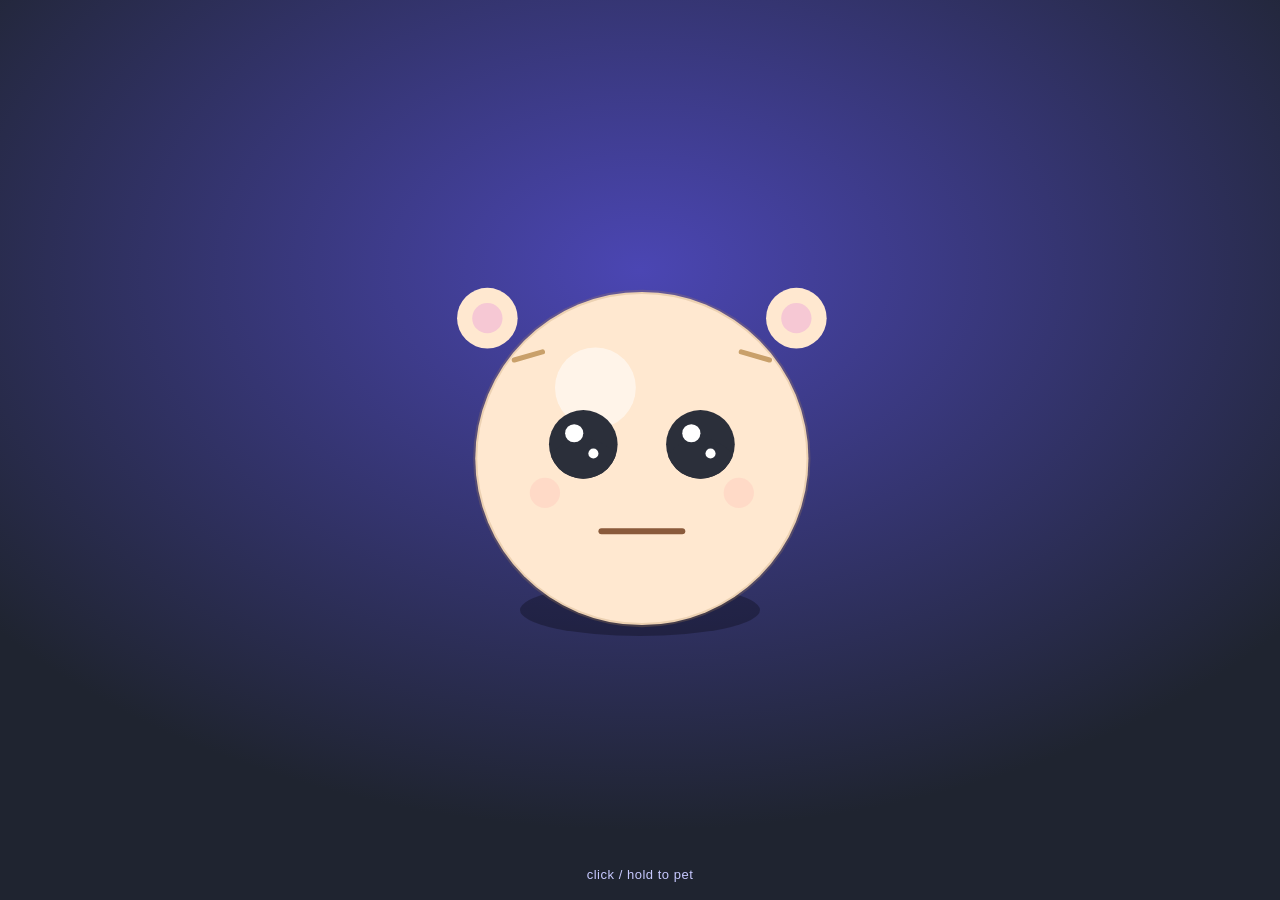
<file: docs/desk-buddy-face.html>
<!doctype html>
<html lang="en">
<head>
<meta charset="utf-8">
<meta name="viewport" content="width=device-width, initial-scale=1">
<title>Desk Buddy — Face</title>
<style>
  * { box-sizing: border-box; }
  html, body { height: 100%; margin: 0; }
  body {
    background: radial-gradient(1200px 800px at 50% 30%, #4b46b3, #1f2430 70%);
    display: flex; flex-direction: column; align-items: center; justify-content: center;
    font-family: -apple-system, BlinkMacSystemFont, "Segoe UI", Roboto, Arial, sans-serif;
    color: #eef0ff; overflow: hidden;
  }
  canvas { display: block; }
  .hint { position: fixed; bottom: 18px; font-size: 13px; color: #c7c9ff; letter-spacing: .04em; }
</style>
</head>
<body>
<canvas id="face" width="520" height="520"></canvas>
<div class="hint">click / hold to pet</div>
<script>
(function () {
  var c = document.getElementById('face');
  var ctx = c.getContext('2d');
  var W = c.width, H = c.height, cx = W / 2, cy = H / 2;
  var R = 165;
  var mood = 'idle', moodT = 0;
  var blinkT = 0, blinkLen = 0, nextBlink = 1500;
  var px = 0, py = 0, time = 0, eb = 0;

  function dist(x1, y1, x2, y2) { var dx = x1 - x2, dy = y1 - y2; return Math.sqrt(dx * dx + dy * dy); }

  function setMood(m, d) { mood = m; moodT = d; }

  function pet(e) {
    var r = -0.99; if (c.getBoundingClientRect) {
      var b = c.getBoundingClientRect();
      r = Math.min(1.6, (dist(e.clientX, e.clientY, b.left + b.width / 2, b.top + b.height / 2)) / 90) * 0.2;
    }
    setMood(Math.random() < 0.85 ? 'happy' : 'surprised', 1100 + r * 3000);
  }

  c.addEventListener('pointerdown', function (e) { c.setPointerCapture(e.pointerId); pet(e); });
  c.addEventListener('pointermove', function (e) {
    var b = c.getBoundingClientRect();
    px = ((e.clientX - b.left) / b.width - 0.5) * 2;
    py = ((e.clientY - b.top) / b.height - 0.5) * 2;
  });
  c.addEventListener('pointerup', function () {
    if (mood === 'surprised') setMood('happy', 700);
  });
  c.addEventListener('pointerleave', function () { px = 0; py = 0; });

  function blinkTick(dt) {
    blinkT -= dt;
    if (blinkT <= 0) {
      if (blinkLen > 0) { blinkLen = 0; blinkT = nextBlink; nextBlink = 1100 + Math.random() * 3800; }
      else { blinkLen = 140; blinkT = blinkLen; }
    }
  }

  function f(n) { return Math.max(-1, Math.min(1, n)); }

  function round(x, y, r) { ctx.beginPath(); ctx.arc(x, y, r, 0, Math.PI * 2); ctx.fill(); }

  function eye(x, y, k, sx, sy) {
    var ew = 34 * k, eh = 46 * k;
    var lx = sx * 12, ly = sy * 10;
    var sr = 5 * k + 1;
    ctx.fillStyle = '#2b2f3a';
    round(x + lx, y - ly, ew * 0.95, eh);
    ctx.save();
    ctx.beginPath(); round(x + lx, y - ly, ew, eh); ctx.clip();
    ctx.beginPath(); ctx.arc(x - eb, y + 34, 40, 0, Math.PI * 2); ctx.fill();
    ctx.restore();
    ctx.fillStyle = '#ffffff';
    round(x + lx - 9, y - ly - 11, 9); round(x + lx + 10, y - ly + 9, 5);
  }

  function draw(t) {
    ctx.clearRect(0, 0, W, H);
    var bx = Math.sin(t * 0.0018) * 2, by = Math.cos(t * 0.0022) * 2;
    var ex = f(px), ey = f(py);
    var scale = 1 + Math.sin(t * 0.002) * 0.012;

    if (moodT > 0) moodT -= 16;
    if (moodT <= 0 && (mood === 'happy' || mood === 'surprised')) { mood = 'idle'; moodT = 0; }

    ctx.save();
    ctx.translate(cx, cy + 10);

    ctx.fillStyle = 'rgba(0,0,0,0.28)';
    ctx.beginPath(); ctx.ellipse(0, 150, 120, 26, 0, 0, Math.PI * 2); ctx.fill();

    ctx.scale(scale, scale);

    var tilt = f(px) * 3;
    ctx.rotate(tilt * 0.001);

    ctx.fillStyle = '#ffe8d0';
    ctx.strokeStyle = 'rgba(180,140,90,0.25)';
    ctx.lineWidth = 4;
    ctx.beginPath(); ctx.arc(bx, by, R, 0, Math.PI * 2); ctx.fill(); ctx.stroke();

    ctx.fillStyle = 'rgba(255,255,255,0.55)';
    ctx.beginPath(); ctx.arc(bx - 46, by - 70, 40, 0, Math.PI * 2); ctx.fill();

    var ear = 30;
    ctx.fillStyle = '#ffe8d0';
    ctx.beginPath(); ctx.arc(bx - R + 12, by - R + 26, ear, 0, Math.PI * 2); ctx.fill();
    ctx.beginPath(); ctx.arc(bx + R - 12, by - R + 26, ear, 0, Math.PI * 2); ctx.fill();
    ctx.fillStyle = '#f6c8d4';
    ctx.beginPath(); ctx.arc(bx - R + 12, by - R + 26, ear * 0.5, 0, Math.PI * 2); ctx.fill();
    ctx.beginPath(); ctx.arc(bx + R - 12, by - R + 26, ear * 0.5, 0, Math.PI * 2); ctx.fill();

    var exx = bx + ex * 18, eyy = by + ey * 12;
    var k = blinkLen > 0 ? 0.12 : 1;
    eye(exx - 58, eyy - 14, k, ex, ey);
    eye(exx + 58, eyy - 14, k, ex, ey);

    ctx.lineCap = 'round';
    ctx.strokeStyle = '#c9a06a';
    ctx.lineWidth = 5;
    var bx1 = (ex - 0.2) * 12 - 8, by1 = (ey - 0.2) * 8;
    ctx.beginPath();
    ctx.moveTo(exx - 116 + bx1, eyy - 96 + by1);
    ctx.lineTo(exx - 88 + bx1, eyy - 104 + by1);
    ctx.moveTo(exx + 116 - bx1, eyy - 96 + by1);
    ctx.lineTo(exx + 88 - bx1, eyy - 104 + by1);
    ctx.stroke();

    var blush = 0;
    if (mood === 'happy') blush = 0.5 + Math.sin(t * 0.02) * 0.1;
    else if (mood === 'idle') blush = 0.12;
    if (blush > 0) {
      ctx.fillStyle = 'rgba(255,120,140,' + blush + ')';
      round(exx - 96, eyy + 34, 15); round(exx + 96, eyy + 34, 15);
    }

    ctx.strokeStyle = '#8a5a3b';
    ctx.lineWidth = 6;
    ctx.lineCap = 'round';
    ctx.beginPath();
    if (mood === 'happy') {
      ctx.arc(exx - 40, eyy + 78, 34, Math.PI * 0.2, Math.PI * 0.8);
    } else if (mood === 'surprised') {
      ctx.arc(exx - 38, eyy + 78, 17, 0, Math.PI * 2);
      ctx.fillStyle = '#8a5a3b'; ctx.fill();
    } else {
      ctx.moveTo(exx - 40, eyy + 72);
      ctx.lineTo(exx + 40, eyy + 72);
    }
    ctx.stroke();

    ctx.restore();
  }

  function loop(ts) {
    var dt = Math.min(50, ts - (time || ts));
    time = ts;
    blinkTick(dt);
    draw(ts);
    requestAnimationFrame(loop);
  }
  requestAnimationFrame(loop);
})();
</script>
</body>
</html>
</file>
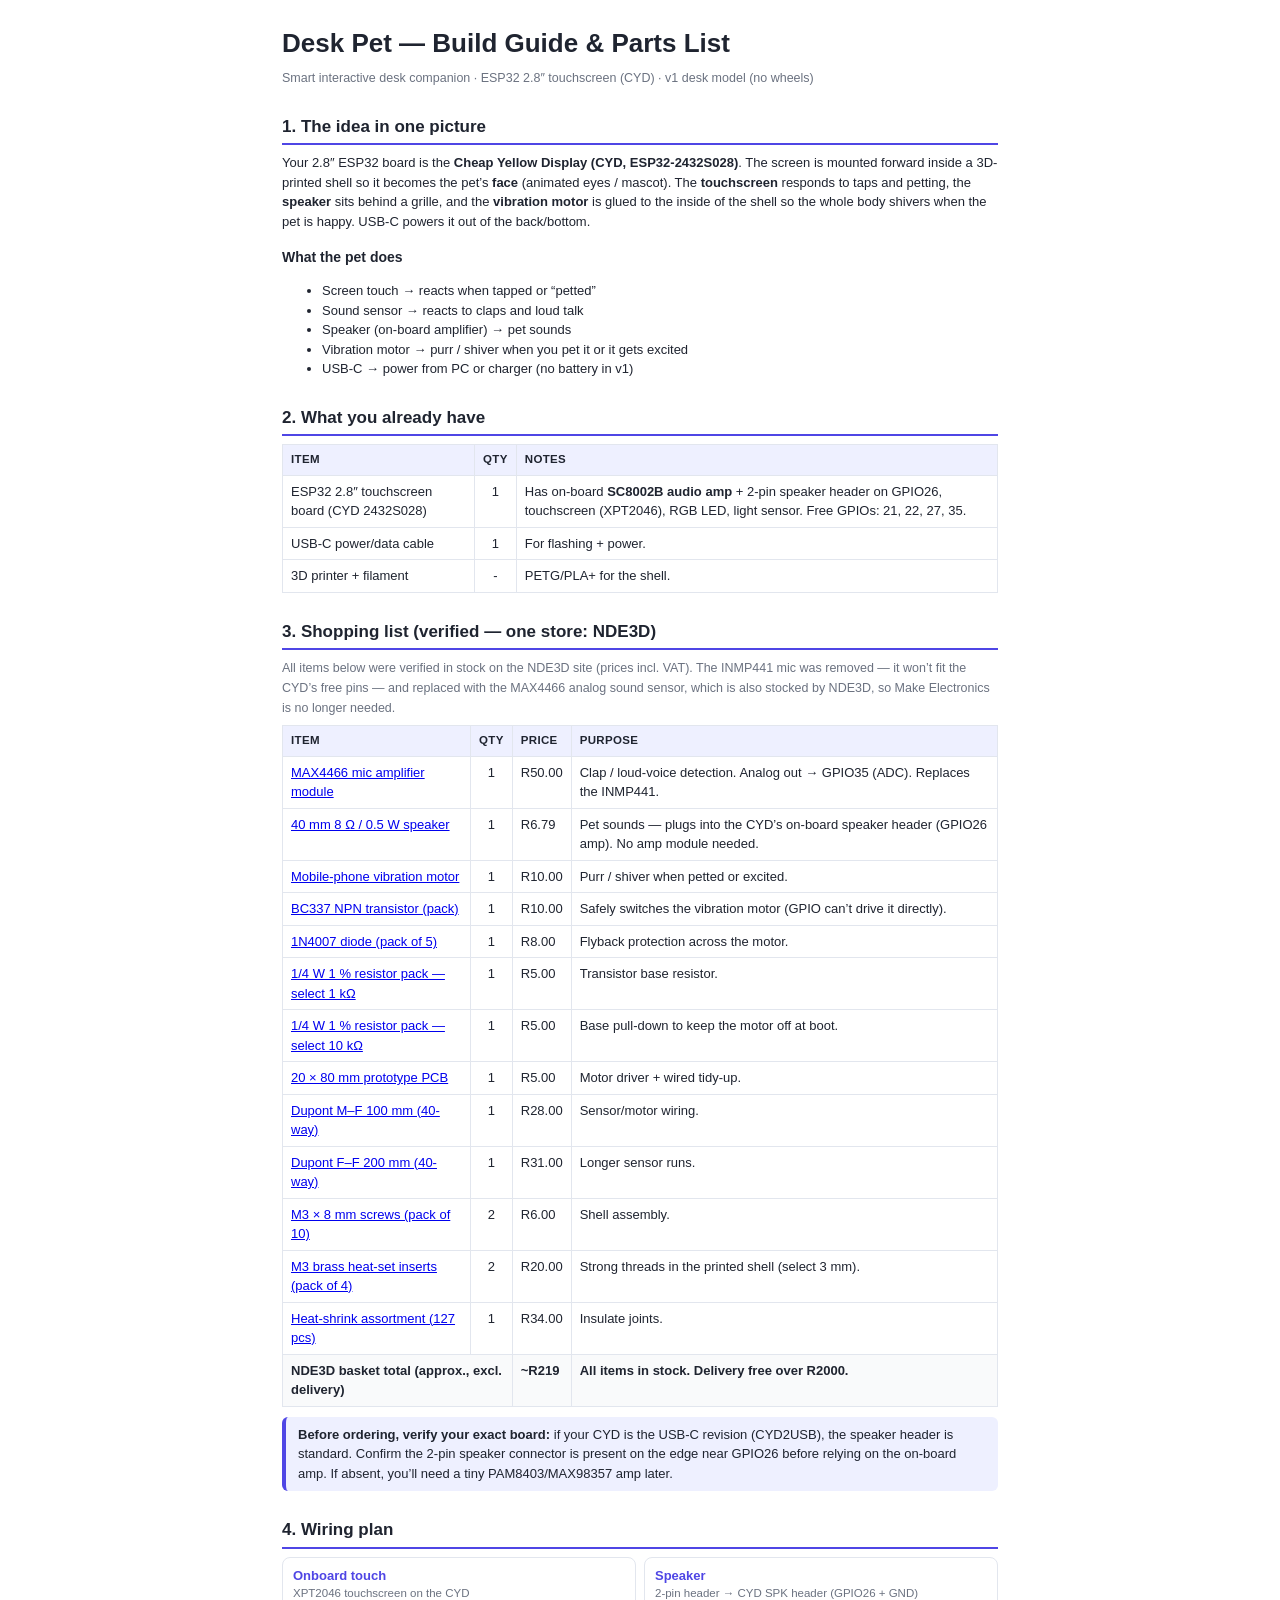
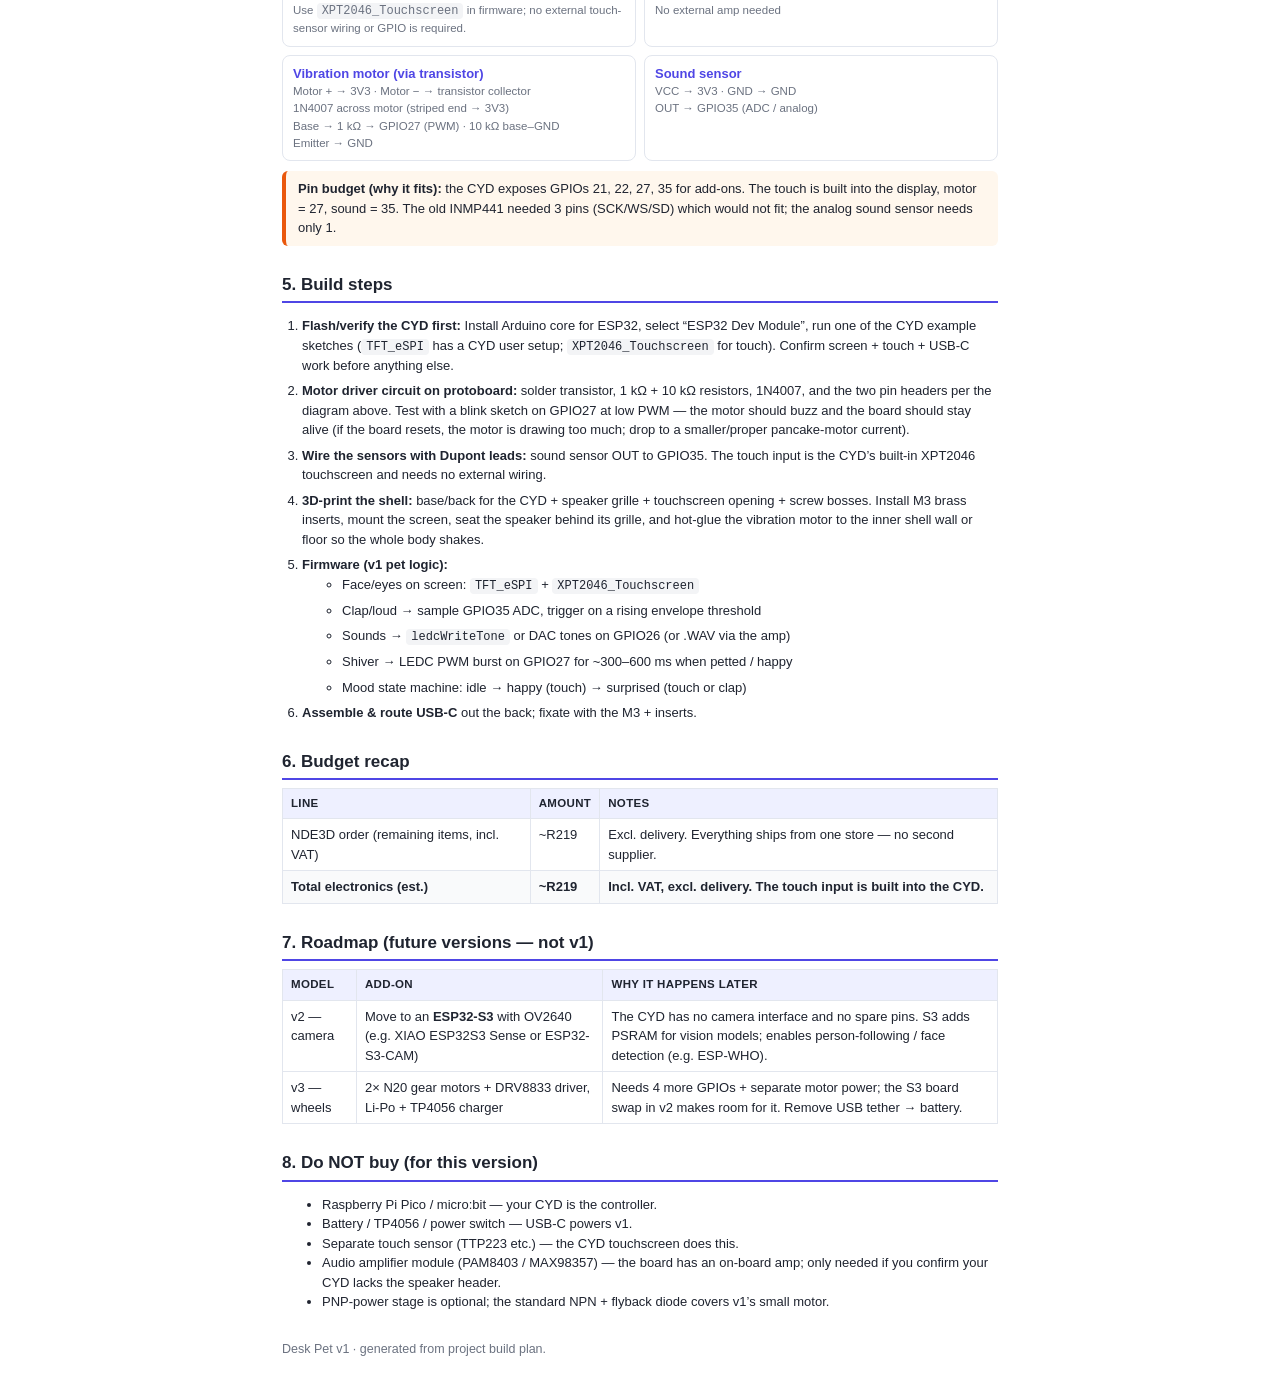
<file: docs/desk-pet-build-guide.html>
<!doctype html>
<html lang="en">
<head>
<meta charset="utf-8">
<title>Desk Pet — Build Guide &amp; Parts List</title>
<style>
  * { box-sizing: border-box; }
  html, body { margin: 0; padding: 0; }
  body {
    font-family: -apple-system, BlinkMacSystemFont, "Segoe UI", Roboto, Arial, sans-serif;
    color: #1f2430; font-size: 13px; line-height: 1.5;
  }
  .page { max-width: 780px; margin: 0 auto; padding: 24px 32px; }
  h1 { font-size: 26px; margin: 0 0 2px; }
  h2 { font-size: 17px; margin: 26px 0 8px; padding-bottom: 4px; border-bottom: 2px solid #4f46e5; }
  h3 { font-size: 14px; margin: 16px 0 6px; }
  p { margin: 6px 0; }
  .sub { color: #6b7280; font-size: 12.5px; }
  .tag { display: inline-block; border-radius: 999px; padding: 2px 10px; font-size: 11px; font-weight: 700; margin-right: 6px; }
  .tag.have { background: #d1fae5; color: #065f46; }
  .tag.buy { background: #fee2e2; color: #991b1b; }
  .tag.opt { background: #fef3c7; color: #92400e; }
  .tag.warn { background: #e0e7ff; color: #3730a3; }
  table { width: 100%; border-collapse: collapse; margin: 8px 0; }
  th, td { text-align: left; padding: 6px 8px; border: 1px solid #e2e6ee; vertical-align: top; }
  th { background: #eef0ff; font-size: 11.5px; text-transform: uppercase; letter-spacing: .03em; }
  .qty { text-align: center; white-space: nowrap; }
  tr.total td { background: #f9fafb; font-weight: 700; }
  .note { background: #eef0ff; border-left: 4px solid #4f46e5; padding: 8px 12px; border-radius: 6px; margin: 10px 0; }
  .warn-note { background: #fff7ed; border-left-color: #ea580c; }
  .ok-note { background: #ecfdf5; border-left-color: #16a34a; }
  code { background: #f3f4f6; border-radius: 4px; padding: 1px 5px; font-size: 12px; }
  .pin-grid { display: grid; grid-template-columns: 1fr 1fr; gap: 8px; margin: 8px 0; }
  .pin { border: 1px solid #e2e6ee; border-radius: 8px; padding: 8px 10px; }
  .pin b { color: #4f46e5; }
  .pin .s { display: block; color: #6b7280; font-size: 11.5px; }
  ol.steps { padding-left: 20px; }
  ol.steps li { margin-bottom: 6px; }
  .pagebreak { page-break-before: always; }
  @media print { .page { max-width: none; padding: 0 10px; } }
</style>
</head>
<body>
<div class="page">

  <h1>Desk Pet — Build Guide &amp; Parts List</h1>
  <p class="sub">Smart interactive desk companion &middot; ESP32 2.8&Prime; touchscreen (CYD) &middot; v1 desk model (no wheels)</p>

  <h2>1. The idea in one picture</h2>
  <p>Your 2.8&Prime; ESP32 board is the <b>Cheap Yellow Display (CYD, ESP32-2432S028)</b>. The screen is mounted forward inside a 3D-printed shell so it becomes the pet&rsquo;s <b>face</b> (animated eyes / mascot). The <b>touchscreen</b> responds to taps and petting, the <b>speaker</b> sits behind a grille, and the <b>vibration motor</b> is glued to the inside of the shell so the whole body shivers when the pet is happy. USB-C powers it out of the back/bottom.</p>
  <h3>What the pet does</h3>
  <ul>
    <li>Screen touch &rarr; reacts when tapped or &ldquo;petted&rdquo;</li>
    <li>Sound sensor &rarr; reacts to claps and loud talk</li>
    <li>Speaker (on-board amplifier) &rarr; pet sounds</li>
    <li>Vibration motor &rarr; purr / shiver when you pet it or it gets excited</li>
    <li>USB-C &rarr; power from PC or charger (no battery in v1)</li>
  </ul>

  <h2>2. What you already have</h2>
  <table>
    <tr><th>Item</th><th class="qty">Qty</th><th>Notes</th></tr>
    <tr><td>ESP32 2.8&Prime; touchscreen board (CYD 2432S028)</td><td class="qty">1</td><td>Has on-board <b>SC8002B audio amp</b> + 2-pin speaker header on GPIO26, touchscreen (XPT2046), RGB LED, light sensor. Free GPIOs: 21, 22, 27, 35.</td></tr>
    <tr><td>USB-C power/data cable</td><td class="qty">1</td><td>For flashing + power.</td></tr>
    <tr><td>3D printer + filament</td><td class="qty">-</td><td>PETG/PLA+ for the shell.</td></tr>
  </table>

  <h2>3. Shopping list (verified &mdash; one store: NDE3D)</h2>
  <p><span class="sub">All items below were verified in stock on the NDE3D site (prices incl. VAT). The INMP441 mic was removed &mdash; it won&rsquo;t fit the CYD&rsquo;s free pins &mdash; and replaced with the MAX4466 analog sound sensor, which is also stocked by NDE3D, so Make Electronics is no longer needed.</span></p>

  <table>
    <tr><th>Item</th><th class="qty">Qty</th><th>Price</th><th>Purpose</th></tr>

    <tr><td><a href="https://nde3d.co.za/amplifiers-and-audio/1876-microphone-amplifier-module-max4466.html">MAX4466 mic amplifier module</a></td><td class="qty">1</td><td>R50.00</td><td>Clap / loud-voice detection. Analog out &rarr; GPIO35 (ADC). Replaces the INMP441.</td></tr>
    <tr><td><a href="https://nde3d.co.za/amplifiers-and-audio/3735-18mm-round-voice-speaker.html">40 mm 8 &Omega; / 0.5 W speaker</a></td><td class="qty">1</td><td>R6.79</td><td>Pet sounds &mdash; plugs into the CYD&rsquo;s on-board speaker header (GPIO26 amp). No amp module needed.</td></tr>
    <tr><td><a href="https://nde3d.co.za/motors/3481-mobile-phone-vibration-motor.html">Mobile-phone vibration motor</a></td><td class="qty">1</td><td>R10.00</td><td>Purr / shiver when petted or excited.</td></tr>
    <tr><td><a href="https://nde3d.co.za/transistors/3043-npn-transistor-bc237bc547b-5-pack.html">BC337 NPN transistor (pack)</a></td><td class="qty">1</td><td>R10.00</td><td>Safely switches the vibration motor (GPIO can&rsquo;t drive it directly).</td></tr>
    <tr><td><a href="https://nde3d.co.za/diodes/1117-1n4007-1000v-1a-general-purpose-diode-x5.html">1N4007 diode (pack of 5)</a></td><td class="qty">1</td><td>R8.00</td><td>Flyback protection across the motor.</td></tr>
    <tr><td><a href="https://nde3d.co.za/resistors/503-532-resistor-thl-14w-1-pack-of-10.html">1/4 W 1 % resistor pack &mdash; select 1 k&Omega;</a></td><td class="qty">1</td><td>R5.00</td><td>Transistor base resistor.</td></tr>
    <tr><td><a href="https://nde3d.co.za/resistors/503-532-resistor-thl-14w-1-pack-of-10.html">1/4 W 1 % resistor pack &mdash; select 10 k&Omega;</a></td><td class="qty">1</td><td>R5.00</td><td>Base pull-down to keep the motor off at boot.</td></tr>
    <tr><td><a href="https://nde3d.co.za/general/2926-20mm-x-80mm-prototype-double-sided-copper-pcb.html">20 &times; 80 mm prototype PCB</a></td><td class="qty">1</td><td>R5.00</td><td>Motor driver + wired tidy-up.</td></tr>
    <tr><td><a href="https://nde3d.co.za/wire/1694-cable-dupont-100mm-male-female-40-way.html">Dupont M&ndash;F 100 mm (40-way)</a></td><td class="qty">1</td><td>R28.00</td><td>Sensor/motor wiring.</td></tr>
    <tr><td><a href="https://nde3d.co.za/wire/2004-cable-dupont-200mm-female-female-40-way.html">Dupont F&ndash;F 200 mm (40-way)</a></td><td class="qty">1</td><td>R31.00</td><td>Longer sensor runs.</td></tr>
    <tr><td><a href="https://nde3d.co.za/bolts-nuts/3154-m5-x-10mm-button-head-cap-screw-stainless-steel-pack-of-10.html">M3 &times; 8 mm screws (pack of 10)</a></td><td class="qty">2</td><td>R6.00</td><td>Shell assembly.</td></tr>
    <tr><td><a href="https://nde3d.co.za/bolts-nuts/2246-m3-brass-threaded-insert-2-3-or-5mm-pack-of-4.html">M3 brass heat-set inserts (pack of 4)</a></td><td class="qty">2</td><td>R20.00</td><td>Strong threads in the printed shell (select 3 mm).</td></tr>
    <tr><td><a href="https://nde3d.co.za/consumables/1789-127pcs-assorted-heat-shrink-tubing.html">Heat-shrink assortment (127 pcs)</a></td><td class="qty">1</td><td>R34.00</td><td>Insulate joints.</td></tr>
     <tr class="total"><td colspan="2">NDE3D basket total (approx., excl. delivery)</td><td>~R219</td><td>All items in stock. Delivery free over R2000.</td></tr>
  </table>

  <div class="note">
    <b>Before ordering, verify your exact board:</b> if your CYD is the USB-C revision (CYD2USB), the speaker header is standard. Confirm the 2-pin speaker connector is present on the edge near GPIO26 before relying on the on-board amp. If absent, you&rsquo;ll need a tiny PAM8403/MAX98357 amp later.
  </div>

  <h2>4. Wiring plan</h2>
  <div class="pin-grid">
     <div class="pin"><b>Onboard touch</b><span class="s">XPT2046 touchscreen on the CYD</span><span class="s">Use <code>XPT2046_Touchscreen</code> in firmware; no external touch-sensor wiring or GPIO is required.</span></div>
    <div class="pin"><b>Speaker</b><span class="s">2-pin header &rarr; CYD SPK header (GPIO26 + GND)</span><span class="s">No external amp needed</span></div>
    <div class="pin"><b>Vibration motor (via transistor)</b><span class="s">Motor + &rarr; 3V3 &middot; Motor &minus; &rarr; transistor collector</span><span class="s">1N4007 across motor (striped end &rarr; 3V3)</span><span class="s">Base &rarr; 1 k&Omega; &rarr; GPIO27 (PWM) &middot; 10 k&Omega; base&ndash;GND</span><span class="s">Emitter &rarr; GND</span></div>
    <div class="pin"><b>Sound sensor</b><span class="s">VCC &rarr; 3V3 &middot; GND &rarr; GND</span><span class="s">OUT &rarr; GPIO35 (ADC / analog)</span></div>
  </div>

  <div class="warn-note note">
     <b>Pin budget (why it fits):</b> the CYD exposes GPIOs 21, 22, 27, 35 for add-ons. The touch is built into the display, motor = 27, sound = 35. The old INMP441 needed 3 pins (SCK/WS/SD) which would not fit; the analog sound sensor needs only 1.
  </div>

  <h2>5. Build steps</h2>
  <ol class="steps">
    <li><b>Flash/verify the CYD first:</b> Install Arduino core for ESP32, select &ldquo;ESP32 Dev Module&rdquo;, run one of the CYD example sketches (<code>TFT_eSPI</code> has a CYD user setup; <code>XPT2046_Touchscreen</code> for touch). Confirm screen + touch + USB-C work before anything else.</li>
    <li><b>Motor driver circuit on protoboard:</b> solder transistor, 1 k&Omega; + 10 k&Omega; resistors, 1N4007, and the two pin headers per the diagram above. Test with a blink sketch on GPIO27 at low PWM &mdash; the motor should buzz and the board should stay alive (if the board resets, the motor is drawing too much; drop to a smaller/proper pancake-motor current).</li>
     <li><b>Wire the sensors with Dupont leads:</b> sound sensor OUT to GPIO35. The touch input is the CYD&rsquo;s built-in XPT2046 touchscreen and needs no external wiring.</li>
     <li><b>3D-print the shell:</b> base/back for the CYD + speaker grille + touchscreen opening + screw bosses. Install M3 brass inserts, mount the screen, seat the speaker behind its grille, and hot-glue the vibration motor to the inner shell wall or floor so the whole body shakes.</li>
    <li><b>Firmware (v1 pet logic):</b>
      <ul>
         <li>Face/eyes on screen: <code>TFT_eSPI</code> + <code>XPT2046_Touchscreen</code></li>
         <li>Clap/loud &rarr; sample GPIO35 ADC, trigger on a rising envelope threshold</li>
        <li>Sounds &rarr; <code>ledcWriteTone</code> or DAC tones on GPIO26 (or .WAV via the amp)</li>
        <li>Shiver &rarr; LEDC PWM burst on GPIO27 for ~300&ndash;600 ms when petted / happy</li>
         <li>Mood state machine: idle &rarr; happy (touch) &rarr; surprised (touch or clap)</li>
      </ul>
    </li>
    <li><b>Assemble &amp; route USB-C</b> out the back; fixate with the M3 + inserts.</li>
  </ol>

  <h2>6. Budget recap</h2>
  <table>
    <tr><th>Line</th><th>Amount</th><th>Notes</th></tr>
     <tr><td>NDE3D order (remaining items, incl. VAT)</td><td>~R219</td><td>Excl. delivery. Everything ships from one store &mdash; no second supplier.</td></tr>
     <tr class="total"><td>Total electronics (est.)</td><td>~R219</td><td>Incl. VAT, excl. delivery. The touch input is built into the CYD.</td></tr>
  </table>

  <div class="pagebreak"></div>
  <h2>7. Roadmap (future versions &mdash; not v1)</h2>
  <table>
    <tr><th>Model</th><th>Add-on</th><th>Why it happens later</th></tr>
    <tr><td>v2 &mdash; camera</td><td>Move to an <b>ESP32-S3</b> with OV2640 (e.g. XIAO ESP32S3 Sense or ESP32-S3-CAM)</td><td>The CYD has no camera interface and no spare pins. S3 adds PSRAM for vision models; enables person-following / face detection (e.g. ESP-WHO).</td></tr>
    <tr><td>v3 &mdash; wheels</td><td>2&times; N20 gear motors + DRV8833 driver, Li-Po + TP4056 charger</td><td>Needs 4 more GPIOs + separate motor power; the S3 board swap in v2 makes room for it. Remove USB tether &rarr; battery.</td></tr>
  </table>

  <h2>8. Do NOT buy (for this version)</h2>
  <ul>
    <li>Raspberry Pi Pico / micro:bit &mdash; your CYD is the controller.</li>
    <li>Battery / TP4056 / power switch &mdash; USB-C powers v1.</li>
    <li>Separate touch sensor (TTP223 etc.) &mdash; the CYD touchscreen does this.</li>
    <li>Audio amplifier module (PAM8403 / MAX98357) &mdash; the board has an on-board amp; only needed if you confirm your CYD lacks the speaker header.</li>
    <li>PNP-power stage is optional; the standard NPN + flyback diode covers v1&rsquo;s small motor.</li>
  </ul>

  <p class="sub" style="margin-top:28px">Desk Pet v1 &middot; generated from project build plan.</p>
</div>
</body>
</html>
</file>
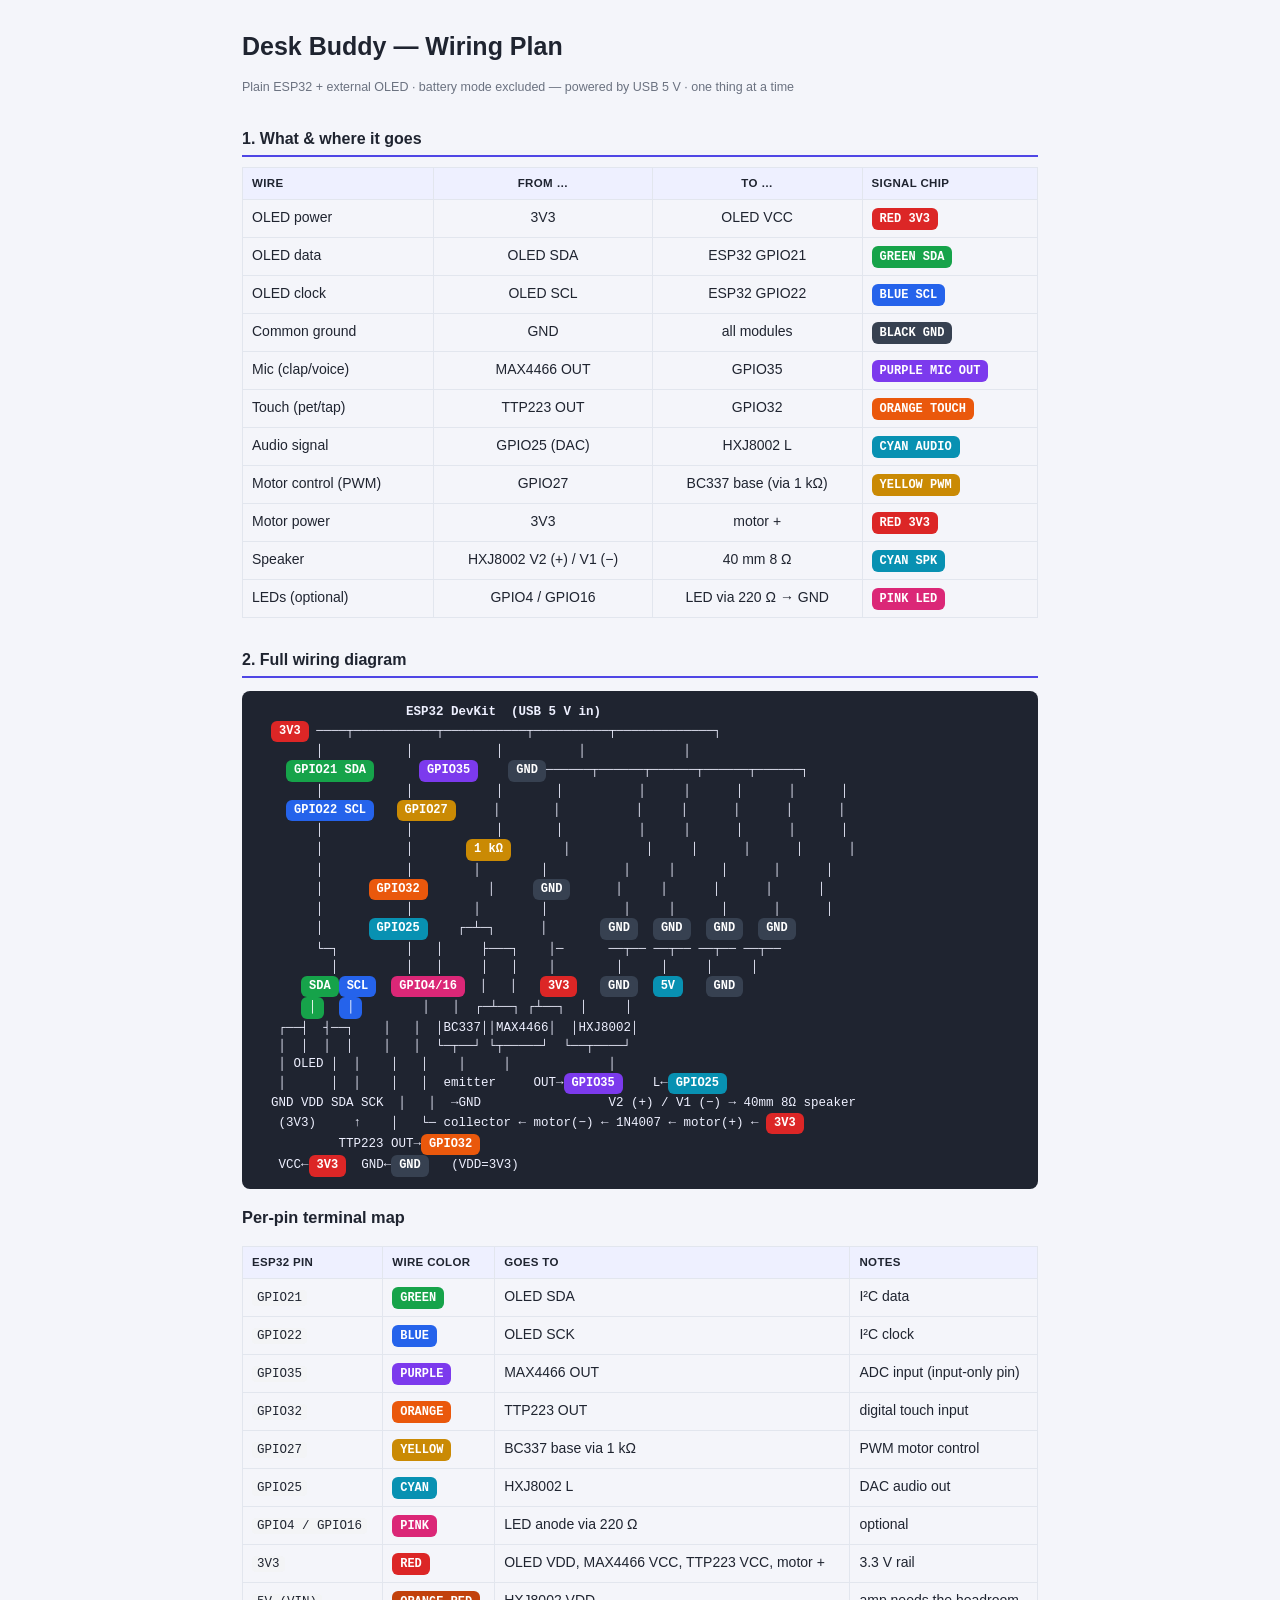
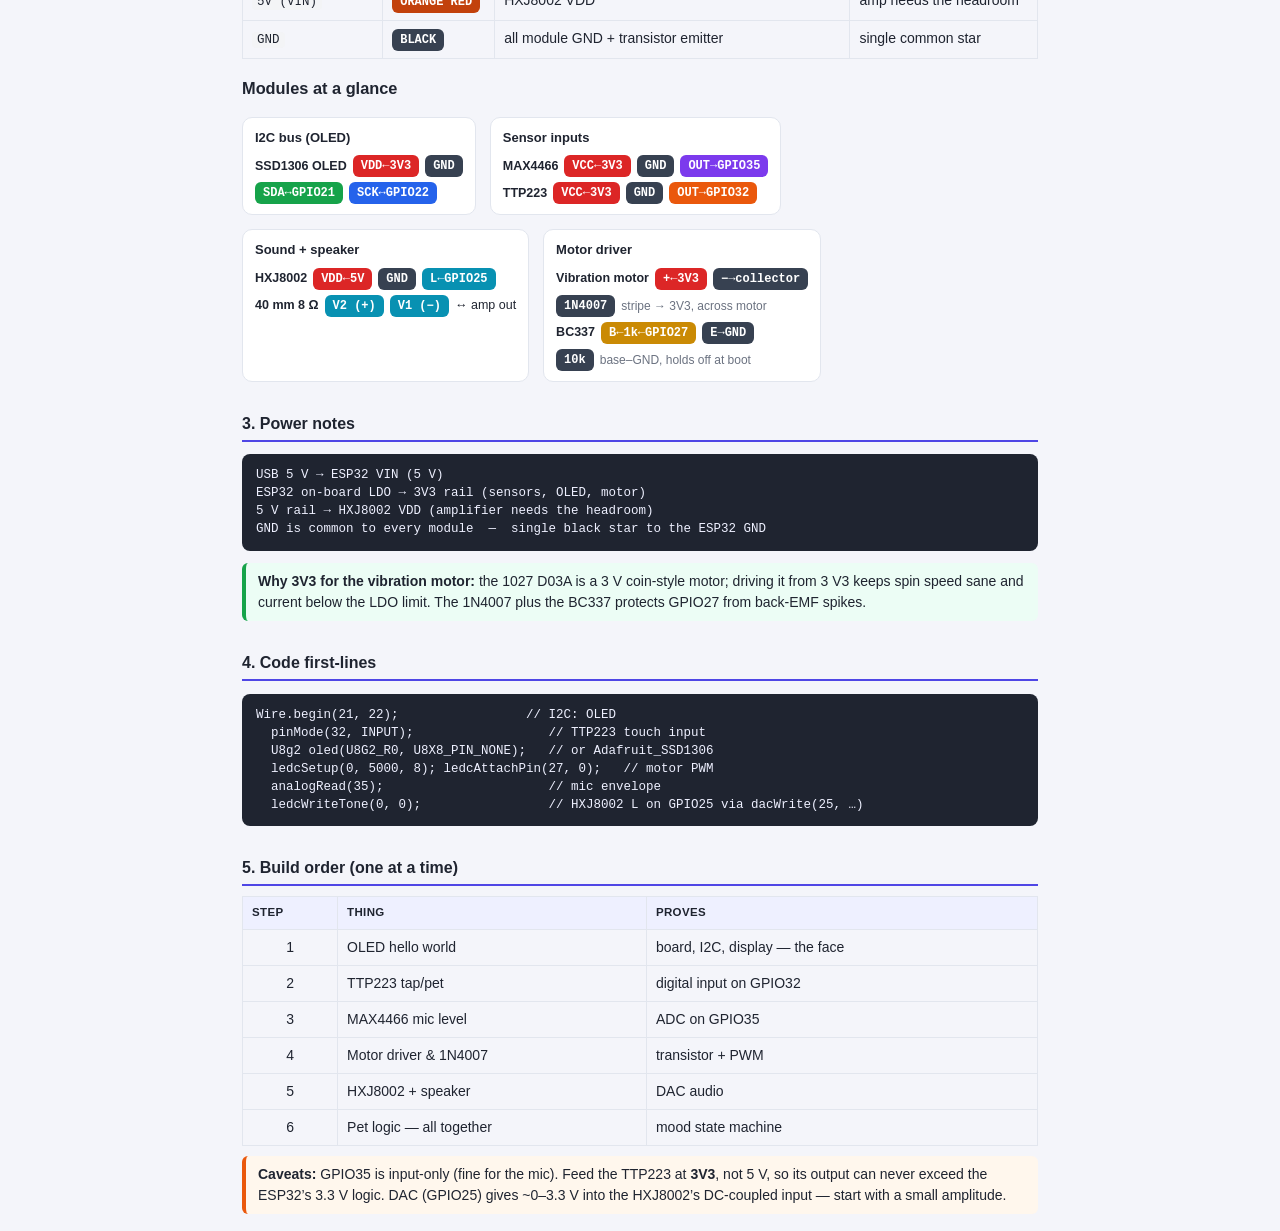
<file: docs/wiring-plan.html>
<!doctype html>
<html lang="en">
<head>
<meta charset="utf-8">
<meta name="viewport" content="width=device-width, initial-scale=1">
<title>Desk Buddy — Wiring Plan</title>
<style>
  * { box-sizing: border-box; }
  html, body { margin: 0; }
  body {
    font-family: -apple-system, BlinkMacSystemFont, "Segoe UI", Roboto, Arial, sans-serif;
    color: #1f2430; font-size: 14px; line-height: 1.5; background: #f4f5fa;
  }
  .page { max-width: 860px; margin: 0 auto; padding: 28px 32px; }
  h1 { font-size: 25px; margin: 0 0 2px; }
  .sub { color: #6b7280; font-size: 12.5px; }
  h2 { font-size: 16px; margin: 30px 0 10px; padding-bottom: 4px; border-bottom: 2px solid #4f46e5; }
  table { width: 100%; border-collapse: collapse; margin: 8px 0; }
  th, td { text-align: left; padding: 7px 9px; border: 1px solid #e2e6ee; vertical-align: top; }
  th { background: #eef0ff; font-size: 11.5px; text-transform: uppercase; letter-spacing: .03em; }
  .qty, .c { text-align: center; }
  .chip { display: inline-block; border-radius: 6px; padding: 2px 8px; font-size: 12px; font-weight: 600; color: #fff; font-family: ui-monospace, Consolas, monospace; }
  .chip.g { background: #16a34a; } .chip.b { background: #2563eb; } .chip.r { background: #dc2626; }
  .chip.k { background: #374151; } .chip.m { background: #db2777; } .chip.p { background: #7c3aed; }
  .chip.o { background: #ea580c; } .chip.c { background: #0891b2; } .chip.y { background: #ca8a04; }
  .note { background: #eef0ff; border-left: 4px solid #4f46e5; padding: 8px 12px; border-radius: 6px; margin: 10px 0; }
  .warn-note { background: #fff7ed; border-left-color: #ea580c; }
  .ok-note { background: #ecfdf5; border-left-color: #16a34a; }
  pre { background: #1f2430; color: #eef0ff; border-radius: 8px; padding: 12px 14px; font-size: 12.5px; overflow-x: auto; line-height: 1.45; }
  code { background: #f3f4f6; border-radius: 4px; padding: 1px 5px; font-size: 12.5px; }
  .board { display: flex; gap: 14px; flex-wrap: wrap; }
  .box { border: 1px solid #e2e6ee; border-radius: 10px; padding: 10px 12px; background: #fff; }
  .box h3 { margin: 0 0 8px; font-size: 13px; }
  .box .pins { display: flex; flex-direction: column; gap: 5px; }
  .line { display: flex; align-items: center; gap: 6px; flex-wrap: wrap; font-size: 12.5px; }
  .pcap { color: #6b7280; font-size: 12px; }
  .dot { width: 9px; height: 9px; border-radius: 50%; display: inline-block; }
  @media print { body { background: #fff; } .page { max-width: none; padding: 10px; } .box { break-inside: avoid; } }
</style>
</head>
<body>
<div class="page">

  <h1>Desk Buddy &mdash; Wiring Plan</h1>
  <p class="sub">Plain ESP32 + external OLED &middot; battery mode excluded &mdash; powered by USB 5 V &middot; one thing at a time</p>

  <h2>1. What &amp; where it goes</h2>
  <table>
    <tr><th>Wire</th><th class="c">From …</th><th class="c">To …</th><th>Signal chip</th></tr>
    <tr><td>OLED power</td><td class="c">3V3</td><td class="c">OLED VCC</td><td><span class="chip r">RED&nbsp;3V3</span></td></tr>
    <tr><td>OLED data</td><td class="c">OLED SDA</td><td class="c">ESP32 GPIO21</td><td><span class="chip g">GREEN&nbsp;SDA</span></td></tr>
    <tr><td>OLED clock</td><td class="c">OLED SCL</td><td class="c">ESP32 GPIO22</td><td><span class="chip b">BLUE&nbsp;SCL</span></td></tr>
    <tr><td>Common ground</td><td class="c">GND</td><td class="c">all modules</td><td><span class="chip k">BLACK&nbsp;GND</span></td></tr>
    <tr><td>Mic (clap/voice)</td><td class="c">MAX4466 OUT</td><td class="c">GPIO35</td><td><span class="chip p">PURPLE&nbsp;MIC&nbsp;OUT</span></td></tr>
    <tr><td>Touch (pet/tap)</td><td class="c">TTP223 OUT</td><td class="c">GPIO32</td><td><span class="chip o">ORANGE&nbsp;TOUCH</span></td></tr>
    <tr><td>Audio signal</td><td class="c">GPIO25 (DAC)</td><td class="c">HXJ8002 L</td><td><span class="chip c">CYAN&nbsp;AUDIO</span></td></tr>
    <tr><td>Motor control (PWM)</td><td class="c">GPIO27</td><td class="c">BC337 base (via 1&nbsp;k&Omega;)</td><td><span class="chip y">YELLOW&nbsp;PWM</span></td></tr>
    <tr><td>Motor power</td><td class="c">3V3</td><td class="c">motor &plus;</td><td><span class="chip r">RED&nbsp;3V3</span></td></tr>
    <tr><td>Speaker</td><td class="c">HXJ8002 V2 (+) / V1 (&minus;)</td><td class="c">40&nbsp;mm 8&nbsp;&Omega;</td><td><span class="chip c">CYAN&nbsp;SPK</span></td></tr>
    <tr><td>LEDs (optional)</td><td class="c">GPIO4 / GPIO16</td><td class="c">LED via 220&nbsp;&Omega; &rarr; GND</td><td><span class="chip m">PINK&nbsp;LED</span></td></tr>
  </table>

  <h2>2. Full wiring diagram</h2>

  <pre><b>                    ESP32 DevKit  (USB 5 V in)</b>
  <span class="chip r">3V3</span> ────┬───────────┬───────────┬──────────┬─────────────┐
        │           │           │          │             │
    <span class="chip g">GPIO21 SDA</span>      <span class="chip p">GPIO35</span>    <span class="chip k">GND</span>──────┬──────┬──────┬──────┬──────┐
        │           │           │       │          │     │      │      │      │
    <span class="chip b">GPIO22 SCL</span>   <span class="chip y">GPIO27</span>     │       │          │     │      │      │      │
        │           │           │       │          │     │      │      │      │
        │           │       <span class="chip y">1&nbsp;k&Omega;</span>       │          │     │      │      │      │
        │           │        │        │          │     │      │      │      │
        │      <span class="chip o">GPIO32</span>        │     <span class="chip k">GND</span>      │     │      │      │      │
        │           │        │        │          │     │      │      │      │
        │      <span class="chip c">GPIO25</span>    ┌─┴─┐      │       <span class="chip k">GND</span>  <span class="chip k">GND</span>  <span class="chip k">GND</span>  <span class="chip k">GND</span>
        └─┐         │   │     ├───┐    │─      ──┬── ──┬── ──┬── ──┬──
          │         │   │     │   │    │        │     │     │     │
      <span class="chip g">SDA</span><span class="chip b">SCL</span>  <span class="chip m">GPIO4/16</span>  │   │   <span class="chip r">3V3</span>   <span class="chip k">GND</span>  <span class="chip c">5V</span>   <span class="chip k">GND</span>
      <span class="chip g">│</span>  <span class="chip b">│</span>        │   │  ┌─┴──┐ ┌┴──┐  │     │
   ┌──┤  ┤──┐    │   │  │BC337││MAX4466│  │HXJ8002│
   │  │  │  │    │   │  └─┬──┘ └┬─────┘  └──┬────┘
   │ OLED │  │    │   │    │     │             │
   │      │  │    │   │  emitter     OUT→<span class="chip p">GPIO35</span>    L←<span class="chip c">GPIO25</span>
  GND VDD SDA SCK  │   │  →GND                 V2 (+) / V1 (&minus;) → 40mm 8Ω speaker
   (3V3)     ↑    │   └─ collector ← motor(−) ← 1N4007 ← motor(+) ← <span class="chip r">3V3</span>
           TTP223 OUT→<span class="chip o">GPIO32</span>
   VCC←<span class="chip r">3V3</span>  GND←<span class="chip k">GND</span>   (VDD=3V3)</pre>

  <h3>Per-pin terminal map</h3>
  <table>
    <tr><th>ESP32 pin</th><th>Wire color</th><th>Goes to</th><th>Notes</th></tr>
     <tr><td><code>GPIO21</code></td><td><span class="chip g">GREEN</span></td><td>OLED SDA</td><td>I²C data</td></tr>
     <tr><td><code>GPIO22</code></td><td><span class="chip b">BLUE</span></td><td>OLED SCK</td><td>I²C clock</td></tr>
    <tr><td><code>GPIO35</code></td><td><span class="chip p">PURPLE</span></td><td>MAX4466 OUT</td><td>ADC input (input-only pin)</td></tr>
    <tr><td><code>GPIO32</code></td><td><span class="chip o">ORANGE</span></td><td>TTP223 OUT</td><td>digital touch input</td></tr>
    <tr><td><code>GPIO27</code></td><td><span class="chip y">YELLOW</span></td><td>BC337 base via 1&nbsp;k&Omega;</td><td>PWM motor control</td></tr>
    <tr><td><code>GPIO25</code></td><td><span class="chip c">CYAN</span></td><td>HXJ8002 L</td><td>DAC audio out</td></tr>
    <tr><td><code>GPIO4 / GPIO16</code></td><td><span class="chip m">PINK</span></td><td>LED anode via 220&nbsp;&Omega;</td><td>optional</td></tr>
     <tr><td><code>3V3</code></td><td><span class="chip r">RED</span></td><td>OLED VDD, MAX4466 VCC, TTP223 VCC, motor +</td><td>3.3 V rail</td></tr>
    <tr><td><code>5V (VIN)</code></td><td><span class="chip r" style="background:#c2410c">ORANGE&nbsp;RED</span></td><td>HXJ8002 VDD</td><td>amp needs the headroom</td></tr>
    <tr><td><code>GND</code></td><td><span class="chip k">BLACK</span></td><td>all module GND + transistor emitter</td><td>single common star</td></tr>
  </table>

  <h3>Modules at a glance</h3>
  <div class="board">
    <div class="box">
       <h3>I2C bus (OLED)</h3>
       <div class="pins">
         <div class="line"><b>SSD1306 OLED</b> <span class="chip r">VDD&larr;3V3</span> <span class="chip k">GND</span></div>
         <div class="line"><span class="chip g">SDA&harr;GPIO21</span> <span class="chip b">SCK&harr;GPIO22</span></div>
       </div>
    </div>

    <div class="box">
      <h3>Sensor inputs</h3>
      <div class="pins">
        <div class="line"><b>MAX4466</b> <span class="chip r">VCC&larr;3V3</span> <span class="chip k">GND</span> <span class="chip p">OUT&rarr;GPIO35</span></div>
        <div class="line"><b>TTP223</b> <span class="chip r">VCC&larr;3V3</span> <span class="chip k">GND</span> <span class="chip o">OUT&rarr;GPIO32</span></div>
      </div>
    </div>

    <div class="box">
      <h3>Sound + speaker</h3>
      <div class="pins">
        <div class="line"><b>HXJ8002</b> <span class="chip r">VDD&larr;5V</span> <span class="chip k">GND</span> <span class="chip c">L&larr;GPIO25</span></div>
        <div class="line"><b>40 mm 8 &Omega;</b> <span class="chip c">V2 (+)</span> <span class="chip c">V1 (&minus;)</span> &harr; amp out</div>
      </div>
    </div>

    <div class="box">
      <h3>Motor driver</h3>
      <div class="pins">
        <div class="line"><b>Vibration motor</b> <span class="chip r">&plus;&larr;3V3</span> <span class="chip k">&minus;&rarr;collector</span></div>
        <div class="line"><span class="chip k">1N4007</span> <span class="pcap">stripe &rarr; 3V3, across motor</span></div>
        <div class="line"><b>BC337</b> <span class="chip y">B&larr;1k&larr;GPIO27</span> <span class="chip k">E&rarr;GND</span></div>
        <div class="line"><span class="chip k">10k</span> <span class="pcap">base&ndash;GND, holds off at boot</span></div>
      </div>
    </div>
  </div>

  <h2>3. Power notes</h2>
  <pre>USB 5 V &rarr; ESP32 VIN (5 V)
ESP32 on-board LDO &rarr; 3V3 rail (sensors, OLED, motor)
5 V rail &rarr; HXJ8002 VDD (amplifier needs the headroom)
GND is common to every module  &mdash;  single black star to the ESP32 GND</pre>
  <div class="ok-note note"><b>Why 3V3 for the vibration motor:</b> the 1027 D03A is a 3&nbsp;V coin-style motor; driving it from 3&nbsp;V3 keeps spin speed sane and current below the LDO limit. The 1N4007 plus the BC337 protects GPIO27 from back-EMF spikes.</div>

  <h2>4. Code first-lines</h2>
  <pre>Wire.begin(21, 22);                 // I2C: OLED
  pinMode(32, INPUT);                  // TTP223 touch input
  U8g2 oled(U8G2_R0, U8X8_PIN_NONE);   // or Adafruit_SSD1306
  ledcSetup(0, 5000, 8); ledcAttachPin(27, 0);   // motor PWM
  analogRead(35);                      // mic envelope
  ledcWriteTone(0, 0);                 // HXJ8002 L on GPIO25 via dacWrite(25, …)</pre>

  <h2>5. Build order (one at a time)</h2>
  <table>
    <tr><th>Step</th><th>Thing</th><th>Proves</th></tr>
     <tr><td class="c">1</td><td>OLED hello&nbsp;world</td><td>board, I2C, display &mdash; the face</td></tr>
     <tr><td class="c">2</td><td>TTP223 tap/pet</td><td>digital input on GPIO32</td></tr>
     <tr><td class="c">3</td><td>MAX4466 mic level</td><td>ADC on GPIO35</td></tr>
     <tr><td class="c">4</td><td>Motor driver &amp; 1N4007</td><td>transistor + PWM</td></tr>
     <tr><td class="c">5</td><td>HXJ8002 + speaker</td><td>DAC audio</td></tr>
     <tr><td class="c">6</td><td>Pet logic &mdash; all together</td><td>mood state machine</td></tr>
  </table>

  <div class="warn-note note"><b>Caveats:</b> GPIO35 is input-only (fine for the mic). Feed the TTP223 at <b>3V3</b>, not 5&nbsp;V, so its output can never exceed the ESP32&rsquo;s 3.3&nbsp;V logic. DAC (GPIO25) gives ~0&ndash;3.3&nbsp;V into the HXJ8002&rsquo;s DC-coupled input &mdash; start with a small amplitude.</div>

</div>
</body>
</html>
</file>
<file: assets/style.css>
/* Desk Buddy — shared styles for the schematics + component pages */

* { box-sizing: border-box; }
html, body { margin: 0; }
body {
  font-family: -apple-system, BlinkMacSystemFont, "Segoe UI", Roboto, Arial, sans-serif;
  color: #1f2430; font-size: 14px; line-height: 1.5; background: #f4f5fa;
}
.page { max-width: 1100px; margin: 0 auto; padding: 24px 32px 60px; }

h1 { font-size: 26px; margin: 0 0 2px; }
h2 { font-size: 17px; margin: 32px 0 8px; padding-bottom: 5px; border-bottom: 2px solid #4f46e5; }
h3 { font-size: 14px; margin: 0 0 6px; }
.sub { color: #6b7280; font-size: 12.5px; margin: 0 0 14px; }

table { width: 100%; border-collapse: collapse; margin: 10px 0; }
th, td { text-align: left; padding: 7px 9px; border: 1px solid #e2e6ee; vertical-align: top; }
th { background: #eef0ff; font-size: 11.5px; text-transform: uppercase; letter-spacing: .03em; }
td.c, th.c { text-align: center; }

.chip { display: inline-block; border-radius: 6px; padding: 2px 8px; font-size: 12px;
        font-weight: 600; color: #fff; white-space: nowrap;
        font-family: ui-monospace, Consolas, monospace; }
.chip.g { background: #16a34a; } .chip.b { background: #2563eb; } .chip.r { background: #dc2626; }
.chip.k { background: #374151; } .chip.m { background: #db2777; } .chip.p { background: #7c3aed; }
.chip.o { background: #ea580c; } .chip.c { background: #0891b2; } .chip.y { background: #ca8a04; }

.badge { display: inline-block; border-radius: 999px; padding: 3px 11px; font-size: 11px;
         font-weight: 700; text-transform: uppercase; letter-spacing: .05em; color: #fff; }
.badge.dev { background: #4f46e5; }
.badge.mini { background: #0891b2; }

.note { background: #eef0ff; border-left: 4px solid #4f46e5; padding: 9px 13px;
        border-radius: 6px; margin: 12px 0; }
.note.warn { background: #fff7ed; border-left-color: #ea580c; }
.note.ok { background: #ecfdf5; border-left-color: #16a34a; }
.note.danger { background: #fef2f2; border-left-color: #dc2626; }

code, pre { font-family: ui-monospace, Consolas, monospace; }
code { background: #f3f4f6; border-radius: 4px; padding: 1px 5px; font-size: 12.5px; }
pre { background: #1f2430; color: #eef0ff; border-radius: 8px; padding: 12px 14px;
      font-size: 12.5px; overflow-x: auto; line-height: 1.45; }

.legend { display: flex; gap: 16px; flex-wrap: wrap; font-size: 12px; margin: 8px 0 4px; }
.legend span { display: inline-flex; align-items: center; gap: 5px; }

.panel { border: 1px solid #e2e6ee; border-radius: 10px; background: #fff; padding: 12px 14px; }
.grid2 { display: grid; grid-template-columns: 1fr 1fr; gap: 16px; }
@media (max-width: 820px) { .grid2 { grid-template-columns: 1fr; } }

/* ---- navigation ---- */
.nav { display: flex; gap: 8px; flex-wrap: wrap; margin: 0 0 18px;
       padding-bottom: 12px; border-bottom: 1px solid #e2e6ee; }
.nav a { text-decoration: none; font-size: 12.5px; padding: 5px 11px; border-radius: 999px;
         background: #fff; border: 1px solid #e2e6ee; color: #1f2430; }
.nav a:hover { border-color: #4f46e5; color: #4f46e5; }
.nav a.active { background: #4f46e5; border-color: #4f46e5; color: #fff; }

.back { display: inline-block; margin: 0 0 16px; font-size: 12.5px; color: #4f46e5; }

/* ---- cards on the landing page ---- */
.cards { display: grid; grid-template-columns: repeat(auto-fill, minmax(250px, 1fr)); gap: 14px; margin: 14px 0; }
.card { display: block; text-decoration: none; color: inherit;
        border: 1px solid #e2e6ee; border-radius: 12px; background: #fff; padding: 14px 16px; }
.card:hover { border-color: #4f46e5; box-shadow: 0 2px 10px rgba(79,70,229,.10); }
.card .k { display: inline-block; width: 10px; height: 10px; border-radius: 50%; margin-right: 7px; }
.card .ttl { font-weight: 600; font-size: 14.5px; }
.card .desc { color: #6b7280; font-size: 12.5px; margin-top: 4px; }
.card .pins { margin-top: 8px; display: flex; gap: 5px; flex-wrap: wrap; }

svg { max-width: 100%; height: auto; display: block; }

@media print {
  body { background: #fff; }
  .page { max-width: none; padding: 10px; }
  h2 { break-after: avoid; }
  .panel { break-inside: avoid; }
  .nav { display: none; }
}
</file>
